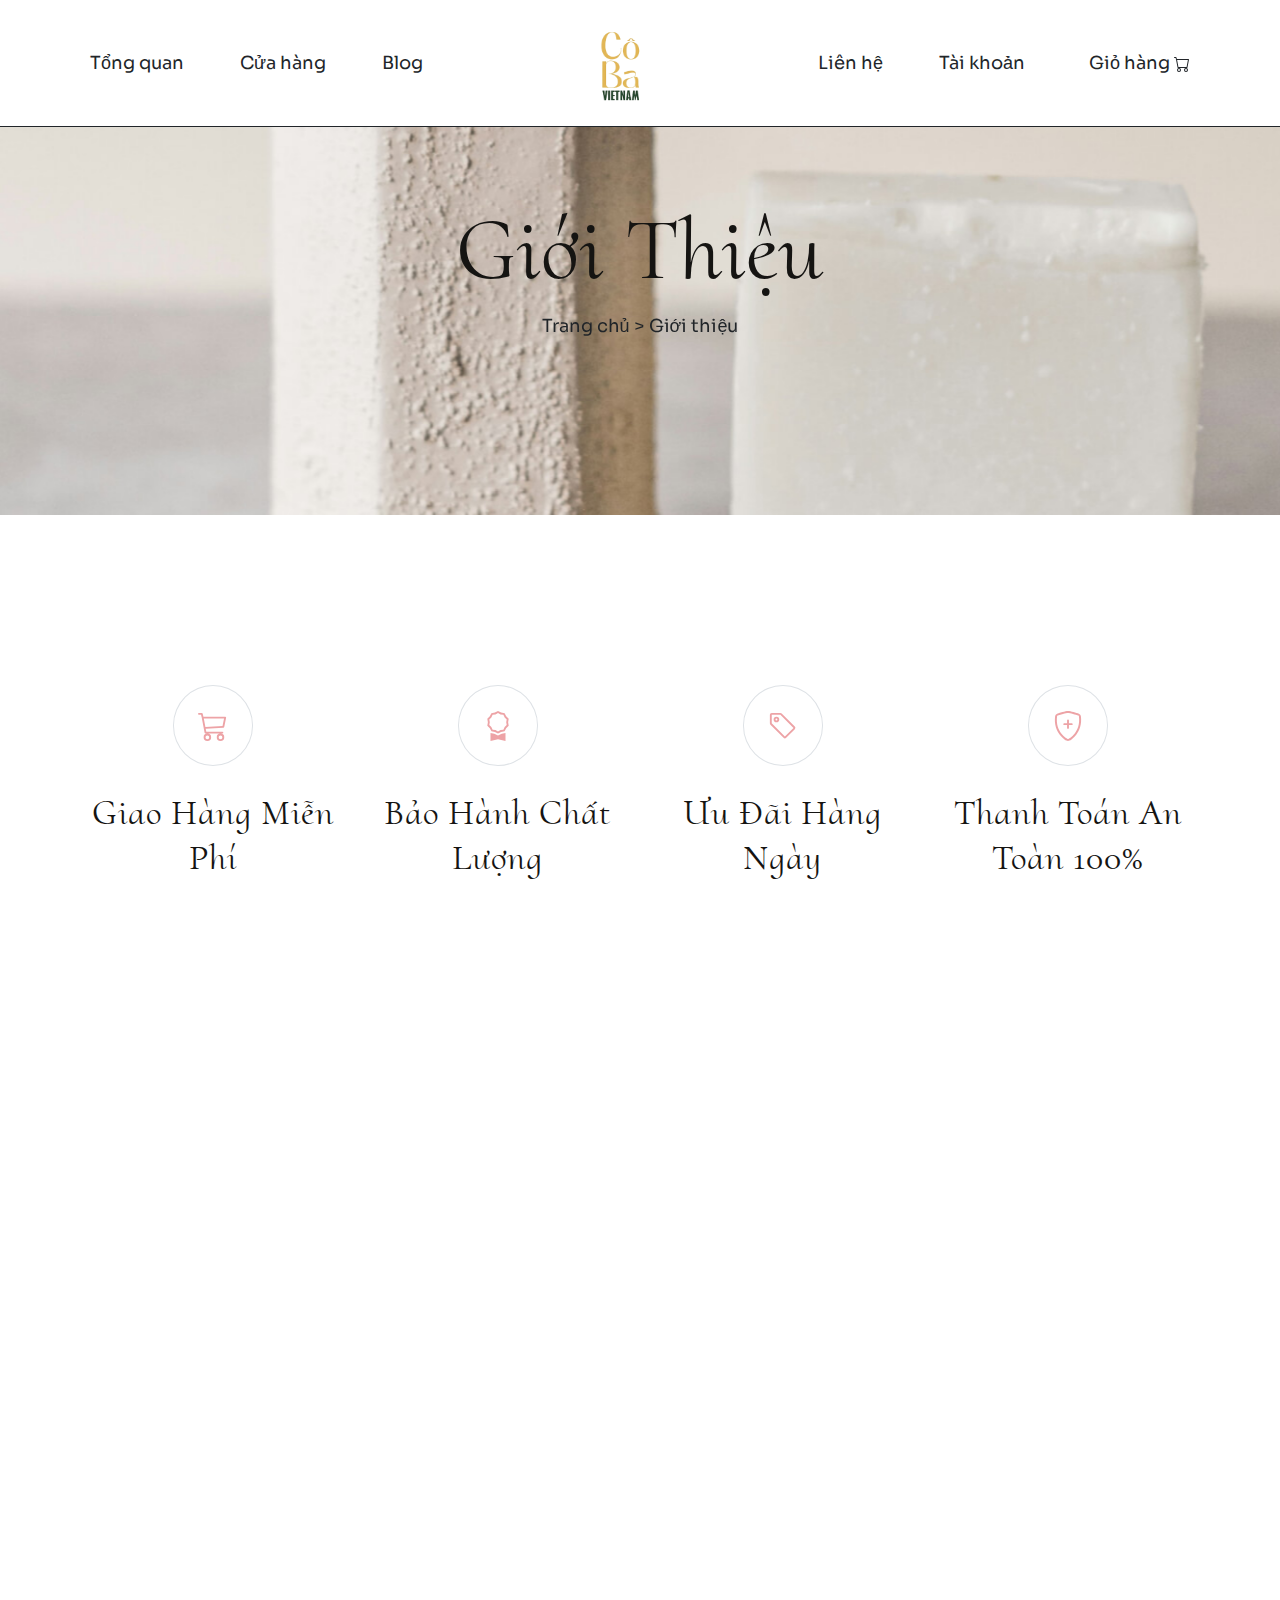
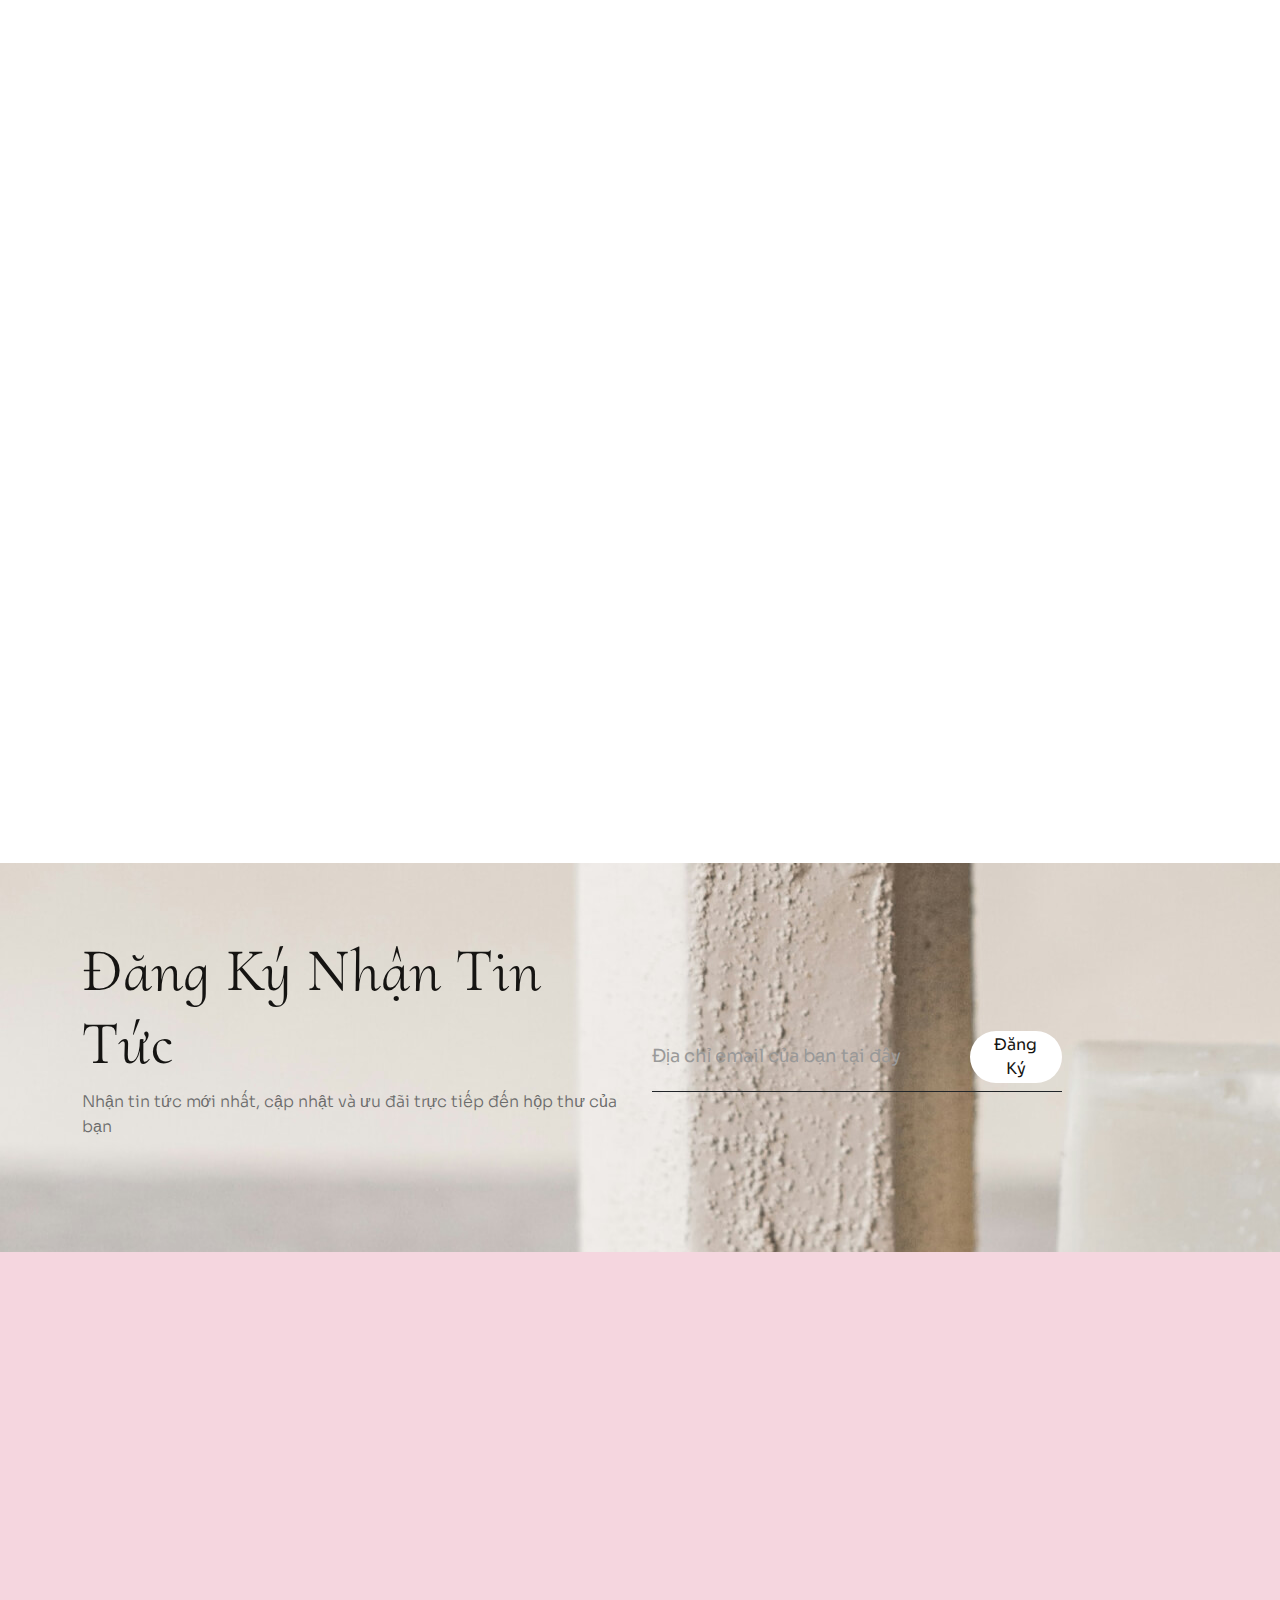
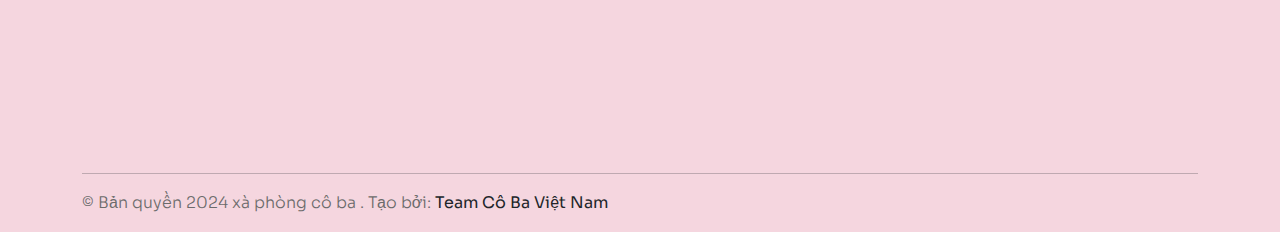
<file: about.html>
<!DOCTYPE html>
<html>
  <head>
    <title>Soapy</title>
    <meta charset="utf-8">
    <meta http-equiv="X-UA-Compatible" content="IE=edge">
    <meta name="viewport" content="width=device-width, initial-scale=1.0">
    <meta name="format-detection" content="telephone=no">
    <meta name="apple-mobile-web-app-capable" content="yes">
    <meta name="author" content="">
    <meta name="keywords" content="">
    <meta name="description" content="">
    <link rel="stylesheet" type="text/css" href="css/vendor.css">
    <link rel="stylesheet" type="text/css" href="css/bootstrap.min.css">
    <link rel="stylesheet" type="text/css" href="style.css">
    <link rel="stylesheet" type="text/css" href="css/reponsive.css">  
    <link rel="stylesheet" href="https://cdnjs.cloudflare.com/ajax/libs/font-awesome/6.0.0-beta3/css/all.min.css">
    <link rel="preconnect" href="https://fonts.googleapis.com">
    <link rel="preconnect" href="https://fonts.gstatic.com" crossorigin>
    <link href="https://fonts.googleapis.com/css2?family=Cormorant+Upright:wght@300;400;500;600;700&family=Sora:wght@100..800&display=swap" rel="stylesheet">
    <!-- script
    ================================================== -->
    <script src="js/modernizr.js"></script>
  </head>
  <body>
    <svg xmlns="http://www.w3.org/2000/svg" style="display: none;">
      <symbol xmlns="http://www.w3.org/2000/svg" id="angle-right" viewBox="0 0 32 32">
        <path fill="currentColor" d="M12.969 4.281L11.53 5.72L21.812 16l-10.28 10.281l1.437 1.438l11-11l.687-.719l-.687-.719z"/>
      </symbol>
      <symbol xmlns="http://www.w3.org/2000/svg" id="angle-left" viewBox="0 0 32 32">
        <path fill="currentColor" d="m19.031 4.281l-11 11l-.687.719l.687.719l11 11l1.438-1.438L10.187 16L20.47 5.719z"/>
      </symbol>
      <symbol xmlns="http://www.w3.org/2000/svg" id="chevron-down" viewBox="0 0 24 24">
        <path fill="currentColor" d="M7.41 8.58L12 13.17l4.59-4.59L18 10l-6 6l-6-6l1.41-1.42Z"/>
      </symbol>
      <symbol xmlns="http://www.w3.org/2000/svg" id="arrow-right" viewBox="0 0 32 32">
        <path fill="currentColor" d="M18.719 6.781L17.28 8.22L24.063 15H4v2h20.063l-6.782 6.781l1.438 1.438l8.5-8.5l.687-.719l-.687-.719z"/>
      </symbol>
      <symbol xmlns="http://www.w3.org/2000/svg" id="arrow-left" viewBox="0 0 32 32">
        <path fill="currentColor" d="m13.281 6.781l-8.5 8.5l-.687.719l.687.719l8.5 8.5l1.438-1.438L7.938 17H28v-2H7.937l6.782-6.781z"/>
      </symbol>
      <symbol xmlns="http://www.w3.org/2000/svg" id="play" viewBox="0 0 24 24">
        <path fill="currentColor" d="M8 5.14v14l11-7l-11-7Z"/>
      </symbol>
      <symbol xmlns="http://www.w3.org/2000/svg" id="facebook" viewBox="0 0 24 24">
        <path fill="currentColor" d="M9.198 21.5h4v-8.01h3.604l.396-3.98h-4V7.5a1 1 0 0 1 1-1h3v-4h-3a5 5 0 0 0-5 5v2.01h-2l-.396 3.98h2.396v8.01Z" />
      </symbol>
      <symbol xmlns="http://www.w3.org/2000/svg" id="youtube" viewBox="0 0 32 32">
        <path fill="currentColor" d="M29.41 9.26a3.5 3.5 0 0 0-2.47-2.47C24.76 6.2 16 6.2 16 6.2s-8.76 0-10.94.59a3.5 3.5 0 0 0-2.47 2.47A36.13 36.13 0 0 0 2 16a36.13 36.13 0 0 0 .59 6.74a3.5 3.5 0 0 0 2.47 2.47c2.18.59 10.94.59 10.94.59s8.76 0 10.94-.59a3.5 3.5 0 0 0 2.47-2.47A36.13 36.13 0 0 0 30 16a36.13 36.13 0 0 0-.59-6.74ZM13.2 20.2v-8.4l7.27 4.2Z" />
      </symbol>
      <symbol xmlns="http://www.w3.org/2000/svg" id="twitter" viewBox="0 0 256 256">
        <path fill="currentColor" d="m245.66 77.66l-29.9 29.9C209.72 177.58 150.67 232 80 232c-14.52 0-26.49-2.3-35.58-6.84c-7.33-3.67-10.33-7.6-11.08-8.72a8 8 0 0 1 3.85-11.93c.26-.1 24.24-9.31 39.47-26.84a110.93 110.93 0 0 1-21.88-24.2c-12.4-18.41-26.28-50.39-22-98.18a8 8 0 0 1 13.65-4.92c.35.35 33.28 33.1 73.54 43.72V88a47.87 47.87 0 0 1 14.36-34.3A46.87 46.87 0 0 1 168.1 40a48.66 48.66 0 0 1 41.47 24H240a8 8 0 0 1 5.66 13.66Z" />
      </symbol>
      <symbol xmlns="http://www.w3.org/2000/svg" id="instagram" viewBox="0 0 256 256">
        <path fill="currentColor" d="M128 80a48 48 0 1 0 48 48a48.05 48.05 0 0 0-48-48Zm0 80a32 32 0 1 1 32-32a32 32 0 0 1-32 32Zm48-136H80a56.06 56.06 0 0 0-56 56v96a56.06 56.06 0 0 0 56 56h96a56.06 56.06 0 0 0 56-56V80a56.06 56.06 0 0 0-56-56Zm40 152a40 40 0 0 1-40 40H80a40 40 0 0 1-40-40V80a40 40 0 0 1 40-40h96a40 40 0 0 1 40 40ZM192 76a12 12 0 1 1-12-12a12 12 0 0 1 12 12Z" />
      </symbol>
      <symbol xmlns="http://www.w3.org/2000/svg" id="linkedin" viewBox="0 0 24 24">
        <path fill="currentColor" d="M6.94 5a2 2 0 1 1-4-.002a2 2 0 0 1 4 .002zM7 8.48H3V21h4V8.48zm6.32 0H9.34V21h3.94v-6.57c0-3.66 4.77-4 4.77 0V21H22v-7.93c0-6.17-7.06-5.94-8.72-2.91l.04-1.68z" />
      </symbol>
      <symbol xmlns="http://www.w3.org/2000/svg" id="cart-outline" viewBox="0 0 16 16">
        <path fill="currentColor" d="M0 1.5A.5.5 0 0 1 .5 1H2a.5.5 0 0 1 .485.379L2.89 3H14.5a.5.5 0 0 1 .49.598l-1 5a.5.5 0 0 1-.465.401l-9.397.472L4.415 11H13a.5.5 0 0 1 0 1H4a.5.5 0 0 1-.491-.408L2.01 3.607 1.61 2H.5a.5.5 0 0 1-.5-.5zM3.102 4l.84 4.479 9.144-.459L13.89 4H3.102zM5 12a2 2 0 1 0 0 4 2 2 0 0 0 0-4zm7 0a2 2 0 1 0 0 4 2 2 0 0 0 0-4zm-7 1a1 1 0 1 1 0 2 1 1 0 0 1 0-2zm7 0a1 1 0 1 1 0 2 1 1 0 0 1 0-2z" />
      </symbol>
      <symbol xmlns="http://www.w3.org/2000/svg" id="quality" viewBox="0 0 16 16">
        <path fill="currentColor" d="M9.669.864 8 0 6.331.864l-1.858.282-.842 1.68-1.337 1.32L2.6 6l-.306 1.854 1.337 1.32.842 1.68 1.858.282L8 12l1.669-.864 1.858-.282.842-1.68 1.337-1.32L13.4 6l.306-1.854-1.337-1.32-.842-1.68L9.669.864zm1.196 1.193.684 1.365 1.086 1.072L12.387 6l.248 1.506-1.086 1.072-.684 1.365-1.51.229L8 10.874l-1.355-.702-1.51-.229-.684-1.365-1.086-1.072L3.614 6l-.25-1.506 1.087-1.072.684-1.365 1.51-.229L8 1.126l1.356.702 1.509.229z" />
        <path fill="currentColor" d="M4 11.794V16l4-1 4 1v-4.206l-2.018.306L8 13.126 6.018 12.1 4 11.794z" />
      </symbol>
      <symbol xmlns="http://www.w3.org/2000/svg" id="price-tag" viewBox="0 0 16 16">
        <path fill="currentColor" d="M6 4.5a1.5 1.5 0 1 1-3 0 1.5 1.5 0 0 1 3 0zm-1 0a.5.5 0 1 0-1 0 .5.5 0 0 0 1 0z" />
        <path fill="currentColor" d="M2 1h4.586a1 1 0 0 1 .707.293l7 7a1 1 0 0 1 0 1.414l-4.586 4.586a1 1 0 0 1-1.414 0l-7-7A1 1 0 0 1 1 6.586V2a1 1 0 0 1 1-1zm0 5.586 7 7L13.586 9l-7-7H2v4.586z" />
      </symbol>
      <symbol xmlns="http://www.w3.org/2000/svg" id="shield-plus" viewBox="0 0 16 16">
        <path fill="currentColor" d="M5.338 1.59a61.44 61.44 0 0 0-2.837.856.481.481 0 0 0-.328.39c-.554 4.157.726 7.19 2.253 9.188a10.725 10.725 0 0 0 2.287 2.233c.346.244.652.42.893.533.12.057.218.095.293.118a.55.55 0 0 0 .101.025.615.615 0 0 0 .1-.025c.076-.023.174-.061.294-.118.24-.113.547-.29.893-.533a10.726 10.726 0 0 0 2.287-2.233c1.527-1.997 2.807-5.031 2.253-9.188a.48.48 0 0 0-.328-.39c-.651-.213-1.75-.56-2.837-.855C9.552 1.29 8.531 1.067 8 1.067c-.53 0-1.552.223-2.662.524zM5.072.56C6.157.265 7.31 0 8 0s1.843.265 2.928.56c1.11.3 2.229.655 2.887.87a1.54 1.54 0 0 1 1.044 1.262c.596 4.477-.787 7.795-2.465 9.99a11.775 11.775 0 0 1-2.517 2.453 7.159 7.159 0 0 1-1.048.625c-.28.132-.581.24-.829.24s-.548-.108-.829-.24a7.158 7.158 0 0 1-1.048-.625 11.777 11.777 0 0 1-2.517-2.453C1.928 10.487.545 7.169 1.141 2.692A1.54 1.54 0 0 1 2.185 1.43 62.456 62.456 0 0 1 5.072.56z" />
        <path fill="currentColor" d="M8 4.5a.5.5 0 0 1 .5.5v1.5H10a.5.5 0 0 1 0 1H8.5V9a.5.5 0 0 1-1 0V7.5H6a.5.5 0 0 1 0-1h1.5V5a.5.5 0 0 1 .5-.5z" />
      </symbol>
    </svg>
    
    <div id="preloader">
      <div id="loader"></div>
    </div>
    <header id="header" class="site-header border-bottom border-dark" >
      <nav id="header-nav" class="navbar navbar-expand-lg px-3">
        <div class="container">
          <a class="navbar-brand d-lg-none" href="index.html">
            <img src="images/main-logo.png" class="logo">
          </a>
          <button class="navbar-toggler d-flex d-lg-none order-3 p-2" type="button" data-bs-toggle="offcanvas" data-bs-target="#bdNavbar" aria-controls="bdNavbar" aria-expanded="false" aria-label="Toggle navigation">Menu</button>
          <div class="offcanvas offcanvas-end" tabindex="-1" id="bdNavbar" aria-labelledby="bdNavbarOffcanvasLabel">
            <div class="offcanvas-header px-4 pb-0">
              <a class="navbar-brand d-none d-lg-block me-0" href="index.html">
                <img src="images/main-logo.png" class="logo" width="70px" height="100px">
              </a>
              <button type="button" class="btn-close btn-close-black" data-bs-dismiss="offcanvas" aria-label="Close" data-bs-target="#bdNavbar"></button>
            </div>
            <div class="offcanvas-body">
              <ul id="navbar" class="navbar-nav w-100 d-flex justify-content-between align-items-center">
                
                <ul class="list-unstyled d-lg-flex justify-content-md-between align-items-center">
                  <li class="nav-item">
                    <a class="nav-link ms-0" href="about.html">Tổng quan</a>
                  </li>

                  <li class="nav-item">
                    <a class="nav-link ms-0" href="shop.html">Cửa hàng</a>
                  </li>

                  <li class="nav-item">
                    <a class="nav-link ms-0" href="blog.html">Blog</a>
                  </li>
                 
                  <!-- <li class="nav-item dropdown">
                    <a class="nav-link dropdown-toggle ms-0" data-bs-toggle="dropdown" href="#" role="button" aria-expanded="false">Pages<svg class="bi" width="18" height="18"><use xlink:href="#chevron-down"></use></svg></a>
                    <ul class="dropdown-menu">
                      <li>
                        <a href="about.html" class="dropdown-item fs-5 fw-medium">About <span class="text-primary">(PRO)</span></a>
                      </li>
                      <li>
                        <a href="shop.html" class="dropdown-item fs-5 fw-medium">Shop <span class="text-primary">(PRO)</span></a>
                      </li>
                      <li>
                        <a href="single-product.html" class="dropdown-item fs-5 fw-medium">Single Product <span class="text-primary">(PRO)</span></a>
                      </li>
                      <li>
                        <a href="login.html" class="dropdown-item fs-5 fw-medium">Account <span class="text-primary">(PRO)</span></a>
                      </li>
                      <li>
                        <a href="cart.html" class="dropdown-item fs-5 fw-medium">Cart <span class="text-primary">(PRO)</span></a>
                      </li>
                      <li>
                        <a href="checkout.html" class="dropdown-item fs-5 fw-medium">Checkout <span class="text-primary">(PRO)</span></a>
                      </li>
                      <li>
                        <a href="blog.html" class="dropdown-item fs-5 fw-medium">Blog <span class="text-primary">(PRO)</span></a>
                      </li>
                      <li>
                        <a href="single-post.html" class="dropdown-item fs-5 fw-medium">Single Post <span class="text-primary">(PRO)</span></a>
                      </li>
                      <li>
                        <a href="contact.html" class="dropdown-item fs-5 fw-medium">Contact <span class="text-primary">(PRO)</span></a>
                      </li>
                      <li>
                        <a target="_blank" href="https://templatesjungle.gumroad.com/l/soapy-handmade-soap-ecommerce-website-template" class="dropdown-item fw-medium text-decoration-underline text-uppercase fs-5 fw-medium">Get Pro</a>
                      </li>
                    </ul>
                  </li>                   -->
                </ul>
                
                <a class="navbar-brand d-none d-lg-block me-0" href="index.html">
                  <img src="images/main-logo.png" class="logo" width="70px" height="100px">
                </a>

                <ul class="list-unstyled d-lg-flex justify-content-between align-items-center">
               
                

                  <li class="nav-item">
                    <a class="nav-link me-0" href="contact.html">Liên hệ</a>
                  </li>
                  <li class="nav-item">
                    <a class="nav-link me-0" href="LOGIN.html" style=" width: 110PX;">Tài khoản</a>
                  </li>
                  <li class="cart-dropdown nav-item dropdown">
                    <a class="nav-link dropdown-toggle me-0" data-bs-toggle="dropdown" href="#" role="button" aria-expanded="false">Giỏ hàng <svg xmlns="http://www.w3.org/2000/svg" width="16" height="16" fill="currentColor" class="bi bi-cart" viewBox="0 0 16 16">
                      <path d="M0 1.5A.5.5 0 0 1 .5 1H2a.5.5 0 0 1 .485.379L2.89 3H14.5a.5.5 0 0 1 .491.592l-1.5 8A.5.5 0 0 1 13 12H4a.5.5 0 0 1-.491-.408L2.01 3.607 1.61 2H.5a.5.5 0 0 1-.5-.5zM3.102 4l1.313 7h8.17l1.313-7H3.102zM5 12a2 2 0 1 0 0 4 2 2 0 0 0 0-4zm7 0a2 2 0 1 0 0 4 2 2 0 0 0 0-4zm-7 1a1 1 0 1 1 0 2 1 1 0 0 1 0-2zm7 0a1 1 0 1 1 0 2 1 1 0 0 1 0-2z"/>
                    </svg></a>
                    <div class="dropdown-menu dropdown-menu-end p-3">
                      <h4 class="d-flex justify-content-between align-items-center mb-3">
                        <span class="text-primary">GIỎ HÀNG CỦA BẠN</span>
                        <span class="badge bg-primary rounded-pill">2</span>
                      </h4>
                      <ul class="list-group mb-3">
                        <li class="list-group-item bg-transparent border-dark d-flex justify-content-between lh-sm">
                          <div>
                            <h5 class="card-title fs-5 text-uppercase">
                              <a href="single-product.html">Gentle Lavender Bliss</a>
                            </h5>
                            <small class="text-body-secondary">Một sự kết hợp bình tĩnh của tinh dầu oải hương.</small>
                          </div>
                          <span class="text-primary">$120</span>
                        </li>
                        <li class="list-group-item bg-transparent border-dark d-flex justify-content-between lh-sm">
                          <div>
                            <h5 class="card-title fs-5 text-uppercase">
                              <a href="single-product.html">Citrus Splash Delight</a>
                            </h5>
                            <small class="text-body-secondary">Sự kích thích từ sự kết hợp của tinh dầu cam.</small>
                          </div>
                          <span class="text-primary">$870</span>
                        </li>
                        <li class="list-group-item bg-transparent border-dark d-flex justify-content-between">
                          <span class="text-uppercase"><b>Tổng cộng (USD)</b></span>
                          <strong>$990</strong>
                        </li>
                      </ul>
                      <div class="d-flex flex-wrap justify-content-center">
                        <a href="cart.html" class="w-100 btn btn-dark mb-1" type="submit">Xem giỏ hàng</a>
                        <a href="checkout.html" class="w-100 btn btn-primary" type="submit">Tiến hành thanh toán</a>
                      </div>
                    </div>
                  </li>
                </ul>
              </ul>
            </div>
          </div>
        </div>
      </nav>
    </header>
    <section class="hero-section jarallax d-flex align-items-center justify-content-center padding-medium pb-5" style="background: url(images/hero-img.jpg) no-repeat;">
      <div class="hero-content">
        <div class="container">
          <div class="row">
            <div class="text-center padding-large no-padding-bottom">
              <h1>Giới thiệu</h1>
              <div class="breadcrumbs">
                <span class="item">
                  <a href="index.html">Trang chủ ></a>
                </span>
                <span class="item">Giới thiệu</span>
              </div>
            </div>
          </div>
        </div>
      </div>
    </section>
    <section id="company-services" class="padding-xlarge">
      <div class="container">
        <div class="row">
          <div class="col-lg-3 col-md-6 pb-3">
            <div class="icon-box text-center">
              <span class="icon-box-icon d-inline-block p-4 border border-accent rounded-circle mb-4">
                <svg width="30" height="30" class="cart-outline text-primary">
                  <use xlink:href="#cart-outline">
                </svg>
              </span>
              <div class="icon-box-content">
                <h4 class="card-title">Giao hàng miễn phí</h3>
              </div>
            </div>
          </div>
          <div class="col-lg-3 col-md-6 pb-3">
            <div class="icon-box text-center">
              <div class="icon-box-icon d-inline-block p-4 border border-accent rounded-circle mb-4">
                <svg width="30" height="30" class="quality text-primary">
                  <use xlink:href="#quality">
                </svg>
              </div>
              <div class="icon-box-content">
                <h4 class="card-title">Bảo hành chất lượng</h3>
              </div>
            </div>
          </div>
          <div class="col-lg-3 col-md-6 pb-3">
            <div class="icon-box text-center">
              <div class="icon-box-icon d-inline-block p-4 border border-accent rounded-circle mb-4">
                <svg width="30" height="30" class="price-tag text-primary">
                  <use xlink:href="#price-tag">
                </svg>
              </div>
              <div class="icon-box-content">
                <h4 class="card-title">Ưu đãi hàng ngày</h3>
              </div>
            </div>
          </div>
          <div class="col-lg-3 col-md-6 pb-3">
            <div class="icon-box text-center">
              <div class="icon-box-icon d-inline-block p-4 border border-accent rounded-circle mb-4">
                <svg width="30" height="30" class="shield-plus text-primary">
                  <use xlink:href="#shield-plus">
                </svg>
              </div>
              <div class="icon-box-content">
                <h4 class="card-title">Thanh toán an toàn 100%</h3>
              </div>
            </div>
          </div>
        </div>
      </div>
    </section>
    <section id="about" data-aos="fade" data-aos-once="true">
      <div class="container">
        <div class="row position-relative">
          <div class="col-lg-8">
            <div class="image-holder zoom-out">
              <img src="images/single-image3.jpg" alt="single" class="single-image img-fluid">
            </div>
          </div>
          <div class="about-content col-lg-4 m-auto top-0 end-0 bottom-0">
            <span class="title-accent fs-6 text-uppercase">Về chúng tôi</span>
            <h3 class="py-3">Chào mừng đến với Xà phòng Cô Ba Việt Nam, điểm đến một cửa hàng cho các xà phòng handmade chất lượng.</h3>
            <p>Chúng tôi tin vào sức mạnh của các thành phần tự nhiên để nuôi dưỡng và tái sinh làn da của bạn. Xà phòng của chúng tôi được chế tác với sự chăm sóc, sử dụng chỉ các thành phần thực vật và dầu thơm tốt nhất. Mỗi thanh là một chứng nhận cho cam kết của chúng tôi về chất lượng và bền vững. Tham gia chúng tôi trên một hành trình để tái khám phá và trải nghiệm sự khác biệt của xà phòng Cô Ba Việt Nam.</p>
          </div>
        </div>
      </div>
    </section>
    <section id="testimonials" class="position-relative margin-xlarge">
      <div class="container">
        <div class="row">
          <div class="offset-md-2 col-md-8">
            <h3 class="display-7 text-center mb-5" data-aos="fade" data-aos-easing="ease-in" data-aos-duration="1000" data-aos-once="true">Những gì khách hàng của chúng tôi nói</h3>
            <div class="review-content position-relative" data-aos="fade" data-aos-easing="ease-in" data-aos-duration="1500" data-aos-once="true">
              <div class="swiper testimonial-swiper">
                <div class="swiper-wrapper">
                  <div class="swiper-slide text-center d-flex justify-content-center">
                    <div class="review-item">
                      <blockquote class="fs-3 fw-light">“Tôi đã sử dụng xà phòng của Cô Ba Việt Nam và thấy rằng chúng thực sự hiệu quả trong việc dưỡng da. Da của tôi trở nên mềm mại và tươi sáng hơn.”</blockquote>
                  
                    </div>
                  </div>
                  <div class="swiper-slide text-center d-flex justify-content-center">
                    <div class="review-item">
                      <blockquote class="fs-3 fw-light">“Sau khi sử dụng xà phòng của Cô Ba Việt Nam, tôi đã trải nghiệm sự thay đổi rõ rệt trên da của mình. Da trở nên mềm mại, tươi sáng và khỏe mạnh hơn, đồng thời các vấn đề về da như mụn, thô ráp cũng được cải thiện đáng kể. Tôi thực sự ấn tượng với hiệu quả của sản phẩm này.”</blockquote>
                     
                    </div>
                  </div>
                  <div class="swiper-slide text-center d-flex justify-content-center">
                    <div class="review-item">
                      <blockquote class="fs-3 fw-light">“Tôi khuyên bạn nên thử xà phòng của Cô Ba Việt Nam. Chúng có thể giúp da bạn trở nên mềm mại, tươi sáng hơn và thậm chí cải thiện các vấn đề về da như mụn, thô ráp. Tôi đã trải nghiệm sự thay đổi rõ rệt trên da của mình sau khi sử dụng sản phẩm này.”</blockquote>
                    
                    </div>
                  </div>
                </div>
              </div>
            </div>
            <div class="swiper-buttons text-center mt-5" data-aos="fade" data-aos-easing="ease-in" data-aos-duration="1800" data-aos-once="true">
              <button class="swiper-prev testimonial-arrow-prev me-2">
                <svg width="41" height="41"><use xlink:href="#arrow-left"></use></svg>
              </button>
              <span>|</span>
              <button class="swiper-next testimonial-arrow-next ms-2">
                <svg width="41" height="41"><use xlink:href="#arrow-right"></use></svg>
              </button>
            </div>
          </div>
        </div>
      </div>
    </section>
    <section id="newsletter" class="bg-light padding-medium "style="background-image: url(images/hero-img.jpg);">
      <div class="container">
        <div class="newsletter">
          <div class="row">
            <div class="col-lg-6 col-md-12 title mb-4">
              <h2>Đăng ký nhận tin tức</h2>
              <p>Nhận tin tức mới nhất, cập nhật và ưu đãi trực tiếp đến hộp thư của bạn</p> 				
            </div>
            <form class="col-lg-6 col-md-12 d-flex align-items-center">
              <div class="d-flex w-75 border-bottom border-dark py-2">
                <input id="newsletter1" type="text" class="form-control border-0 p-0" placeholder="Địa chỉ email của bạn tại đây">
                <button class="btn border-0" type="button">Đăng ký</button>
              </div>
            </form>
          </div> 			
        </div>
      </div>
    </section>
    <footer id="footer" class="overflow-hidden padding-xlarge pb-0" style="background-color: #f5d6df;">
      <div class="container">
        <div class="row">
          <div class="footer-top-area pb-5">
            <div class="row d-flex flex-wrap justify-content-between">
              <div class="col-lg-3 col-sm-6 pb-3" data-aos="fade" data-aos-easing="ease-in" data-aos-duration="1000" data-aos-once="true">
                <div class="footer-menu">
                  <a class="navbar-brand d-none d-lg-block me-0" href="index.html">
                    <img src="images/main-logo.png" class="logo" width="70px" height="100px">
                  </a>
                  <p>Chúng tôi tự hào mang đến những sản phẩm xà phòng thủ công chất lượng cao, được làm từ những nguyên liệu tự nhiên tốt nhất.</p>
                </div>
              </div>
              <div class="col-lg-2 col-sm-6 pb-3" data-aos="fade" data-aos-easing="ease-in" data-aos-duration="1200" data-aos-once="true">
                <div class="footer-menu">
                  <h4 class="widget-title pb-2">Liên Kết Nhanh</h4>
                  <ul class="menu-list list-unstyled">
                    <li class="menu-item pb-2">
                      <a href="about.html">Giới Thiệu</a>
                    </li>
                    <li class="menu-item pb-2">
                      <a href="shop.html">Cửa Hàng</a>
                    </li>
                    <li class="menu-item pb-2">
                      <a href="contact.html">Liên Hệ</a>
                    </li>
                    <li class="menu-item pb-2">
                      <a href="login.html">Tài Khoản</a>
                    </li>
                  </ul>
                </div>
              </div>
              <div class="col-lg-3 col-sm-6 pb-3" data-aos="fade" data-aos-easing="ease-in" data-aos-duration="1400" data-aos-once="true">
                <div class="footer-menu contact-item">
                  <h4 class="widget-title pb-2">Thông Tin Liên Hệ</h4>
                  <ul class="menu-list list-unstyled">
                    <li class="menu-item pb-2">
                      <a href="#">123 Đường Lê Lợi, Quận 1, TP.HCM</a>
                    </li>
                    <li class="menu-item pb-2">
                      <a href="#">+84 123 456 789</a>
                    </li>
                    <li class="menu-item pb-2">
                      <a href="mailto:">info@xabongcoba.com</a>
                    </li>
                  </ul>
                </div>
              </div>
              <div class="col-lg-3 col-sm-6 pb-3" data-aos="fade" data-aos-easing="ease-in" data-aos-duration="1600" data-aos-once="true">
                <div class="footer-menu">
                  <h4 class="widget-title pb-2">Mạng Xã Hội</h4>
                  <p>Theo dõi chúng tôi trên các nền tảng mạng xã hội để cập nhật thông tin mới nhất.</p>
                  <div class="social-links">
                    <ul class="d-flex list-unstyled">
                      <li>
                        <a href="https://www.facebook.com/profile.php?id=61567610646372" >
                          <svg class="facebook">
                            <use xlink:href="#facebook">
                          </svg>
                        </a>
                      </li>
                      
                      <li>
                        <a href="https://www.tiktok.com/@cobavnsoap" style="color: #aeaeae ">
                         <i class="fab fa-tiktok" style="font-size: 0.85em;"></i>
                        </a>
                      </li>
                      <li>
                        <a href="https://www.instagram.com/cobavnsoap/">
                          <svg class="instagram">
                            <use xlink:href="#instagram">
                          </svg>
                        </a>
                      </li>
                    
                      <li>
                        <a href="https://www.youtube.com/channel/UC8fQR-avkHNKMTBbVNuuQAA">
                          <svg class="youtube">
                            <use xlink:href="#youtube">
                          </svg>
                        </a>
                      </li>
                    </ul>
                  </div>
                </div>
              </div>
            </div>
          </div>
        </div>
        <hr>
      </div>
      <div id="footer-bottom">
        <div class="container">
          <div class="row d-flex flex-wrap justify-content-between">
            <div class="col-12">
              <div class="copyright">
                <p>© Bản quyền 2024 xà phòng cô ba . Tạo bởi: <a href="https://templatesjungle.com/" target="_blank"><b>Team Cô Ba Việt Nam</b></a> </p>
              </div>
            </div>
          </div>
        </div>
      </div>
    </footer>
 
    
    <script src="js/jquery-1.11.0.min.js"></script>
    <script type="text/javascript" src="js/bootstrap.bundle.min.js"></script>
    <script type="text/javascript" src="js/plugins.js"></script>
    <script type="text/javascript" src="js/script.js"></script>
  </body>
</html>
</file>
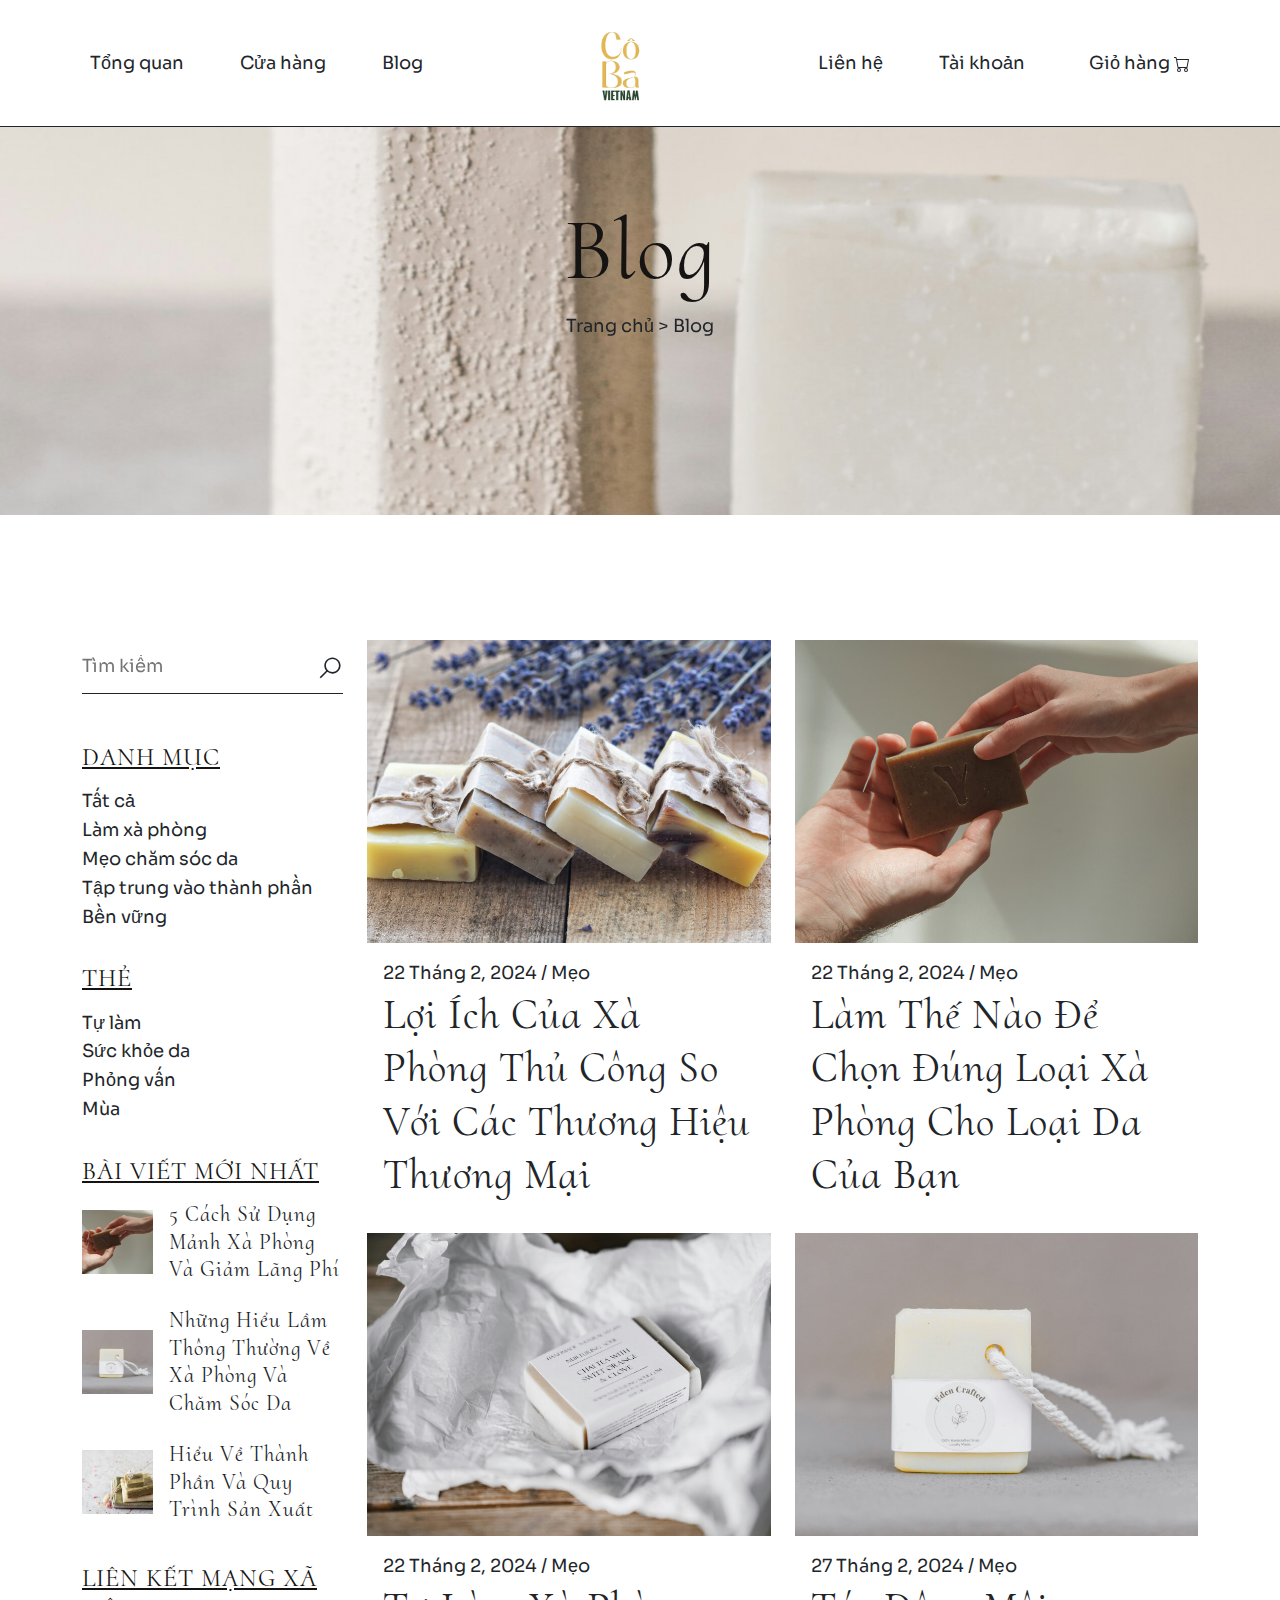
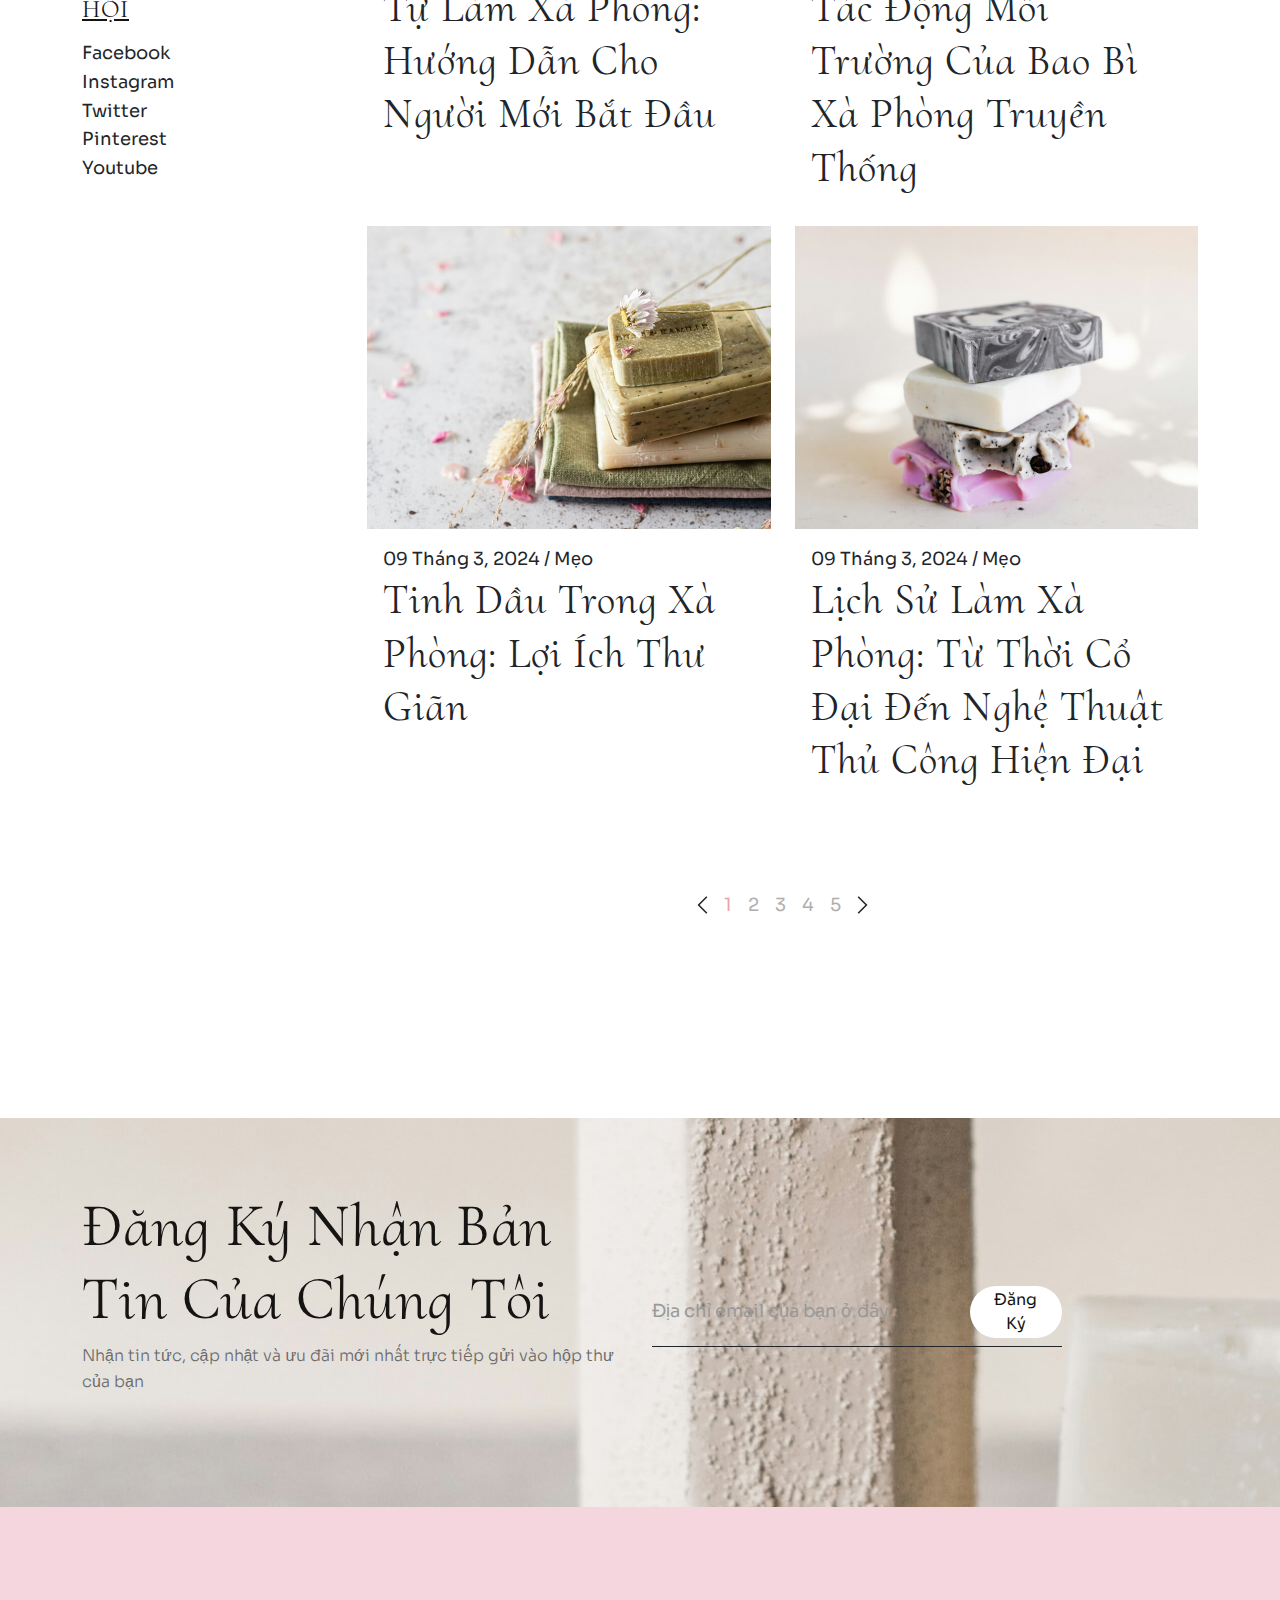
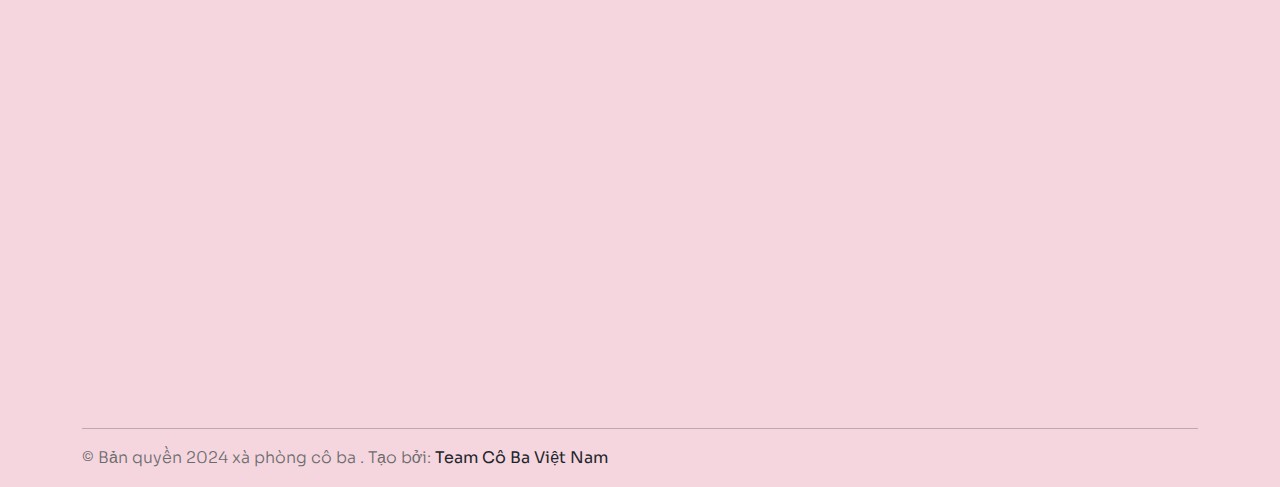
<file: blog.html>
<!DOCTYPE html>
<html>
  <head>
    <title>Soapy - Handmade Soap eCommerce Website Template</title>
    <meta charset="utf-8">
    <meta http-equiv="X-UA-Compatible" content="IE=edge">
    <meta name="viewport" content="width=device-width, initial-scale=1.0">
    <meta name="format-detection" content="telephone=no">
    <meta name="apple-mobile-web-app-capable" content="yes">
    <meta name="author" content="">
    <meta name="keywords" content="">
    <meta name="description" content="">
    <link rel="stylesheet" type="text/css" href="css/vendor.css">
    <link rel="stylesheet" type="text/css" href="css/bootstrap.min.css">
    <link rel="stylesheet" type="text/css" href="style.css">
    <link rel="stylesheet" type="text/css" href="css/reponsive.css">  
    <link rel="stylesheet" href="https://cdnjs.cloudflare.com/ajax/libs/font-awesome/6.0.0-beta3/css/all.min.css">
    <link rel="preconnect" href="https://fonts.googleapis.com">
    <link rel="preconnect" href="https://fonts.gstatic.com" crossorigin>
    <link href="https://fonts.googleapis.com/css2?family=Cormorant+Upright:wght@300;400;500;600;700&family=Sora:wght@100..800&display=swap" rel="stylesheet">
    <!-- script
    ================================================== -->
    <script src="js/modernizr.js"></script>
  </head>
  <body>
    <svg xmlns="http://www.w3.org/2000/svg" style="display: none;">
      <symbol id="search" xmlns="http://www.w3.org/2000/svg" viewBox="0 0 32 32">
        <path fill="currentColor" d="M19 3C13.488 3 9 7.488 9 13c0 2.395.84 4.59 2.25 6.313L3.281 27.28l1.439 1.44l7.968-7.969A9.922 9.922 0 0 0 19 23c5.512 0 10-4.488 10-10S24.512 3 19 3zm0 2c4.43 0 8 3.57 8 8s-3.57 8-8 8s-8-3.57-8-8s3.57-8 8-8z" />
      </symbol>
      <symbol xmlns="http://www.w3.org/2000/svg" id="angle-right" viewBox="0 0 32 32">
        <path fill="currentColor" d="M12.969 4.281L11.53 5.72L21.812 16l-10.28 10.281l1.437 1.438l11-11l.687-.719l-.687-.719z"/>
      </symbol>
      <symbol xmlns="http://www.w3.org/2000/svg" id="angle-left" viewBox="0 0 32 32">
        <path fill="currentColor" d="m19.031 4.281l-11 11l-.687.719l.687.719l11 11l1.438-1.438L10.187 16L20.47 5.719z"/>
      </symbol>
      <symbol xmlns="http://www.w3.org/2000/svg" id="chevron-down" viewBox="0 0 24 24">
        <path fill="currentColor" d="M7.41 8.58L12 13.17l4.59-4.59L18 10l-6 6l-6-6l1.41-1.42Z"/>
      </symbol>
      <symbol xmlns="http://www.w3.org/2000/svg" id="arrow-right" viewBox="0 0 32 32">
        <path fill="currentColor" d="M18.719 6.781L17.28 8.22L24.063 15H4v2h20.063l-6.782 6.781l1.438 1.438l8.5-8.5l.687-.719l-.687-.719z"/>
      </symbol>
      <symbol xmlns="http://www.w3.org/2000/svg" id="arrow-left" viewBox="0 0 32 32">
        <path fill="currentColor" d="m13.281 6.781l-8.5 8.5l-.687.719l.687.719l8.5 8.5l1.438-1.438L7.938 17H28v-2H7.937l6.782-6.781z"/>
      </symbol>
      <symbol xmlns="http://www.w3.org/2000/svg" id="play" viewBox="0 0 24 24">
        <path fill="currentColor" d="M8 5.14v14l11-7l-11-7Z"/>
      </symbol>
      <symbol xmlns="http://www.w3.org/2000/svg" id="facebook" viewBox="0 0 24 24">
        <path fill="currentColor" d="M9.198 21.5h4v-8.01h3.604l.396-3.98h-4V7.5a1 1 0 0 1 1-1h3v-4h-3a5 5 0 0 0-5 5v2.01h-2l-.396 3.98h2.396v8.01Z" />
      </symbol>
      <symbol xmlns="http://www.w3.org/2000/svg" id="youtube" viewBox="0 0 32 32">
        <path fill="currentColor" d="M29.41 9.26a3.5 3.5 0 0 0-2.47-2.47C24.76 6.2 16 6.2 16 6.2s-8.76 0-10.94.59a3.5 3.5 0 0 0-2.47 2.47A36.13 36.13 0 0 0 2 16a36.13 36.13 0 0 0 .59 6.74a3.5 3.5 0 0 0 2.47 2.47c2.18.59 10.94.59 10.94.59s8.76 0 10.94-.59a3.5 3.5 0 0 0 2.47-2.47A36.13 36.13 0 0 0 30 16a36.13 36.13 0 0 0-.59-6.74ZM13.2 20.2v-8.4l7.27 4.2Z" />
      </symbol>
      <symbol xmlns="http://www.w3.org/2000/svg" id="twitter" viewBox="0 0 256 256">
        <path fill="currentColor" d="m245.66 77.66l-29.9 29.9C209.72 177.58 150.67 232 80 232c-14.52 0-26.49-2.3-35.58-6.84c-7.33-3.67-10.33-7.6-11.08-8.72a8 8 0 0 1 3.85-11.93c.26-.1 24.24-9.31 39.47-26.84a110.93 110.93 0 0 1-21.88-24.2c-12.4-18.41-26.28-50.39-22-98.18a8 8 0 0 1 13.65-4.92c.35.35 33.28 33.1 73.54 43.72V88a47.87 47.87 0 0 1 14.36-34.3A46.87 46.87 0 0 1 168.1 40a48.66 48.66 0 0 1 41.47 24H240a8 8 0 0 1 5.66 13.66Z" />
      </symbol>
      <symbol xmlns="http://www.w3.org/2000/svg" id="instagram" viewBox="0 0 256 256">
        <path fill="currentColor" d="M128 80a48 48 0 1 0 48 48a48.05 48.05 0 0 0-48-48Zm0 80a32 32 0 1 1 32-32a32 32 0 0 1-32 32Zm48-136H80a56.06 56.06 0 0 0-56 56v96a56.06 56.06 0 0 0 56 56h96a56.06 56.06 0 0 0 56-56V80a56.06 56.06 0 0 0-56-56Zm40 152a40 40 0 0 1-40 40H80a40 40 0 0 1-40-40V80a40 40 0 0 1 40-40h96a40 40 0 0 1 40 40ZM192 76a12 12 0 1 1-12-12a12 12 0 0 1 12 12Z" />
      </symbol>
      <symbol xmlns="http://www.w3.org/2000/svg" id="linkedin" viewBox="0 0 24 24">
        <path fill="currentColor" d="M6.94 5a2 2 0 1 1-4-.002a2 2 0 0 1 4 .002zM7 8.48H3V21h4V8.48zm6.32 0H9.34V21h3.94v-6.57c0-3.66 4.77-4 4.77 0V21H22v-7.93c0-6.17-7.06-5.94-8.72-2.91l.04-1.68z" />
      </symbol>
      <symbol xmlns="http://www.w3.org/2000/svg" id="cart-outline" viewBox="0 0 16 16">
        <path fill="currentColor" d="M0 1.5A.5.5 0 0 1 .5 1H2a.5.5 0 0 1 .485.379L2.89 3H14.5a.5.5 0 0 1 .49.598l-1 5a.5.5 0 0 1-.465.401l-9.397.472L4.415 11H13a.5.5 0 0 1 0 1H4a.5.5 0 0 1-.491-.408L2.01 3.607 1.61 2H.5a.5.5 0 0 1-.5-.5zM3.102 4l.84 4.479 9.144-.459L13.89 4H3.102zM5 12a2 2 0 1 0 0 4 2 2 0 0 0 0-4zm7 0a2 2 0 1 0 0 4 2 2 0 0 0 0-4zm-7 1a1 1 0 1 1 0 2 1 1 0 0 1 0-2zm7 0a1 1 0 1 1 0 2 1 1 0 0 1 0-2z" />
      </symbol>
      <symbol xmlns="http://www.w3.org/2000/svg" id="quality" viewBox="0 0 16 16">
        <path fill="currentColor" d="M9.669.864 8 0 6.331.864l-1.858.282-.842 1.68-1.337 1.32L2.6 6l-.306 1.854 1.337 1.32.842 1.68 1.858.282L8 12l1.669-.864 1.858-.282.842-1.68 1.337-1.32L13.4 6l.306-1.854-1.337-1.32-.842-1.68L9.669.864zm1.196 1.193.684 1.365 1.086 1.072L12.387 6l.248 1.506-1.086 1.072-.684 1.365-1.51.229L8 10.874l-1.355-.702-1.51-.229-.684-1.365-1.086-1.072L3.614 6l-.25-1.506 1.087-1.072.684-1.365 1.51-.229L8 1.126l1.356.702 1.509.229z" />
        <path fill="currentColor" d="M4 11.794V16l4-1 4 1v-4.206l-2.018.306L8 13.126 6.018 12.1 4 11.794z" />
      </symbol>
      <symbol xmlns="http://www.w3.org/2000/svg" id="price-tag" viewBox="0 0 16 16">
        <path fill="currentColor" d="M6 4.5a1.5 1.5 0 1 1-3 0 1.5 1.5 0 0 1 3 0zm-1 0a.5.5 0 1 0-1 0 .5.5 0 0 0 1 0z" />
        <path fill="currentColor" d="M2 1h4.586a1 1 0 0 1 .707.293l7 7a1 1 0 0 1 0 1.414l-4.586 4.586a1 1 0 0 1-1.414 0l-7-7A1 1 0 0 1 1 6.586V2a1 1 0 0 1 1-1zm0 5.586 7 7L13.586 9l-7-7H2v4.586z" />
      </symbol>
      <symbol xmlns="http://www.w3.org/2000/svg" id="shield-plus" viewBox="0 0 16 16">
        <path fill="currentColor" d="M5.338 1.59a61.44 61.44 0 0 0-2.837.856.481.481 0 0 0-.328.39c-.554 4.157.726 7.19 2.253 9.188a10.725 10.725 0 0 0 2.287 2.233c.346.244.652.42.893.533.12.057.218.095.293.118a.55.55 0 0 0 .101.025.615.615 0 0 0 .1-.025c.076-.023.174-.061.294-.118.24-.113.547-.29.893-.533a10.726 10.726 0 0 0 2.287-2.233c1.527-1.997 2.807-5.031 2.253-9.188a.48.48 0 0 0-.328-.39c-.651-.213-1.75-.56-2.837-.855C9.552 1.29 8.531 1.067 8 1.067c-.53 0-1.552.223-2.662.524zM5.072.56C6.157.265 7.31 0 8 0s1.843.265 2.928.56c1.11.3 2.229.655 2.887.87a1.54 1.54 0 0 1 1.044 1.262c.596 4.477-.787 7.795-2.465 9.99a11.775 11.775 0 0 1-2.517 2.453 7.159 7.159 0 0 1-1.048.625c-.28.132-.581.24-.829.24s-.548-.108-.829-.24a7.158 7.158 0 0 1-1.048-.625 11.777 11.777 0 0 1-2.517-2.453C1.928 10.487.545 7.169 1.141 2.692A1.54 1.54 0 0 1 2.185 1.43 62.456 62.456 0 0 1 5.072.56z" />
        <path fill="currentColor" d="M8 4.5a.5.5 0 0 1 .5.5v1.5H10a.5.5 0 0 1 0 1H8.5V9a.5.5 0 0 1-1 0V7.5H6a.5.5 0 0 1 0-1h1.5V5a.5.5 0 0 1 .5-.5z" />
      </symbol>
      <symbol id="star-fill" xmlns="http://www.w3.org/2000/svg" viewBox="0 0 16 16">
        <path fill="currentColor" d="M3.612 15.443c-.386.198-.824-.149-.746-.592l.83-4.73L.173 6.765c-.329-.314-.158-.888.283-.95l4.898-.696L7.538.792c.197-.39.73-.39.927 0l2.184 4.327 4.898.696c.441.062.612.636.282.95l-3.522 3.356.83 4.73c.078.443-.36.79-.746.592L8 13.187l-4.389 2.256z" />
      </symbol>
      <symbol id="star-empty" xmlns="http://www.w3.org/2000/svg" viewBox="0 0 16 16">
        <path fill="currentColor" d="M2.866 14.85c-.078.444.36.791.746.593l4.39-2.256 4.389 2.256c.386.198.824-.149.746-.592l-.83-4.73 3.522-3.356c.33-.314.16-.888-.282-.95l-4.898-.696L8.465.792a.513.513 0 0 0-.927 0L5.354 5.12l-4.898.696c-.441.062-.612.636-.283.95l3.523 3.356-.83 4.73zm4.905-2.767-3.686 1.894.694-3.957a.565.565 0 0 0-.163-.505L1.71 6.745l4.052-.576a.525.525 0 0 0 .393-.288L8 2.223l1.847 3.658a.525.525 0 0 0 .393.288l4.052.575-2.906 2.77a.565.565 0 0 0-.163.506l.694 3.957-3.686-1.894a.503.503 0 0 0-.461 0z" />
      </symbol>
      <symbol id="star-half" xmlns="http://www.w3.org/2000/svg" viewBox="0 0 16 16">
        <path fill="currentColor" d="M5.354 5.119 7.538.792A.516.516 0 0 1 8 .5c.183 0 .366.097.465.292l2.184 4.327 4.898.696A.537.537 0 0 1 16 6.32a.548.548 0 0 1-.17.445l-3.523 3.356.83 4.73c.078.443-.36.79-.746.592L8 13.187l-4.389 2.256a.52.52 0 0 1-.146.05c-.342.06-.668-.254-.6-.642l.83-4.73L.173 6.765a.55.55 0 0 1-.172-.403.58.58 0 0 1 .085-.302.513.513 0 0 1 .37-.245l4.898-.696zM8 12.027a.5.5 0 0 1 .232.056l3.686 1.894-.694-3.957a.565.565 0 0 1 .162-.505l2.907-2.77-4.052-.576a.525.525 0 0 1-.393-.288L8.001 2.223 8 2.226v9.8z" />
      </symbol>
      <symbol xmlns="http://www.w3.org/2000/svg" id="plus" viewBox="0 0 24 24">
        <path fill="currentColor" d="M19 11h-6V5a1 1 0 0 0-2 0v6H5a1 1 0 0 0 0 2h6v6a1 1 0 0 0 2 0v-6h6a1 1 0 0 0 0-2Z"/>
      </symbol>
      <symbol xmlns="http://www.w3.org/2000/svg" id="minus" viewBox="0 0 24 24">
        <path fill="currentColor" d="M19 11H5a1 1 0 0 0 0 2h14a1 1 0 0 0 0-2Z"/>
      </symbol>
    </svg>
    
    <div id="preloader">
      <div id="loader"></div>
    </div>
    <header id="header" class="site-header border-bottom border-dark" >
      <nav id="header-nav" class="navbar navbar-expand-lg px-3">
        <div class="container">
          <a class="navbar-brand d-lg-none" href="index.html">
            <img src="images/main-logo.png" class="logo">
          </a>
          <button class="navbar-toggler d-flex d-lg-none order-3 p-2" type="button" data-bs-toggle="offcanvas" data-bs-target="#bdNavbar" aria-controls="bdNavbar" aria-expanded="false" aria-label="Toggle navigation">Menu</button>
          <div class="offcanvas offcanvas-end" tabindex="-1" id="bdNavbar" aria-labelledby="bdNavbarOffcanvasLabel">
            <div class="offcanvas-header px-4 pb-0">
              <a class="navbar-brand d-none d-lg-block me-0" href="index.html">
                <img src="images/main-logo.png" class="logo" width="70px" height="100px">
              </a>
              <button type="button" class="btn-close btn-close-black" data-bs-dismiss="offcanvas" aria-label="Close" data-bs-target="#bdNavbar"></button>
            </div>
            <div class="offcanvas-body">
              <ul id="navbar" class="navbar-nav w-100 d-flex justify-content-between align-items-center">
                
                <ul class="list-unstyled d-lg-flex justify-content-md-between align-items-center">
                  <li class="nav-item">
                    <a class="nav-link ms-0" href="about.html">Tổng quan</a>
                  </li>

                  <li class="nav-item">
                    <a class="nav-link ms-0" href="shop.html">Cửa hàng</a>
                  </li>

                  <li class="nav-item">
                    <a class="nav-link ms-0" href="blog.html">Blog</a>
                  </li>
                 
                  <!-- <li class="nav-item dropdown">
                    <a class="nav-link dropdown-toggle ms-0" data-bs-toggle="dropdown" href="#" role="button" aria-expanded="false">Pages<svg class="bi" width="18" height="18"><use xlink:href="#chevron-down"></use></svg></a>
                    <ul class="dropdown-menu">
                      <li>
                        <a href="about.html" class="dropdown-item fs-5 fw-medium">About <span class="text-primary">(PRO)</span></a>
                      </li>
                      <li>
                        <a href="shop.html" class="dropdown-item fs-5 fw-medium">Shop <span class="text-primary">(PRO)</span></a>
                      </li>
                      <li>
                        <a href="single-product.html" class="dropdown-item fs-5 fw-medium">Single Product <span class="text-primary">(PRO)</span></a>
                      </li>
                      <li>
                        <a href="login.html" class="dropdown-item fs-5 fw-medium">Account <span class="text-primary">(PRO)</span></a>
                      </li>
                      <li>
                        <a href="cart.html" class="dropdown-item fs-5 fw-medium">Cart <span class="text-primary">(PRO)</span></a>
                      </li>
                      <li>
                        <a href="checkout.html" class="dropdown-item fs-5 fw-medium">Checkout <span class="text-primary">(PRO)</span></a>
                      </li>
                      <li>
                        <a href="blog.html" class="dropdown-item fs-5 fw-medium">Blog <span class="text-primary">(PRO)</span></a>
                      </li>
                      <li>
                        <a href="single-post.html" class="dropdown-item fs-5 fw-medium">Single Post <span class="text-primary">(PRO)</span></a>
                      </li>
                      <li>
                        <a href="contact.html" class="dropdown-item fs-5 fw-medium">Contact <span class="text-primary">(PRO)</span></a>
                      </li>
                      <li>
                        <a target="_blank" href="https://templatesjungle.gumroad.com/l/soapy-handmade-soap-ecommerce-website-template" class="dropdown-item fw-medium text-decoration-underline text-uppercase fs-5 fw-medium">Get Pro</a>
                      </li>
                    </ul>
                  </li>                   -->
                </ul>
                
                <a class="navbar-brand d-none d-lg-block me-0" href="index.html">
                  <img src="images/main-logo.png" class="logo" width="70px" height="100px">
                </a>

                <ul class="list-unstyled d-lg-flex justify-content-between align-items-center">
               
                

                  <li class="nav-item">
                    <a class="nav-link me-0" href="contact.html">Liên hệ</a>
                  </li>
                  <li class="nav-item">
                    <a class="nav-link me-0" href="LOGIN.html" style=" width: 110PX;">Tài khoản</a>
                  </li>
                  <li class="cart-dropdown nav-item dropdown">
                    <a class="nav-link dropdown-toggle me-0" data-bs-toggle="dropdown" href="#" role="button" aria-expanded="false">Giỏ hàng <svg xmlns="http://www.w3.org/2000/svg" width="16" height="16" fill="currentColor" class="bi bi-cart" viewBox="0 0 16 16">
                      <path d="M0 1.5A.5.5 0 0 1 .5 1H2a.5.5 0 0 1 .485.379L2.89 3H14.5a.5.5 0 0 1 .491.592l-1.5 8A.5.5 0 0 1 13 12H4a.5.5 0 0 1-.491-.408L2.01 3.607 1.61 2H.5a.5.5 0 0 1-.5-.5zM3.102 4l1.313 7h8.17l1.313-7H3.102zM5 12a2 2 0 1 0 0 4 2 2 0 0 0 0-4zm7 0a2 2 0 1 0 0 4 2 2 0 0 0 0-4zm-7 1a1 1 0 1 1 0 2 1 1 0 0 1 0-2zm7 0a1 1 0 1 1 0 2 1 1 0 0 1 0-2z"/>
                    </svg></a>
                    <div class="dropdown-menu dropdown-menu-end p-3">
                      <h4 class="d-flex justify-content-between align-items-center mb-3">
                        <span class="text-primary">GIỎ HÀNG CỦA BẠN</span>
                        <span class="badge bg-primary rounded-pill">2</span>
                      </h4>
                      <ul class="list-group mb-3">
                        <li class="list-group-item bg-transparent border-dark d-flex justify-content-between lh-sm">
                          <div>
                            <h5 class="card-title fs-5 text-uppercase">
                              <a href="single-product.html">Gentle Lavender Bliss</a>
                            </h5>
                            <small class="text-body-secondary">Một sự kết hợp bình tĩnh của tinh dầu oải hương.</small>
                          </div>
                          <span class="text-primary">$120</span>
                        </li>
                        <li class="list-group-item bg-transparent border-dark d-flex justify-content-between lh-sm">
                          <div>
                            <h5 class="card-title fs-5 text-uppercase">
                              <a href="single-product.html">Citrus Splash Delight</a>
                            </h5>
                            <small class="text-body-secondary">Sự kích thích từ sự kết hợp của tinh dầu cam.</small>
                          </div>
                          <span class="text-primary">$870</span>
                        </li>
                        <li class="list-group-item bg-transparent border-dark d-flex justify-content-between">
                          <span class="text-uppercase"><b>Tổng cộng (USD)</b></span>
                          <strong>$990</strong>
                        </li>
                      </ul>
                      <div class="d-flex flex-wrap justify-content-center">
                        <a href="cart.html" class="w-100 btn btn-dark mb-1" type="submit">Xem giỏ hàng</a>
                        <a href="checkout.html" class="w-100 btn btn-primary" type="submit">Tiến hành thanh toán</a>
                      </div>
                    </div>
                  </li>
                </ul>
              </ul>
            </div>
          </div>
        </div>
      </nav>
    </header>
    <section class="hero-section jarallax d-flex align-items-center justify-content-center padding-medium pb-5" style="background: url(images/hero-img.jpg) no-repeat;">
      <div class="hero-content">
        <div class="container">
          <div class="row">
            <div class="text-center padding-large no-padding-bottom">
              <h1>Blog</h1>
              <div class="breadcrumbs">
                <span class="item">
                  <a href="index.html">Trang chủ ></a>
                </span>
                <span class="item">Blog</span>
              </div>
            </div>
          </div>
        </div>
      </div>
    </section>
    <section class="post-grid padding-large">
      <div class="container">
        <div class="row d-flex flex-wrap">
          <aside class="col-md-3">
            <div class="sidebar mb-5">
              <div class="widget-menu">
                <div class="widget-search-bar">
                  <form role="search" method="get" class="position-relative d-flex justify-content-between align-items-center border-bottom border-dark py-1">
                    <input class="search-field" placeholder="Tìm kiếm" type="search">
                    <div class="search-icon position-absolute end-0">
                      <a href="#">
                        <svg width="26" height="26" class="search">
                          <use xlink:href="#search"></use>
                        </svg>
                      </a>
                    </div>
                  </form>
                </div> 
              </div>
              <div class="widget-product-categories pt-5">
                <h5 class="widget-title text-decoration-underline text-uppercase">Danh mục</h5>
                <ul class="product-categories sidebar-list list-unstyled">
                  <li class="cat-item">
                    <a href="/collections/categories">Tất cả</a>
                  </li>
                  <li class="cat-item">
                    <a href="">Làm xà phòng</a>
                  </li>
                  <li class="cat-item">
                    <a href="">Mẹo chăm sóc da</a>
                  </li>
                  <li class="cat-item">
                    <a href="">Tập trung vào thành phần</a>
                  </li>
                  <li class="cat-item">
                    <a href="">Bền vững</a>
                  </li>
                </ul>
              </div>
              <div class="widget-product-tags pt-3">
                <h5 class="widget-title text-decoration-underline text-uppercase">Thẻ</h5>
                <ul class="product-tags sidebar-list list-unstyled">
                  <li class="tags-item">
                    <a href="">Tự làm</a>
                  </li>
                  <li class="tags-item">
                    <a href="">Sức khỏe da</a>
                  </li>
                  <li class="tags-item">
                    <a href="">Phỏng vấn</a>
                  </li>
                  <li class="tags-item">
                    <a href="">Mùa</a>
                  </li>
                </ul>
              </div>
              <div class="widget sidebar-recent-post pt-3">
                <h5 class="widget-title text-decoration-underline text-uppercase">Bài viết mới nhất</h5>
                <div class="sidebar-post-item">
                  <div class="d-flex flex-wrap align-items-center mb-3">
                    <div class="col-lg-4">
                      <div class="card-image pe-3 pb-2">
                        <a href="single-post.html">
                          <img src="images/post-small-image1.jpg" alt="blog" class="img-fluid">
                        </a>
                      </div>
                    </div>
                    <div class="col-lg-8">
                      <div class="card-content">
                        <h4 class="card-title">
                          <a href="single-post.html">5 Cách Sử Dụng Mảnh Xà Phòng và Giảm Lãng Phí</a>
                        </h4>
                      </div>
                    </div>
                  </div>
                </div>
                <div class="sidebar-post-item">
                  <div class="d-flex flex-wrap align-items-center mb-3">
                    <div class="col-lg-4">
                      <div class="card-image pe-3 pb-2">
                        <a href="single-post.html">
                          <img src="images/post-small-image2.jpg" alt="blog" class="img-fluid">
                        </a>
                      </div>
                    </div>
                    <div class="col-lg-8">
                      <div class="card-content">
                        <h4 class="card-title">
                          <a href="single-post.html">Những Hiểu Lầm Thông Thường Về Xà Phòng và Chăm Sóc Da</a>
                        </h4>
                      </div>
                    </div>
                  </div>
                </div>
                <div class="sidebar-post-item">
                  <div class="d-flex flex-wrap align-items-center mb-3">
                    <div class="col-lg-4">
                      <div class="card-image pe-3 pb-2">
                        <a href="single-post.html">
                          <img src="images/post-small-image3.jpg" alt="blog" class="img-fluid">
                        </a>
                      </div>
                    </div>
                    <div class="col-lg-8">
                      <div class="card-content">
                        <h4 class="card-title">
                          <a href="single-post.html">Hiểu Về Thành Phần và Quy Trình Sản Xuất</a>
                        </h4>
                      </div>
                    </div>
                  </div>
                </div>
              </div>
              <div class="widget sidebar-social-links pt-3">
                <h5 class="widget-title text-decoration-underline text-uppercase">Liên Kết Mạng Xã Hội</h5>
                <ul class="sidebar-list list-unstyled">
                  <li class="tags-item">
                    <a href="">Facebook</a>
                  </li>
                  <li class="tags-item">
                    <a href="">Instagram</a>
                  </li>
                  <li class="tags-item">
                    <a href="">Twitter</a>
                  </li>
                  <li class="tags-item">
                    <a href="">Pinterest</a>
                  </li>
                  <li class="tags-item">
                    <a href="">Youtube</a>
                  </li>
                </ul>
              </div>
            </div>
          </aside>
          <main class="col-md-9">
            <div class="row">
              <div class="col-lg-6 mb-2">
                <div class="card border-0 rounded-0">
                  <div class="card-image zoom-effect">
                    <img src="images/post-item1.jpg" alt="blog-img" class="zoom-in img-fluid">
                  </div>
                </div>
                <div class="card-body text-capitalize">
                  <div class="card-meta fs-5">
                    <span class="meta-date">22 Tháng 2, 2024</span>
                    <span class="meta-category">/ <a href="blog.html">Mẹo</a></span>
                  </div>
                  <h3 class="card-title">
                    <a href="single-post.html">Lợi Ích của Xà Phòng Thủ Công So Với Các Thương Hiệu Thương Mại</a>
                  </h3>
                </div>
              </div>
              <div class="col-lg-6 mb-2">
                <div class="card border-0 rounded-0">
                  <div class="card-image zoom-effect">
                    <img src="images/post-item3.jpg" alt="blog-img" class="zoom-in img-fluid">
                  </div>
                </div>
                <div class="card-body text-capitalize">
                  <div class="card-meta fs-5">
                    <span class="meta-date">22 Tháng 2, 2024</span>
                    <span class="meta-category">/ <a href="blog.html">Mẹo</a></span>
                  </div>
                  <h3 class="card-title">
                    <a href="single-post.html">Làm Thế Nào Để Chọn Đúng Loại Xà Phòng Cho Loại Da Của Bạn</a>
                  </h3>
                </div>
              </div>
              <div class="col-lg-6 mb-2">
                <div class="card border-0 rounded-0">
                  <div class="card-image zoom-effect">
                    <img src="images/post-item2.jpg" alt="blog-img" class="zoom-in img-fluid">
                  </div>
                </div>
                <div class="card-body text-capitalize">
                  <div class="card-meta fs-5">
                    <span class="meta-date">22 Tháng 2, 2024</span>
                    <span class="meta-category">/ <a href="blog.html">Mẹo</a></span>
                  </div>
                  <h3 class="card-title">
                    <a href="single-post.html">Tự Làm Xà Phòng: Hướng Dẫn Cho Người Mới Bắt Đầu</a>
                  </h3>
                </div>
              </div>
              <div class="col-lg-6 mb-2">
                <div class="card border-0 rounded-0">
                  <div class="card-image zoom-effect">
                    <img src="images/post-item4.jpg" alt="blog-img" class="zoom-in img-fluid">
                  </div>
                </div>
                <div class="card-body text-capitalize">
                  <div class="card-meta fs-5">
                    <span class="meta-date">27 Tháng 2, 2024</span>
                    <span class="meta-category">/ <a href="blog.html">Mẹo</a></span>
                  </div>
                  <h3 class="card-title">
                    <a href="single-post.html">Tác Động Môi Trường Của Bao Bì Xà Phòng Truyền Thống</a>
                  </h3>
                </div>
              </div>
              <div class="col-lg-6 mb-2">
                <div class="card border-0 rounded-0">
                  <div class="card-image zoom-effect">
                    <img src="images/post-item5.jpg" alt="blog-img" class="zoom-in img-fluid">
                  </div>
                </div>
                <div class="card-body text-capitalize">
                  <div class="card-meta fs-5">
                    <span class="meta-date">09 Tháng 3, 2024</span>
                    <span class="meta-category">/ <a href="blog.html">Mẹo</a></span>
                  </div>
                  <h3 class="card-title">
                    <a href="single-post.html">Tinh Dầu Trong Xà Phòng: Lợi Ích Thư Giãn</a>
                  </h3>
                </div>
              </div>
              <div class="col-lg-6 mb-2">
                <div class="card border-0 rounded-0">
                  <div class="card-image zoom-effect">
                    <img src="images/post-item6.jpg" alt="blog-img" class="zoom-in img-fluid">
                  </div>
                </div>
                <div class="card-body text-capitalize">
                  <div class="card-meta fs-5">
                    <span class="meta-date">09 Tháng 3, 2024</span>
                    <span class="meta-category">/ <a href="blog.html">Mẹo</a></span>
                  </div>
                  <h3 class="card-title">
                    <a href="single-post.html">Lịch Sử Làm Xà Phòng: Từ Thời Cổ Đại Đến Nghệ Thuật Thủ Công Hiện Đại</a>
                  </h3>
                </div>
              </div>              
            </div>
            <nav class="navigation paging-navigation text-center padding-medium" role="navigation">
              <div class="pagination loop-pagination d-flex justify-content-center align-items-center">
                <a href="#" class="d-flex pe-2">
                  <svg width="24" height="24"><use xlink:href="#angle-left"></use></svg>
                </a>
                <span aria-current="page" class="page-numbers current pe-3">1</span>
                <a class="page-numbers pe-3" href="#">2</a>
                <a class="page-numbers pe-3" href="#">3</a>
                <a class="page-numbers pe-3" href="#">4</a>
                <a class="page-numbers" href="#">5</a>
                <a href="#" class="d-flex ps-2">
                  <svg width="24" height="24"><use xlink:href="#angle-right"></use></svg>
                </a>
              </div>
            </nav>
          </main>
        </div>
      </div>
    </section>
    <section id="newsletter" class="bg-light padding-medium" style="background-image: url(images/hero-img.jpg);">
      <div class="container">
        <div class="newsletter">
          <div class="row">
            <div class="col-lg-6 col-md-12 title mb-4">
              <h2>Đăng ký nhận bản tin của chúng tôi</h2>
              <p>Nhận tin tức, cập nhật và ưu đãi mới nhất trực tiếp gửi vào hộp thư của bạn</p> 				
            </div>
            <form class="col-lg-6 col-md-12 d-flex align-items-center">
              <div class="d-flex w-75 border-bottom border-dark py-2">
                <input id="newsletter1" type="text" class="form-control border-0 p-0" placeholder="Địa chỉ email của bạn ở đây">
                <button class="btn border-0" type="button">Đăng ký</button>
              </div>
            </form>
          </div> 			
        </div>
      </div>
    </section>
    <footer id="footer" class="overflow-hidden padding-xlarge pb-0" style="background-color: #f5d6df;">
      <div class="container">
        <div class="row">
          <div class="footer-top-area pb-5">
            <div class="row d-flex flex-wrap justify-content-between">
              <div class="col-lg-3 col-sm-6 pb-3" data-aos="fade" data-aos-easing="ease-in" data-aos-duration="1000" data-aos-once="true">
                <div class="footer-menu">
                  <a class="navbar-brand d-none d-lg-block me-0" href="index.html">
                    <img src="images/main-logo.png" class="logo" width="70px" height="100px">
                  </a>
                  <p>Chúng tôi tự hào mang đến những sản phẩm xà phòng thủ công chất lượng cao, được làm từ những nguyên liệu tự nhiên tốt nhất.</p>
                </div>
              </div>
              <div class="col-lg-2 col-sm-6 pb-3" data-aos="fade" data-aos-easing="ease-in" data-aos-duration="1200" data-aos-once="true">
                <div class="footer-menu">
                  <h4 class="widget-title pb-2">Liên Kết Nhanh</h4>
                  <ul class="menu-list list-unstyled">
                    <li class="menu-item pb-2">
                      <a href="about.html">Giới Thiệu</a>
                    </li>
                    <li class="menu-item pb-2">
                      <a href="shop.html">Cửa Hàng</a>
                    </li>
                    <li class="menu-item pb-2">
                      <a href="contact.html">Liên Hệ</a>
                    </li>
                    <li class="menu-item pb-2">
                      <a href="login.html">Tài Khoản</a>
                    </li>
                  </ul>
                </div>
              </div>
              <div class="col-lg-3 col-sm-6 pb-3" data-aos="fade" data-aos-easing="ease-in" data-aos-duration="1400" data-aos-once="true">
                <div class="footer-menu contact-item">
                  <h4 class="widget-title pb-2">Thông Tin Liên Hệ</h4>
                  <ul class="menu-list list-unstyled">
                    <li class="menu-item pb-2">
                      <a href="#">123 Đường Lê Lợi, Quận 1, TP.HCM</a>
                    </li>
                    <li class="menu-item pb-2">
                      <a href="#">+84 123 456 789</a>
                    </li>
                    <li class="menu-item pb-2">
                      <a href="mailto:">info@xabongcoba.com</a>
                    </li>
                  </ul>
                </div>
              </div>
              <div class="col-lg-3 col-sm-6 pb-3" data-aos="fade" data-aos-easing="ease-in" data-aos-duration="1600" data-aos-once="true">
                <div class="footer-menu">
                  <h4 class="widget-title pb-2">Mạng Xã Hội</h4>
                  <p>Theo dõi chúng tôi trên các nền tảng mạng xã hội để cập nhật thông tin mới nhất.</p>
                  <div class="social-links">
                    <ul class="d-flex list-unstyled">
                      <li>
                        <a href="https://www.facebook.com/profile.php?id=61567610646372" >
                          <svg class="facebook">
                            <use xlink:href="#facebook">
                          </svg>
                        </a>
                      </li>
                      
                      <li>
                        <a href="https://www.tiktok.com/@cobavnsoap" style="color: #aeaeae ">
                         <i class="fab fa-tiktok" style="font-size: 0.85em;"></i>
                        </a>
                      </li>
                      <li>
                        <a href="https://www.instagram.com/cobavnsoap/">
                          <svg class="instagram">
                            <use xlink:href="#instagram">
                          </svg>
                        </a>
                      </li>
                    
                      <li>
                        <a href="https://www.youtube.com/channel/UC8fQR-avkHNKMTBbVNuuQAA">
                          <svg class="youtube">
                            <use xlink:href="#youtube">
                          </svg>
                        </a>
                      </li>
                    </ul>
                  </div>
                </div>
              </div>
            </div>
          </div>
        </div>
        <hr>
      </div>
      <div id="footer-bottom">
        <div class="container">
          <div class="row d-flex flex-wrap justify-content-between">
            <div class="col-12">
              <div class="copyright">
                <p>© Bản quyền 2024 xà phòng cô ba . Tạo bởi: <a href="https://templatesjungle.com/" target="_blank"><b>Team Cô Ba Việt Nam</b></a> </p>
              </div>
            </div>
          </div>
        </div>
      </div>
    </footer>
   
    
    <script src="js/jquery-1.11.0.min.js"></script>
    <script type="text/javascript" src="js/bootstrap.bundle.min.js"></script>
    <script type="text/javascript" src="js/plugins.js"></script>
    <script type="text/javascript" src="js/script.js"></script>
  </body>
</html>
</file>
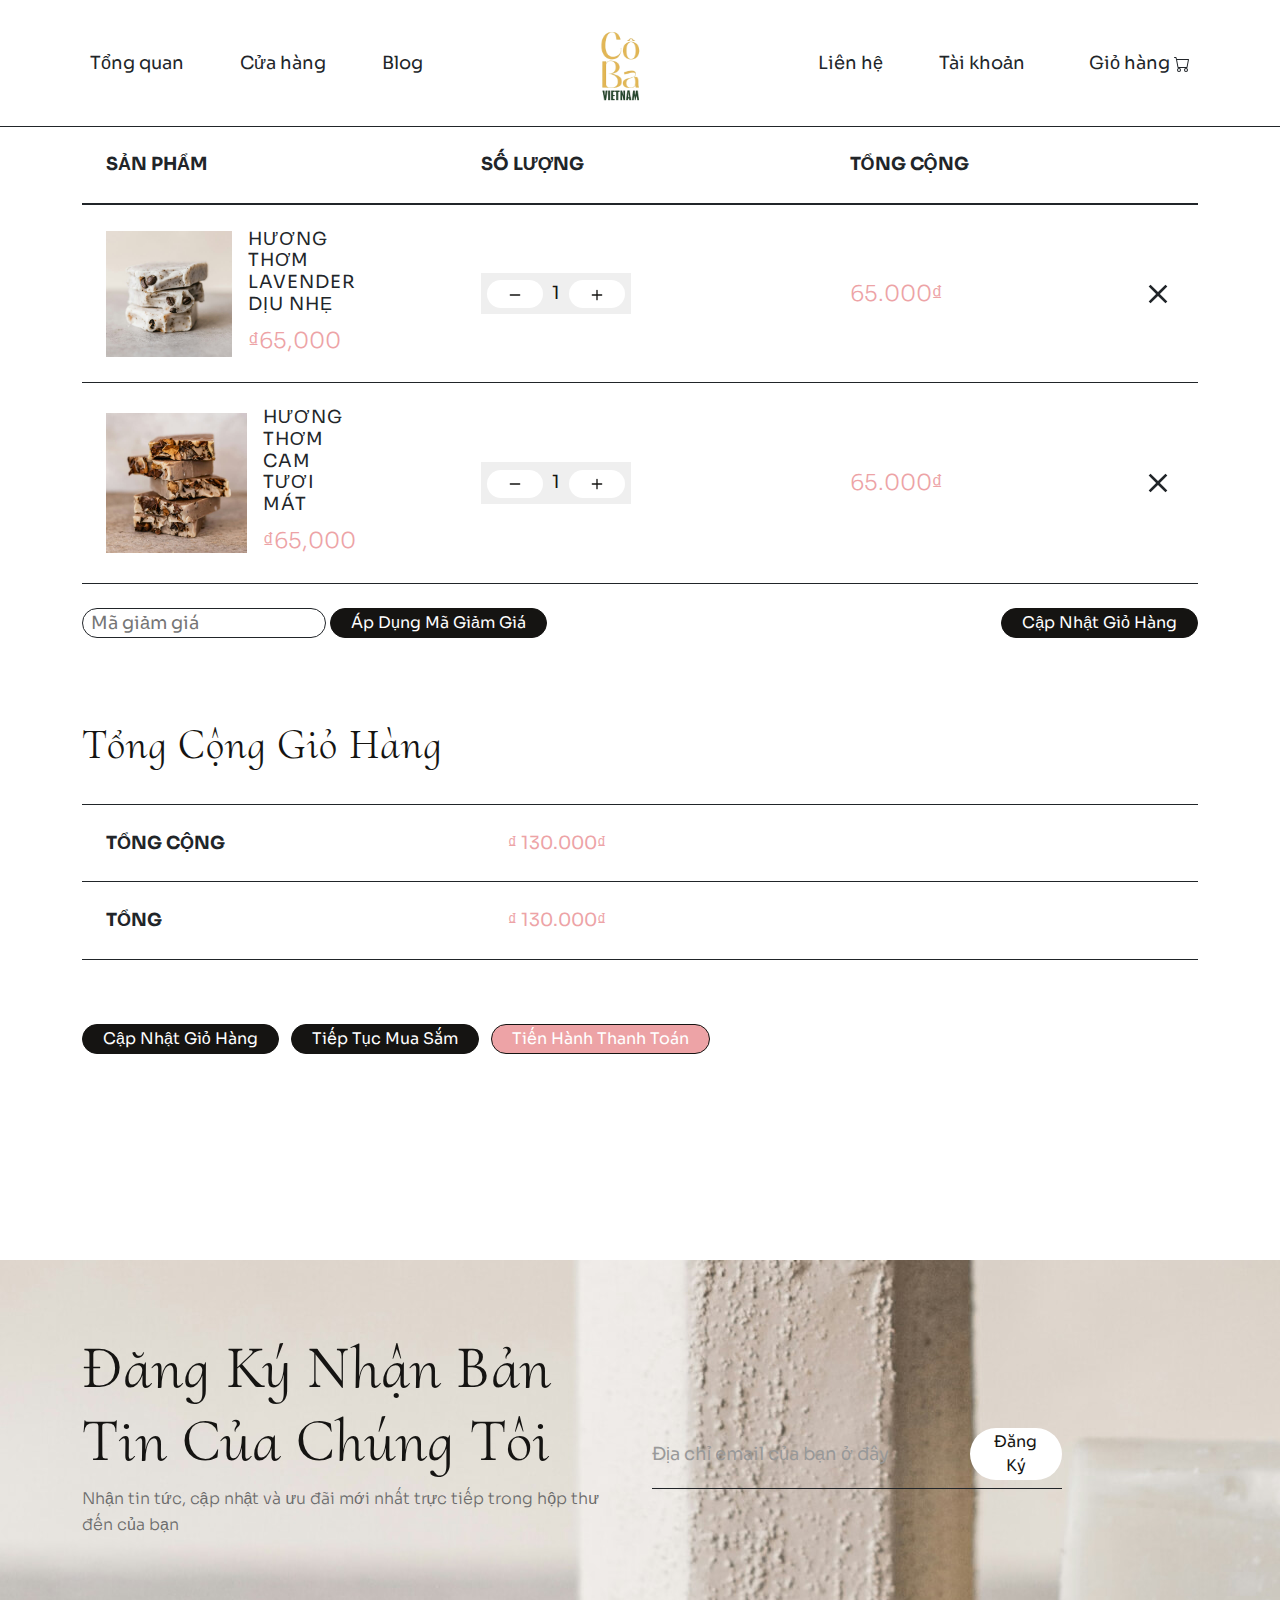
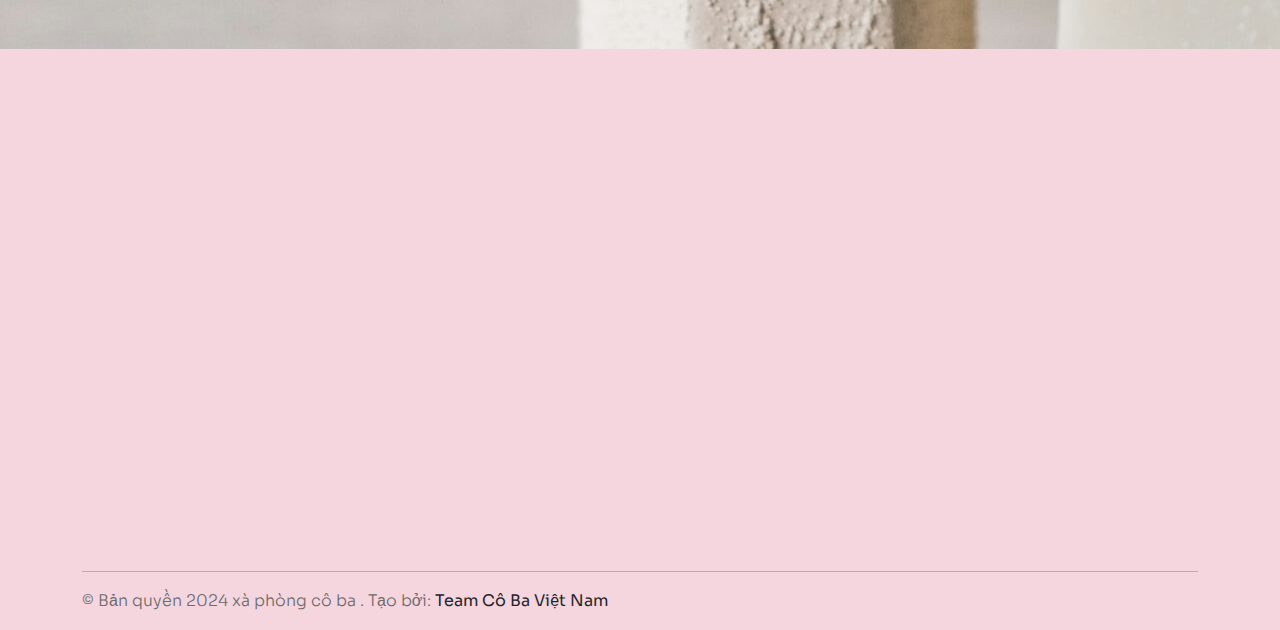
<file: cart.html>
<!DOCTYPE html>
<html>
  <head>
    <title>Soapy - Handmade Soap eCommerce Website Template</title>
    <meta charset="utf-8">
    <meta http-equiv="X-UA-Compatible" content="IE=edge">
    <meta name="viewport" content="width=device-width, initial-scale=1.0">
    <meta name="format-detection" content="telephone=no">
    <meta name="apple-mobile-web-app-capable" content="yes">
    <meta name="author" content="">
    <meta name="keywords" content="">
    <meta name="description" content="">
    <link rel="stylesheet" type="text/css" href="css/vendor.css">
    <link rel="stylesheet" type="text/css" href="css/bootstrap.min.css">
    <link rel="stylesheet" type="text/css" href="style.css">
    <link rel="stylesheet" type="text/css" href="css/reponsive.css">  

    <link rel="preconnect" href="https://fonts.googleapis.com">
    <link rel="preconnect" href="https://fonts.gstatic.com" crossorigin>
    <link href="https://fonts.googleapis.com/css2?family=Cormorant+Upright:wght@300;400;500;600;700&family=Sora:wght@100..800&display=swap" rel="stylesheet">
    <!-- script
    ================================================== -->
    <script src="js/modernizr.js"></script>
  </head>
  <body>
    <svg xmlns="http://www.w3.org/2000/svg" style="display: none;">
      <symbol id="search" xmlns="http://www.w3.org/2000/svg" viewBox="0 0 32 32">
        <path fill="currentColor" d="M19 3C13.488 3 9 7.488 9 13c0 2.395.84 4.59 2.25 6.313L3.281 27.28l1.439 1.44l7.968-7.969A9.922 9.922 0 0 0 19 23c5.512 0 10-4.488 10-10S24.512 3 19 3zm0 2c4.43 0 8 3.57 8 8s-3.57 8-8 8s-8-3.57-8-8s3.57-8 8-8z" />
      </symbol>
      <symbol xmlns="http://www.w3.org/2000/svg" id="angle-right" viewBox="0 0 32 32">
        <path fill="currentColor" d="M12.969 4.281L11.53 5.72L21.812 16l-10.28 10.281l1.437 1.438l11-11l.687-.719l-.687-.719z"/>
      </symbol>
      <symbol xmlns="http://www.w3.org/2000/svg" id="angle-left" viewBox="0 0 32 32">
        <path fill="currentColor" d="m19.031 4.281l-11 11l-.687.719l.687.719l11 11l1.438-1.438L10.187 16L20.47 5.719z"/>
      </symbol>
      <symbol xmlns="http://www.w3.org/2000/svg" id="chevron-down" viewBox="0 0 24 24">
        <path fill="currentColor" d="M7.41 8.58L12 13.17l4.59-4.59L18 10l-6 6l-6-6l1.41-1.42Z"/>
      </symbol>
      <symbol xmlns="http://www.w3.org/2000/svg" id="arrow-right" viewBox="0 0 32 32">
        <path fill="currentColor" d="M18.719 6.781L17.28 8.22L24.063 15H4v2h20.063l-6.782 6.781l1.438 1.438l8.5-8.5l.687-.719l-.687-.719z"/>
      </symbol>
      <symbol xmlns="http://www.w3.org/2000/svg" id="arrow-left" viewBox="0 0 32 32">
        <path fill="currentColor" d="m13.281 6.781l-8.5 8.5l-.687.719l.687.719l8.5 8.5l1.438-1.438L7.938 17H28v-2H7.937l6.782-6.781z"/>
      </symbol>
      <symbol xmlns="http://www.w3.org/2000/svg" id="play" viewBox="0 0 24 24">
        <path fill="currentColor" d="M8 5.14v14l11-7l-11-7Z"/>
      </symbol>
      <symbol xmlns="http://www.w3.org/2000/svg" id="facebook" viewBox="0 0 24 24">
        <path fill="currentColor" d="M9.198 21.5h4v-8.01h3.604l.396-3.98h-4V7.5a1 1 0 0 1 1-1h3v-4h-3a5 5 0 0 0-5 5v2.01h-2l-.396 3.98h2.396v8.01Z" />
      </symbol>
      <symbol xmlns="http://www.w3.org/2000/svg" id="youtube" viewBox="0 0 32 32">
        <path fill="currentColor" d="M29.41 9.26a3.5 3.5 0 0 0-2.47-2.47C24.76 6.2 16 6.2 16 6.2s-8.76 0-10.94.59a3.5 3.5 0 0 0-2.47 2.47A36.13 36.13 0 0 0 2 16a36.13 36.13 0 0 0 .59 6.74a3.5 3.5 0 0 0 2.47 2.47c2.18.59 10.94.59 10.94.59s8.76 0 10.94-.59a3.5 3.5 0 0 0 2.47-2.47A36.13 36.13 0 0 0 30 16a36.13 36.13 0 0 0-.59-6.74ZM13.2 20.2v-8.4l7.27 4.2Z" />
      </symbol>
      <symbol xmlns="http://www.w3.org/2000/svg" id="twitter" viewBox="0 0 256 256">
        <path fill="currentColor" d="m245.66 77.66l-29.9 29.9C209.72 177.58 150.67 232 80 232c-14.52 0-26.49-2.3-35.58-6.84c-7.33-3.67-10.33-7.6-11.08-8.72a8 8 0 0 1 3.85-11.93c.26-.1 24.24-9.31 39.47-26.84a110.93 110.93 0 0 1-21.88-24.2c-12.4-18.41-26.28-50.39-22-98.18a8 8 0 0 1 13.65-4.92c.35.35 33.28 33.1 73.54 43.72V88a47.87 47.87 0 0 1 14.36-34.3A46.87 46.87 0 0 1 168.1 40a48.66 48.66 0 0 1 41.47 24H240a8 8 0 0 1 5.66 13.66Z" />
      </symbol>
      <symbol xmlns="http://www.w3.org/2000/svg" id="instagram" viewBox="0 0 256 256">
        <path fill="currentColor" d="M128 80a48 48 0 1 0 48 48a48.05 48.05 0 0 0-48-48Zm0 80a32 32 0 1 1 32-32a32 32 0 0 1-32 32Zm48-136H80a56.06 56.06 0 0 0-56 56v96a56.06 56.06 0 0 0 56 56h96a56.06 56.06 0 0 0 56-56V80a56.06 56.06 0 0 0-56-56Zm40 152a40 40 0 0 1-40 40H80a40 40 0 0 1-40-40V80a40 40 0 0 1 40-40h96a40 40 0 0 1 40 40ZM192 76a12 12 0 1 1-12-12a12 12 0 0 1 12 12Z" />
      </symbol>
      <symbol xmlns="http://www.w3.org/2000/svg" id="linkedin" viewBox="0 0 24 24">
        <path fill="currentColor" d="M6.94 5a2 2 0 1 1-4-.002a2 2 0 0 1 4 .002zM7 8.48H3V21h4V8.48zm6.32 0H9.34V21h3.94v-6.57c0-3.66 4.77-4 4.77 0V21H22v-7.93c0-6.17-7.06-5.94-8.72-2.91l.04-1.68z" />
      </symbol>
      <symbol xmlns="http://www.w3.org/2000/svg" id="cart-outline" viewBox="0 0 16 16">
        <path fill="currentColor" d="M0 1.5A.5.5 0 0 1 .5 1H2a.5.5 0 0 1 .485.379L2.89 3H14.5a.5.5 0 0 1 .49.598l-1 5a.5.5 0 0 1-.465.401l-9.397.472L4.415 11H13a.5.5 0 0 1 0 1H4a.5.5 0 0 1-.491-.408L2.01 3.607 1.61 2H.5a.5.5 0 0 1-.5-.5zM3.102 4l.84 4.479 9.144-.459L13.89 4H3.102zM5 12a2 2 0 1 0 0 4 2 2 0 0 0 0-4zm7 0a2 2 0 1 0 0 4 2 2 0 0 0 0-4zm-7 1a1 1 0 1 1 0 2 1 1 0 0 1 0-2zm7 0a1 1 0 1 1 0 2 1 1 0 0 1 0-2z" />
      </symbol>
      <symbol xmlns="http://www.w3.org/2000/svg" id="quality" viewBox="0 0 16 16">
        <path fill="currentColor" d="M9.669.864 8 0 6.331.864l-1.858.282-.842 1.68-1.337 1.32L2.6 6l-.306 1.854 1.337 1.32.842 1.68 1.858.282L8 12l1.669-.864 1.858-.282.842-1.68 1.337-1.32L13.4 6l.306-1.854-1.337-1.32-.842-1.68L9.669.864zm1.196 1.193.684 1.365 1.086 1.072L12.387 6l.248 1.506-1.086 1.072-.684 1.365-1.51.229L8 10.874l-1.355-.702-1.51-.229-.684-1.365-1.086-1.072L3.614 6l-.25-1.506 1.087-1.072.684-1.365 1.51-.229L8 1.126l1.356.702 1.509.229z" />
        <path fill="currentColor" d="M4 11.794V16l4-1 4 1v-4.206l-2.018.306L8 13.126 6.018 12.1 4 11.794z" />
      </symbol>
      <symbol xmlns="http://www.w3.org/2000/svg" id="price-tag" viewBox="0 0 16 16">
        <path fill="currentColor" d="M6 4.5a1.5 1.5 0 1 1-3 0 1.5 1.5 0 0 1 3 0zm-1 0a.5.5 0 1 0-1 0 .5.5 0 0 0 1 0z" />
        <path fill="currentColor" d="M2 1h4.586a1 1 0 0 1 .707.293l7 7a1 1 0 0 1 0 1.414l-4.586 4.586a1 1 0 0 1-1.414 0l-7-7A1 1 0 0 1 1 6.586V2a1 1 0 0 1 1-1zm0 5.586 7 7L13.586 9l-7-7H2v4.586z" />
      </symbol>
      <symbol xmlns="http://www.w3.org/2000/svg" id="shield-plus" viewBox="0 0 16 16">
        <path fill="currentColor" d="M5.338 1.59a61.44 61.44 0 0 0-2.837.856.481.481 0 0 0-.328.39c-.554 4.157.726 7.19 2.253 9.188a10.725 10.725 0 0 0 2.287 2.233c.346.244.652.42.893.533.12.057.218.095.293.118a.55.55 0 0 0 .101.025.615.615 0 0 0 .1-.025c.076-.023.174-.061.294-.118.24-.113.547-.29.893-.533a10.726 10.726 0 0 0 2.287-2.233c1.527-1.997 2.807-5.031 2.253-9.188a.48.48 0 0 0-.328-.39c-.651-.213-1.75-.56-2.837-.855C9.552 1.29 8.531 1.067 8 1.067c-.53 0-1.552.223-2.662.524zM5.072.56C6.157.265 7.31 0 8 0s1.843.265 2.928.56c1.11.3 2.229.655 2.887.87a1.54 1.54 0 0 1 1.044 1.262c.596 4.477-.787 7.795-2.465 9.99a11.775 11.775 0 0 1-2.517 2.453 7.159 7.159 0 0 1-1.048.625c-.28.132-.581.24-.829.24s-.548-.108-.829-.24a7.158 7.158 0 0 1-1.048-.625 11.777 11.777 0 0 1-2.517-2.453C1.928 10.487.545 7.169 1.141 2.692A1.54 1.54 0 0 1 2.185 1.43 62.456 62.456 0 0 1 5.072.56z" />
        <path fill="currentColor" d="M8 4.5a.5.5 0 0 1 .5.5v1.5H10a.5.5 0 0 1 0 1H8.5V9a.5.5 0 0 1-1 0V7.5H6a.5.5 0 0 1 0-1h1.5V5a.5.5 0 0 1 .5-.5z" />
      </symbol>
      <symbol id="star-fill" xmlns="http://www.w3.org/2000/svg" viewBox="0 0 16 16">
        <path fill="currentColor" d="M3.612 15.443c-.386.198-.824-.149-.746-.592l.83-4.73L.173 6.765c-.329-.314-.158-.888.283-.95l4.898-.696L7.538.792c.197-.39.73-.39.927 0l2.184 4.327 4.898.696c.441.062.612.636.282.95l-3.522 3.356.83 4.73c.078.443-.36.79-.746.592L8 13.187l-4.389 2.256z" />
      </symbol>
      <symbol id="star-empty" xmlns="http://www.w3.org/2000/svg" viewBox="0 0 16 16">
        <path fill="currentColor" d="M2.866 14.85c-.078.444.36.791.746.593l4.39-2.256 4.389 2.256c.386.198.824-.149.746-.592l-.83-4.73 3.522-3.356c.33-.314.16-.888-.282-.95l-4.898-.696L8.465.792a.513.513 0 0 0-.927 0L5.354 5.12l-4.898.696c-.441.062-.612.636-.283.95l3.523 3.356-.83 4.73zm4.905-2.767-3.686 1.894.694-3.957a.565.565 0 0 0-.163-.505L1.71 6.745l4.052-.576a.525.525 0 0 0 .393-.288L8 2.223l1.847 3.658a.525.525 0 0 0 .393.288l4.052.575-2.906 2.77a.565.565 0 0 0-.163.506l.694 3.957-3.686-1.894a.503.503 0 0 0-.461 0z" />
      </symbol>
      <symbol id="star-half" xmlns="http://www.w3.org/2000/svg" viewBox="0 0 16 16">
        <path fill="currentColor" d="M5.354 5.119 7.538.792A.516.516 0 0 1 8 .5c.183 0 .366.097.465.292l2.184 4.327 4.898.696A.537.537 0 0 1 16 6.32a.548.548 0 0 1-.17.445l-3.523 3.356.83 4.73c.078.443-.36.79-.746.592L8 13.187l-4.389 2.256a.52.52 0 0 1-.146.05c-.342.06-.668-.254-.6-.642l.83-4.73L.173 6.765a.55.55 0 0 1-.172-.403.58.58 0 0 1 .085-.302.513.513 0 0 1 .37-.245l4.898-.696zM8 12.027a.5.5 0 0 1 .232.056l3.686 1.894-.694-3.957a.565.565 0 0 1 .162-.505l2.907-2.77-4.052-.576a.525.525 0 0 1-.393-.288L8.001 2.223 8 2.226v9.8z" />
      </symbol>
      <symbol xmlns="http://www.w3.org/2000/svg" id="plus" viewBox="0 0 24 24">
        <path fill="currentColor" d="M19 11h-6V5a1 1 0 0 0-2 0v6H5a1 1 0 0 0 0 2h6v6a1 1 0 0 0 2 0v-6h6a1 1 0 0 0 0-2Z"/>
      </symbol>
      <symbol xmlns="http://www.w3.org/2000/svg" id="minus" viewBox="0 0 24 24">
        <path fill="currentColor" d="M19 11H5a1 1 0 0 0 0 2h14a1 1 0 0 0 0-2Z"/>
      </symbol>
      <symbol xmlns="http://www.w3.org/2000/svg" id="baseline-clear" viewBox="0 0 24 24">
        <path fill="currentColor" d="M19 6.41L17.59 5L12 10.59L6.41 5L5 6.41L10.59 12L5 17.59L6.41 19L12 13.41L17.59 19L19 17.59L13.41 12z"/>
      </symbol>
    </svg>
    
    <div id="preloader">
      <div id="loader"></div>
    </div>
    <header id="header" class="site-header border-bottom border-dark" >
      <nav id="header-nav" class="navbar navbar-expand-lg px-3">
        <div class="container">
          <a class="navbar-brand d-lg-none" href="index.html">
            <img src="images/main-logo.png" class="logo">
          </a>
          <button class="navbar-toggler d-flex d-lg-none order-3 p-2" type="button" data-bs-toggle="offcanvas" data-bs-target="#bdNavbar" aria-controls="bdNavbar" aria-expanded="false" aria-label="Toggle navigation">Menu</button>
          <div class="offcanvas offcanvas-end" tabindex="-1" id="bdNavbar" aria-labelledby="bdNavbarOffcanvasLabel">
            <div class="offcanvas-header px-4 pb-0">
              <a class="navbar-brand d-none d-lg-block me-0" href="index.html">
                <img src="images/main-logo.png" class="logo" width="70px" height="100px">
              </a>
              <button type="button" class="btn-close btn-close-black" data-bs-dismiss="offcanvas" aria-label="Close" data-bs-target="#bdNavbar"></button>
            </div>
            <div class="offcanvas-body">
              <ul id="navbar" class="navbar-nav w-100 d-flex justify-content-between align-items-center">
                
                <ul class="list-unstyled d-lg-flex justify-content-md-between align-items-center">
                  <li class="nav-item">
                    <a class="nav-link ms-0" href="about.html">Tổng quan</a>
                  </li>

                  <li class="nav-item">
                    <a class="nav-link ms-0" href="shop.html">Cửa hàng</a>
                  </li>

                  <li class="nav-item">
                    <a class="nav-link ms-0" href="blog.html">Blog</a>
                  </li>
                 
                  <!-- <li class="nav-item dropdown">
                    <a class="nav-link dropdown-toggle ms-0" data-bs-toggle="dropdown" href="#" role="button" aria-expanded="false">Pages<svg class="bi" width="18" height="18"><use xlink:href="#chevron-down"></use></svg></a>
                    <ul class="dropdown-menu">
                      <li>
                        <a href="about.html" class="dropdown-item fs-5 fw-medium">About <span class="text-primary">(PRO)</span></a>
                      </li>
                      <li>
                        <a href="shop.html" class="dropdown-item fs-5 fw-medium">Shop <span class="text-primary">(PRO)</span></a>
                      </li>
                      <li>
                        <a href="single-product.html" class="dropdown-item fs-5 fw-medium">Single Product <span class="text-primary">(PRO)</span></a>
                      </li>
                      <li>
                        <a href="login.html" class="dropdown-item fs-5 fw-medium">Account <span class="text-primary">(PRO)</span></a>
                      </li>
                      <li>
                        <a href="cart.html" class="dropdown-item fs-5 fw-medium">Cart <span class="text-primary">(PRO)</span></a>
                      </li>
                      <li>
                        <a href="checkout.html" class="dropdown-item fs-5 fw-medium">Checkout <span class="text-primary">(PRO)</span></a>
                      </li>
                      <li>
                        <a href="blog.html" class="dropdown-item fs-5 fw-medium">Blog <span class="text-primary">(PRO)</span></a>
                      </li>
                      <li>
                        <a href="single-post.html" class="dropdown-item fs-5 fw-medium">Single Post <span class="text-primary">(PRO)</span></a>
                      </li>
                      <li>
                        <a href="contact.html" class="dropdown-item fs-5 fw-medium">Contact <span class="text-primary">(PRO)</span></a>
                      </li>
                      <li>
                        <a target="_blank" href="https://templatesjungle.gumroad.com/l/soapy-handmade-soap-ecommerce-website-template" class="dropdown-item fw-medium text-decoration-underline text-uppercase fs-5 fw-medium">Get Pro</a>
                      </li>
                    </ul>
                  </li>                   -->
                </ul>
                
                <a class="navbar-brand d-none d-lg-block me-0" href="index.html">
                  <img src="images/main-logo.png" class="logo" width="70px" height="100px">
                </a>

                <ul class="list-unstyled d-lg-flex justify-content-between align-items-center">
               
                

                  <li class="nav-item">
                    <a class="nav-link me-0" href="contact.html">Liên hệ</a>
                  </li>
                  <li class="nav-item">
                    <a class="nav-link me-0" href="LOGIN.html" style=" width: 110PX;">Tài khoản</a>
                  </li>
                  <li class="cart-dropdown nav-item dropdown">
                    <a class="nav-link dropdown-toggle me-0" data-bs-toggle="dropdown" href="#" role="button" aria-expanded="false">Giỏ hàng <svg xmlns="http://www.w3.org/2000/svg" width="16" height="16" fill="currentColor" class="bi bi-cart" viewBox="0 0 16 16">
                      <path d="M0 1.5A.5.5 0 0 1 .5 1H2a.5.5 0 0 1 .485.379L2.89 3H14.5a.5.5 0 0 1 .491.592l-1.5 8A.5.5 0 0 1 13 12H4a.5.5 0 0 1-.491-.408L2.01 3.607 1.61 2H.5a.5.5 0 0 1-.5-.5zM3.102 4l1.313 7h8.17l1.313-7H3.102zM5 12a2 2 0 1 0 0 4 2 2 0 0 0 0-4zm7 0a2 2 0 1 0 0 4 2 2 0 0 0 0-4zm-7 1a1 1 0 1 1 0 2 1 1 0 0 1 0-2zm7 0a1 1 0 1 1 0 2 1 1 0 0 1 0-2z"/>
                    </svg></a>
                    <div class="dropdown-menu dropdown-menu-end p-3">
                      <h4 class="d-flex justify-content-between align-items-center mb-3">
                        <span class="text-primary">GIỎ HÀNG CỦA BẠN</span>
                        <span class="badge bg-primary rounded-pill">0</span>
                      </h4>
                      <ul class="list-group mb-3">
                        
                      </ul>
                      <div class="d-flex flex-wrap justify-content-center">
                        <a href="cart.html" class="w-100 btn btn-dark mb-1" type="submit">Xem giỏ hàng</a>
                        <a href="checkout.html" class="w-100 btn btn-primary" type="submit">Tiến hành thanh toán</a>
                      </div>
                    </div>
                  </li>
                </ul>
              </ul>
            </div>
          </div>
        </div>
      </nav>
    </header>
    <section class="shopify-cart padding-large">
      <div class="container">
        <div class="row">
          <div class="table-responsive">
            <table class="table">
              <thead class="text-uppercase">
                <tr>
                  <th scope="col">Sản phẩm</th>
                  <th scope="col">Số lượng</th>
                  <th scope="col">Tổng cộng</th>
                  <th scope="col"></th>
                </tr>
              </thead>
              <tbody>
                <tr class="border-bottom border-dark cart-item">
                  <td class="align-middle border-0" scope="row">
                    <div class="cart-product-detail d-flex align-items-center">
                      <div class="card-image">
                        <img src="images/cart-img1.jpg" alt="cloth" class="img-fluid">
                      </div>
                      <div class="card-detail ps-3">
                        <h5 class="card-title fs-5 text-uppercase">
                          <a href="#">Hương thơm Lavender dịu nhẹ</a>
                        </h5>
                        <span class="item-price text-primary fs-3 fw-light">₫65,000</span>
                      </div>
                    </div>
                  </td>
                  <td class="align-middle border-0">
                    <div class="input-group product-qty" style="max-width: 150px;">
                      <span class="input-group-btn">
                        <button type="button" class="quantity-left-minus btn btn-secondary" data-type="minus" data-field="">
                          <svg width="16" height="16"><use xlink:href="#minus"></use></svg>
                        </button>
                      </span>
                      <input type="text" id="quantity1" name="quantity" class="form-control input-number text-center" value="1" min="1" max="100" required>
                      <span class="input-group-btn">
                        <button type="button" class="quantity-right-plus btn btn-secondary" data-type="plus" data-field="">
                          <svg width="16" height="16"><use xlink:href="#plus"></use></svg>
                        </button>
                      </span>
                    </div>
                  </td>
                  <td class="align-middle border-0">
                    <span class="item-total-price text-primary fs-3 fw-light">₫65,000</span>
                  </td>
                  <td class="align-middle border-0 cart-remove">
                    <a href="#">
                      <svg width="32px" height="32px">
                        <use xlink:href="#baseline-clear"></use>
                      </svg>
                    </a>
                  </td>
                </tr>
    
                <tr class="border-bottom border-dark cart-item">
                  <td class="align-middle border-0" scope="row">
                    <div class="cart-product-detail d-flex align-items-center">
                      <div class="card-image">
                        <img src="images/cart-img2.jpg" alt="cloth" class="img-fluid">
                      </div>
                      <div class="card-detail ps-3">
                        <h5 class="card-title fs-5 text-uppercase">
                          <a href="#">Hương thơm Cam tươi mát</a>
                        </h5>
                        <span class="item-price text-primary fs-3 fw-light">₫65,000</span>
                      </div>
                    </div>
                  </td>
                  <td class="align-middle border-0">
                    <div class="input-group product-qty" style="max-width: 150px;">
                      <span class="input-group-btn">
                        <button type="button" class="quantity-left-minus btn btn-secondary" data-type="minus" data-field="">
                          <svg width="16" height="16"><use xlink:href="#minus"></use></svg>
                        </button>
                      </span>
                      <input type="text" id="quantity2" name="quantity" class="form-control input-number text-center" value="1" min="1" max="100" required>
                      <span class="input-group-btn">
                        <button type="button" class="quantity-right-plus btn btn-secondary" data-type="plus" data-field="">
                          <svg width="16" height="16"><use xlink:href="#plus"></use></svg>
                        </button>
                      </span>
                    </div>
                  </td>
                  <td class="align-middle border-0">
                    <span class="item-total-price text-primary fs-3 fw-light">₫65,000</span>
                  </td>
                  <td class="align-middle border-0 cart-remove">
                    <a href="#">
                      <svg width="32px" height="32px">
                        <use xlink:href="#baseline-clear"></use>
                      </svg>
                    </a>
                  </td>
                </tr>
              </tbody>
            </table>
            <div class="cart-bottom d-flex flex-wrap justify-content-between align-items-center pt-2">
              <form action="#" class="d-flex flex-wrap justify-content-between">
                <input type="text" class="border border-dark rounded-pill p-0 ps-2 me-1 mb-2" required="" placeholder="Mã giảm giá">
                <a href="#" class="btn btn-dark mb-2" type="submit">Áp dụng mã giảm giá</a>
              </form>
              <a href="#" class="btn btn-dark mb-2">Cập nhật giỏ hàng</a>
            </div>
          </div>
          <div class="cart-totals padding-medium">
            <h3 class="pb-4">Tổng cộng giỏ hàng</h3>
            <div class="total-price pb-5">
              <table cellspacing="0" class="table text-uppercase">
                <tbody>
                  <tr class="subtotal pt-2 pb-2 border-top border-bottom border-dark">
                    <th>Tổng cộng</th>
                    <td class="align-middle border-0" data-title="Tổng cộng">
                      <span class="price-amount amount text-primary">
                        <bdi>
                          <span class="price-currency-symbol">₫</span>
                          <span class="total-price-amount">130,000</span>
                        </bdi>
                      </span>
                    </td>
                  </tr>
                  <tr class="order-total pt-2 pb-2 border-bottom border-dark">
                    <th>Tổng</th>
                    <td class="align-middle border-0" data-title="Tổng">
                      <span class="price-amount amount text-primary">
                        <bdi>
                          <span class="price-currency-symbol">₫</span>
                          <span class="total-price-amount">130,000</span>
                        </bdi>
                      </span>
                    </td>
                  </tr>
                </tbody>
              </table>
            </div>
            <div class="button-wrap">
              <button class="btn btn-dark me-2 mb-2">Cập nhật giỏ hàng</button>
              <button class="btn btn-dark me-2 mb-2">Tiếp tục mua sắm</button>
              <button class="btn btn-primary me-2 mb-2">Tiến hành thanh toán</button>
            </div>
          </div>
        </div>
      </div>
    </section>
    <section id="newsletter" class="bg-light padding-medium" style="background-image: url(images/hero-img.jpg);">
      <div class="container">
        <div class="newsletter">
          <div class="row">
            <div class="col-lg-6 col-md-12 title mb-4">
              <h2>Đăng ký nhận bản tin của chúng tôi</h2>
              <p>Nhận tin tức, cập nhật và ưu đãi mới nhất trực tiếp trong hộp thư đến của bạn</p> 				
            </div>
            <form class="col-lg-6 col-md-12 d-flex align-items-center">
              <div class="d-flex w-75 border-bottom border-dark py-2">
                <input id="newsletter1" type="text" class="form-control border-0 p-0" placeholder="Địa chỉ email của bạn ở đây">
                <button class="btn border-0" type="button">Đăng ký</button>
              </div>
            </form>
          </div> 			
        </div>
      </div>
    </section>
  <footer id="footer" class="overflow-hidden padding-xlarge pb-0" style="background-color: #f5d6df;">
    <div class="container">
      <div class="row">
        <div class="footer-top-area pb-5">
          <div class="row d-flex flex-wrap justify-content-between">
            <div class="col-lg-3 col-sm-6 pb-3" data-aos="fade" data-aos-easing="ease-in" data-aos-duration="1000" data-aos-once="true">
              <div class="footer-menu">
                <a class="navbar-brand d-none d-lg-block me-0" href="index.html">
                  <img src="images/main-logo.png" class="logo" width="70px" height="100px">
                </a>
                <p>Chúng tôi tự hào mang đến những sản phẩm xà phòng thủ công chất lượng cao, được làm từ những nguyên liệu tự nhiên tốt nhất.</p>
              </div>
            </div>
            <div class="col-lg-2 col-sm-6 pb-3" data-aos="fade" data-aos-easing="ease-in" data-aos-duration="1200" data-aos-once="true">
              <div class="footer-menu">
                <h4 class="widget-title pb-2">Liên Kết Nhanh</h4>
                <ul class="menu-list list-unstyled">
                  <li class="menu-item pb-2">
                    <a href="about.html">Giới Thiệu</a>
                  </li>
                  <li class="menu-item pb-2">
                    <a href="shop.html">Cửa Hàng</a>
                  </li>
                  <li class="menu-item pb-2">
                    <a href="contact.html">Liên Hệ</a>
                  </li>
                  <li class="menu-item pb-2">
                    <a href="login.html">Tài Khoản</a>
                  </li>
                </ul>
              </div>
            </div>
            <div class="col-lg-3 col-sm-6 pb-3" data-aos="fade" data-aos-easing="ease-in" data-aos-duration="1400" data-aos-once="true">
              <div class="footer-menu contact-item">
                <h4 class="widget-title pb-2">Thông Tin Liên Hệ</h4>
                <ul class="menu-list list-unstyled">
                  <li class="menu-item pb-2">
                    <a href="#">123 Đường Lê Lợi, Quận 1, TP.HCM</a>
                  </li>
                  <li class="menu-item pb-2">
                    <a href="#">+84 123 456 789</a>
                  </li>
                  <li class="menu-item pb-2">
                    <a href="mailto:">info@xabongcoba.com</a>
                  </li>
                </ul>
              </div>
            </div>
            <div class="col-lg-3 col-sm-6 pb-3" data-aos="fade" data-aos-easing="ease-in" data-aos-duration="1600" data-aos-once="true">
              <div class="footer-menu">
                <h4 class="widget-title pb-2">Mạng Xã Hội</h4>
                <p>Theo dõi chúng tôi trên các nền tảng mạng xã hội để cập nhật thông tin mới nhất.</p>
                <div class="social-links">
                  <ul class="d-flex list-unstyled">
                    <li>
                      <a href="https://www.facebook.com/profile.php?id=61567610646372" >
                        <svg class="facebook">
                          <use xlink:href="#facebook">
                        </svg>
                      </a>
                    </li>
                    
                    <li>
                      <a href="https://www.tiktok.com/@cobavnsoap" style="color: #aeaeae ">
                       <i class="fab fa-tiktok" style="font-size: 0.85em;"></i>
                      </a>
                    </li>
                    <li>
                      <a href="https://www.instagram.com/cobavnsoap/">
                        <svg class="instagram">
                          <use xlink:href="#instagram">
                        </svg>
                      </a>
                    </li>
                  
                    <li>
                      <a href="https://www.youtube.com/channel/UC8fQR-avkHNKMTBbVNuuQAA">
                        <svg class="youtube">
                          <use xlink:href="#youtube">
                        </svg>
                      </a>
                    </li>
                  </ul>
                </div>
              </div>
            </div>
          </div>
        </div>
      </div>
      <hr>
    </div>
    <div id="footer-bottom">
      <div class="container">
        <div class="row d-flex flex-wrap justify-content-between">
          <div class="col-12">
            <div class="copyright">
              <p>© Bản quyền 2024 xà phòng cô ba . Tạo bởi: <a href="https://templatesjungle.com/" target="_blank"><b>Team Cô Ba Việt Nam</b></a> </p>
            </div>
          </div>
        </div>
      </div>
    </div>
  </footer>
    
    <script src="js/jquery-1.11.0.min.js"></script>
    <script type="text/javascript" src="js/bootstrap.bundle.min.js"></script>
    <script type="text/javascript" src="js/plugins.js"></script>
    <script type="text/javascript" src="js/script.js"></script>
    <script>

      // Function to format currency
function formatCurrency(amount) {
    return amount.toLocaleString('vi-VN', { style: 'currency', currency: 'VND' }).replace(/\s/g, '');
}

// Function to update the total price of each item and the total price
function updateTotalPrice() {
    let totalPrice = 0;
    
    // Loop through each cart item
    document.querySelectorAll('.cart-item').forEach(cartItem => {
        // Get the quantity and price of each item
        const quantity = cartItem.querySelector('input[name="quantity"]').value;
        const priceText = cartItem.querySelector('.item-price').innerText;
        const price = parseFloat(priceText.replace(/[^\d]/g, '')); // Removing non-numeric characters
        
        // Calculate the total for this item
        const itemTotalPrice = quantity * price;
        cartItem.querySelector('.item-total-price').innerText = formatCurrency(itemTotalPrice);
        
        // Add to the total price
        totalPrice += itemTotalPrice;
    });
    
    // Update the total price in the DOM
    document.querySelectorAll('.total-price-amount').forEach(totalPriceElement => {
        totalPriceElement.textContent = formatCurrency(totalPrice);
    });
}

// Event listeners for the quantity buttons
document.querySelectorAll('.quantity-left-minus, .quantity-right-plus').forEach(button => {
    button.addEventListener('click', function(event) {
        const inputField = event.target.closest('.product-qty').querySelector('input[name="quantity"]');
        let currentValue = parseInt(inputField.value);
        
        if (event.target.closest('.quantity-left-minus')) {
            // Decrement quantity
            if (currentValue > 1) {
                inputField.value = currentValue - 1;
            }
        } else if (event.target.closest('.quantity-right-plus')) {
            // Increment quantity
            inputField.value = currentValue + 1;
        }
        
        // Update total price after changing the quantity
        updateTotalPrice();
    });
});

// Initial calculation of the total price
updateTotalPrice();

      
    </script>
    
   
  </body>
</html>
</file>
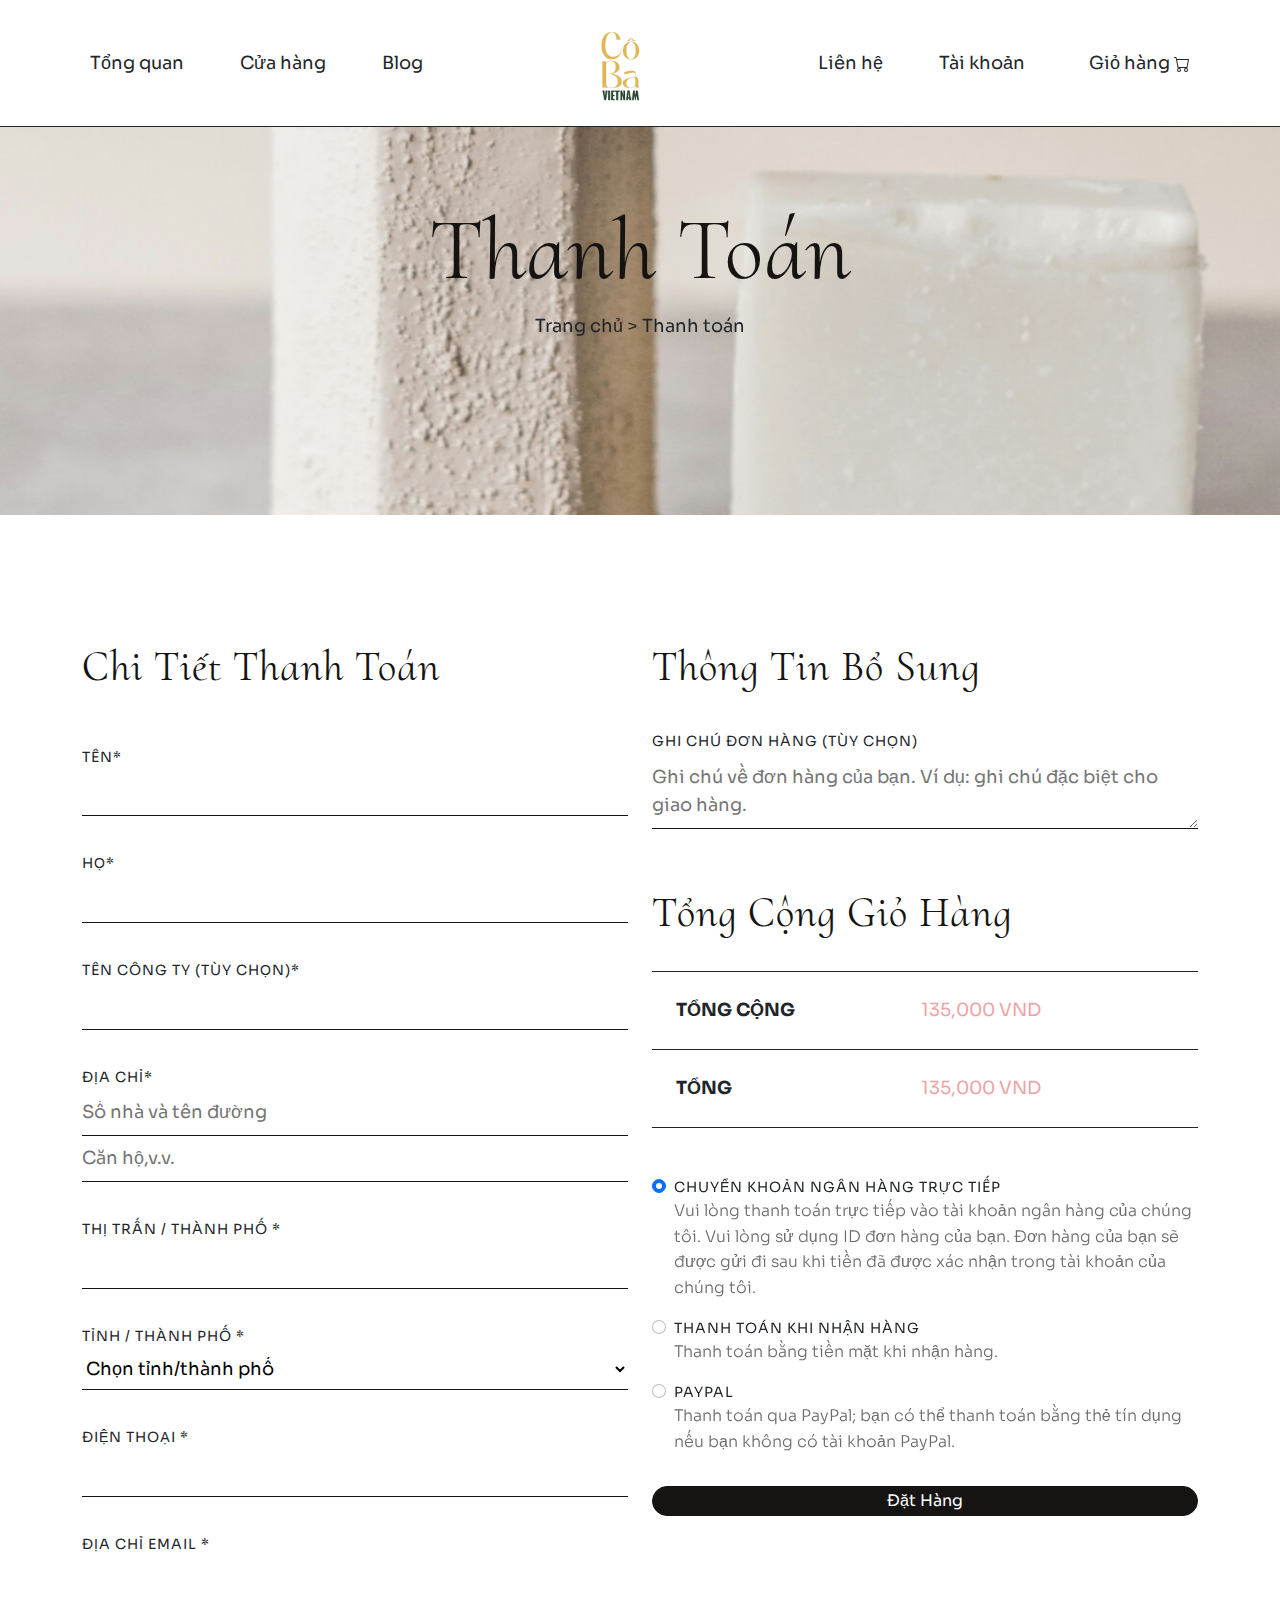
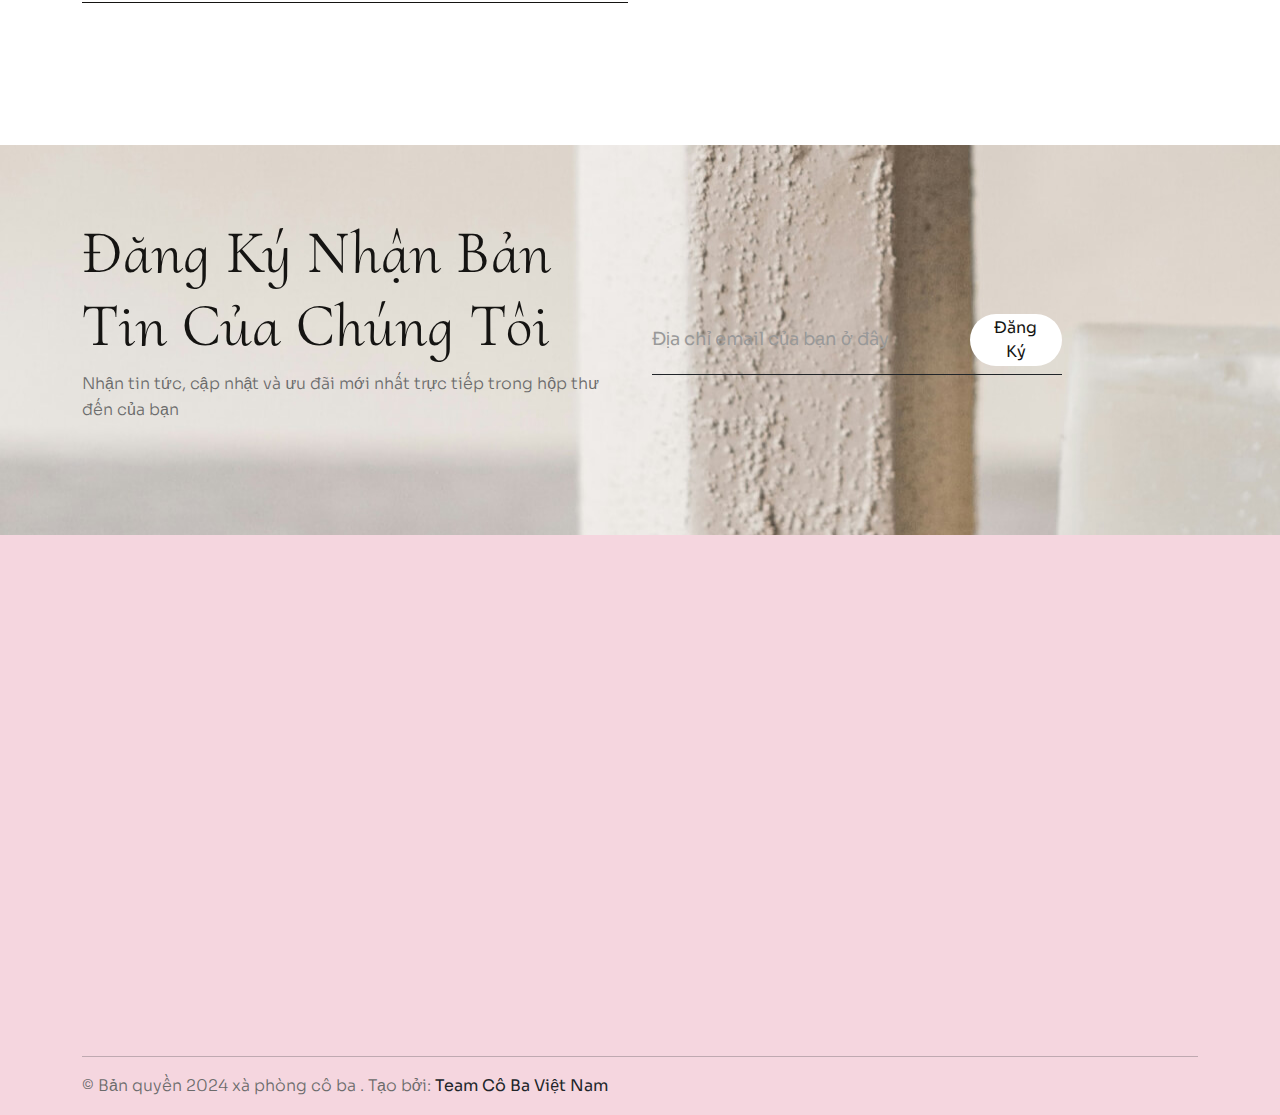
<file: checkout.html>
<!DOCTYPE html>
<html>
  <head>
    <title>Soapy - Handmade Soap eCommerce Website Template</title>
    <meta charset="utf-8">
    <meta http-equiv="X-UA-Compatible" content="IE=edge">
    <meta name="viewport" content="width=device-width, initial-scale=1.0">
    <meta name="format-detection" content="telephone=no">
    <meta name="apple-mobile-web-app-capable" content="yes">
    <meta name="author" content="">
    <meta name="keywords" content="">
    <meta name="description" content="">
    <link rel="stylesheet" type="text/css" href="css/vendor.css">
    <link rel="stylesheet" type="text/css" href="css/bootstrap.min.css">
    <link rel="stylesheet" type="text/css" href="style.css">
    <link rel="stylesheet" type="text/css" href="css/reponsive.css">  
    <link rel="stylesheet" href="https://cdnjs.cloudflare.com/ajax/libs/font-awesome/6.0.0-beta3/css/all.min.css">

    <link rel="preconnect" href="https://fonts.googleapis.com">
    <link rel="preconnect" href="https://fonts.gstatic.com" crossorigin>
    <link href="https://fonts.googleapis.com/css2?family=Cormorant+Upright:wght@300;400;500;600;700&family=Sora:wght@100..800&display=swap" rel="stylesheet">
    <!-- script
    ================================================== -->
    <script src="js/modernizr.js"></script>
  </head>
  <body>
    <svg xmlns="http://www.w3.org/2000/svg" style="display: none;">
      <symbol id="search" xmlns="http://www.w3.org/2000/svg" viewBox="0 0 32 32">
        <path fill="currentColor" d="M19 3C13.488 3 9 7.488 9 13c0 2.395.84 4.59 2.25 6.313L3.281 27.28l1.439 1.44l7.968-7.969A9.922 9.922 0 0 0 19 23c5.512 0 10-4.488 10-10S24.512 3 19 3zm0 2c4.43 0 8 3.57 8 8s-3.57 8-8 8s-8-3.57-8-8s3.57-8 8-8z" />
      </symbol>
      <symbol xmlns="http://www.w3.org/2000/svg" id="angle-right" viewBox="0 0 32 32">
        <path fill="currentColor" d="M12.969 4.281L11.53 5.72L21.812 16l-10.28 10.281l1.437 1.438l11-11l.687-.719l-.687-.719z"/>
      </symbol>
      <symbol xmlns="http://www.w3.org/2000/svg" id="angle-left" viewBox="0 0 32 32">
        <path fill="currentColor" d="m19.031 4.281l-11 11l-.687.719l.687.719l11 11l1.438-1.438L10.187 16L20.47 5.719z"/>
      </symbol>
      <symbol xmlns="http://www.w3.org/2000/svg" id="chevron-down" viewBox="0 0 24 24">
        <path fill="currentColor" d="M7.41 8.58L12 13.17l4.59-4.59L18 10l-6 6l-6-6l1.41-1.42Z"/>
      </symbol>
      <symbol xmlns="http://www.w3.org/2000/svg" id="arrow-right" viewBox="0 0 32 32">
        <path fill="currentColor" d="M18.719 6.781L17.28 8.22L24.063 15H4v2h20.063l-6.782 6.781l1.438 1.438l8.5-8.5l.687-.719l-.687-.719z"/>
      </symbol>
      <symbol xmlns="http://www.w3.org/2000/svg" id="arrow-left" viewBox="0 0 32 32">
        <path fill="currentColor" d="m13.281 6.781l-8.5 8.5l-.687.719l.687.719l8.5 8.5l1.438-1.438L7.938 17H28v-2H7.937l6.782-6.781z"/>
      </symbol>
      <symbol xmlns="http://www.w3.org/2000/svg" id="play" viewBox="0 0 24 24">
        <path fill="currentColor" d="M8 5.14v14l11-7l-11-7Z"/>
      </symbol>
      <symbol xmlns="http://www.w3.org/2000/svg" id="facebook" viewBox="0 0 24 24">
        <path fill="currentColor" d="M9.198 21.5h4v-8.01h3.604l.396-3.98h-4V7.5a1 1 0 0 1 1-1h3v-4h-3a5 5 0 0 0-5 5v2.01h-2l-.396 3.98h2.396v8.01Z" />
      </symbol>
      <symbol xmlns="http://www.w3.org/2000/svg" id="youtube" viewBox="0 0 32 32">
        <path fill="currentColor" d="M29.41 9.26a3.5 3.5 0 0 0-2.47-2.47C24.76 6.2 16 6.2 16 6.2s-8.76 0-10.94.59a3.5 3.5 0 0 0-2.47 2.47A36.13 36.13 0 0 0 2 16a36.13 36.13 0 0 0 .59 6.74a3.5 3.5 0 0 0 2.47 2.47c2.18.59 10.94.59 10.94.59s8.76 0 10.94-.59a3.5 3.5 0 0 0 2.47-2.47A36.13 36.13 0 0 0 30 16a36.13 36.13 0 0 0-.59-6.74ZM13.2 20.2v-8.4l7.27 4.2Z" />
      </symbol>
      <symbol xmlns="http://www.w3.org/2000/svg" id="twitter" viewBox="0 0 256 256">
        <path fill="currentColor" d="m245.66 77.66l-29.9 29.9C209.72 177.58 150.67 232 80 232c-14.52 0-26.49-2.3-35.58-6.84c-7.33-3.67-10.33-7.6-11.08-8.72a8 8 0 0 1 3.85-11.93c.26-.1 24.24-9.31 39.47-26.84a110.93 110.93 0 0 1-21.88-24.2c-12.4-18.41-26.28-50.39-22-98.18a8 8 0 0 1 13.65-4.92c.35.35 33.28 33.1 73.54 43.72V88a47.87 47.87 0 0 1 14.36-34.3A46.87 46.87 0 0 1 168.1 40a48.66 48.66 0 0 1 41.47 24H240a8 8 0 0 1 5.66 13.66Z" />
      </symbol>
      <symbol xmlns="http://www.w3.org/2000/svg" id="instagram" viewBox="0 0 256 256">
        <path fill="currentColor" d="M128 80a48 48 0 1 0 48 48a48.05 48.05 0 0 0-48-48Zm0 80a32 32 0 1 1 32-32a32 32 0 0 1-32 32Zm48-136H80a56.06 56.06 0 0 0-56 56v96a56.06 56.06 0 0 0 56 56h96a56.06 56.06 0 0 0 56-56V80a56.06 56.06 0 0 0-56-56Zm40 152a40 40 0 0 1-40 40H80a40 40 0 0 1-40-40V80a40 40 0 0 1 40-40h96a40 40 0 0 1 40 40ZM192 76a12 12 0 1 1-12-12a12 12 0 0 1 12 12Z" />
      </symbol>
      <symbol xmlns="http://www.w3.org/2000/svg" id="linkedin" viewBox="0 0 24 24">
        <path fill="currentColor" d="M6.94 5a2 2 0 1 1-4-.002a2 2 0 0 1 4 .002zM7 8.48H3V21h4V8.48zm6.32 0H9.34V21h3.94v-6.57c0-3.66 4.77-4 4.77 0V21H22v-7.93c0-6.17-7.06-5.94-8.72-2.91l.04-1.68z" />
      </symbol>
      <symbol xmlns="http://www.w3.org/2000/svg" id="cart-outline" viewBox="0 0 16 16">
        <path fill="currentColor" d="M0 1.5A.5.5 0 0 1 .5 1H2a.5.5 0 0 1 .485.379L2.89 3H14.5a.5.5 0 0 1 .49.598l-1 5a.5.5 0 0 1-.465.401l-9.397.472L4.415 11H13a.5.5 0 0 1 0 1H4a.5.5 0 0 1-.491-.408L2.01 3.607 1.61 2H.5a.5.5 0 0 1-.5-.5zM3.102 4l.84 4.479 9.144-.459L13.89 4H3.102zM5 12a2 2 0 1 0 0 4 2 2 0 0 0 0-4zm7 0a2 2 0 1 0 0 4 2 2 0 0 0 0-4zm-7 1a1 1 0 1 1 0 2 1 1 0 0 1 0-2zm7 0a1 1 0 1 1 0 2 1 1 0 0 1 0-2z" />
      </symbol>
      <symbol xmlns="http://www.w3.org/2000/svg" id="quality" viewBox="0 0 16 16">
        <path fill="currentColor" d="M9.669.864 8 0 6.331.864l-1.858.282-.842 1.68-1.337 1.32L2.6 6l-.306 1.854 1.337 1.32.842 1.68 1.858.282L8 12l1.669-.864 1.858-.282.842-1.68 1.337-1.32L13.4 6l.306-1.854-1.337-1.32-.842-1.68L9.669.864zm1.196 1.193.684 1.365 1.086 1.072L12.387 6l.248 1.506-1.086 1.072-.684 1.365-1.51.229L8 10.874l-1.355-.702-1.51-.229-.684-1.365-1.086-1.072L3.614 6l-.25-1.506 1.087-1.072.684-1.365 1.51-.229L8 1.126l1.356.702 1.509.229z" />
        <path fill="currentColor" d="M4 11.794V16l4-1 4 1v-4.206l-2.018.306L8 13.126 6.018 12.1 4 11.794z" />
      </symbol>
      <symbol xmlns="http://www.w3.org/2000/svg" id="price-tag" viewBox="0 0 16 16">
        <path fill="currentColor" d="M6 4.5a1.5 1.5 0 1 1-3 0 1.5 1.5 0 0 1 3 0zm-1 0a.5.5 0 1 0-1 0 .5.5 0 0 0 1 0z" />
        <path fill="currentColor" d="M2 1h4.586a1 1 0 0 1 .707.293l7 7a1 1 0 0 1 0 1.414l-4.586 4.586a1 1 0 0 1-1.414 0l-7-7A1 1 0 0 1 1 6.586V2a1 1 0 0 1 1-1zm0 5.586 7 7L13.586 9l-7-7H2v4.586z" />
      </symbol>
      <symbol xmlns="http://www.w3.org/2000/svg" id="shield-plus" viewBox="0 0 16 16">
        <path fill="currentColor" d="M5.338 1.59a61.44 61.44 0 0 0-2.837.856.481.481 0 0 0-.328.39c-.554 4.157.726 7.19 2.253 9.188a10.725 10.725 0 0 0 2.287 2.233c.346.244.652.42.893.533.12.057.218.095.293.118a.55.55 0 0 0 .101.025.615.615 0 0 0 .1-.025c.076-.023.174-.061.294-.118.24-.113.547-.29.893-.533a10.726 10.726 0 0 0 2.287-2.233c1.527-1.997 2.807-5.031 2.253-9.188a.48.48 0 0 0-.328-.39c-.651-.213-1.75-.56-2.837-.855C9.552 1.29 8.531 1.067 8 1.067c-.53 0-1.552.223-2.662.524zM5.072.56C6.157.265 7.31 0 8 0s1.843.265 2.928.56c1.11.3 2.229.655 2.887.87a1.54 1.54 0 0 1 1.044 1.262c.596 4.477-.787 7.795-2.465 9.99a11.775 11.775 0 0 1-2.517 2.453 7.159 7.159 0 0 1-1.048.625c-.28.132-.581.24-.829.24s-.548-.108-.829-.24a7.158 7.158 0 0 1-1.048-.625 11.777 11.777 0 0 1-2.517-2.453C1.928 10.487.545 7.169 1.141 2.692A1.54 1.54 0 0 1 2.185 1.43 62.456 62.456 0 0 1 5.072.56z" />
        <path fill="currentColor" d="M8 4.5a.5.5 0 0 1 .5.5v1.5H10a.5.5 0 0 1 0 1H8.5V9a.5.5 0 0 1-1 0V7.5H6a.5.5 0 0 1 0-1h1.5V5a.5.5 0 0 1 .5-.5z" />
      </symbol>
      <symbol id="star-fill" xmlns="http://www.w3.org/2000/svg" viewBox="0 0 16 16">
        <path fill="currentColor" d="M3.612 15.443c-.386.198-.824-.149-.746-.592l.83-4.73L.173 6.765c-.329-.314-.158-.888.283-.95l4.898-.696L7.538.792c.197-.39.73-.39.927 0l2.184 4.327 4.898.696c.441.062.612.636.282.95l-3.522 3.356.83 4.73c.078.443-.36.79-.746.592L8 13.187l-4.389 2.256z" />
      </symbol>
      <symbol id="star-empty" xmlns="http://www.w3.org/2000/svg" viewBox="0 0 16 16">
        <path fill="currentColor" d="M2.866 14.85c-.078.444.36.791.746.593l4.39-2.256 4.389 2.256c.386.198.824-.149.746-.592l-.83-4.73 3.522-3.356c.33-.314.16-.888-.282-.95l-4.898-.696L8.465.792a.513.513 0 0 0-.927 0L5.354 5.12l-4.898.696c-.441.062-.612.636-.283.95l3.523 3.356-.83 4.73zm4.905-2.767-3.686 1.894.694-3.957a.565.565 0 0 0-.163-.505L1.71 6.745l4.052-.576a.525.525 0 0 0 .393-.288L8 2.223l1.847 3.658a.525.525 0 0 0 .393.288l4.052.575-2.906 2.77a.565.565 0 0 0-.163.506l.694 3.957-3.686-1.894a.503.503 0 0 0-.461 0z" />
      </symbol>
      <symbol id="star-half" xmlns="http://www.w3.org/2000/svg" viewBox="0 0 16 16">
        <path fill="currentColor" d="M5.354 5.119 7.538.792A.516.516 0 0 1 8 .5c.183 0 .366.097.465.292l2.184 4.327 4.898.696A.537.537 0 0 1 16 6.32a.548.548 0 0 1-.17.445l-3.523 3.356.83 4.73c.078.443-.36.79-.746.592L8 13.187l-4.389 2.256a.52.52 0 0 1-.146.05c-.342.06-.668-.254-.6-.642l.83-4.73L.173 6.765a.55.55 0 0 1-.172-.403.58.58 0 0 1 .085-.302.513.513 0 0 1 .37-.245l4.898-.696zM8 12.027a.5.5 0 0 1 .232.056l3.686 1.894-.694-3.957a.565.565 0 0 1 .162-.505l2.907-2.77-4.052-.576a.525.525 0 0 1-.393-.288L8.001 2.223 8 2.226v9.8z" />
      </symbol>
      <symbol xmlns="http://www.w3.org/2000/svg" id="plus" viewBox="0 0 24 24">
        <path fill="currentColor" d="M19 11h-6V5a1 1 0 0 0-2 0v6H5a1 1 0 0 0 0 2h6v6a1 1 0 0 0 2 0v-6h6a1 1 0 0 0 0-2Z"/>
      </symbol>
      <symbol xmlns="http://www.w3.org/2000/svg" id="minus" viewBox="0 0 24 24">
        <path fill="currentColor" d="M19 11H5a1 1 0 0 0 0 2h14a1 1 0 0 0 0-2Z"/>
      </symbol>
    </svg>
    
    <div id="preloader">
      <div id="loader"></div>
    </div>
    <header id="header" class="site-header border-bottom border-dark" >
      <nav id="header-nav" class="navbar navbar-expand-lg px-3">
        <div class="container">
          <a class="navbar-brand d-lg-none" href="index.html">
            <img src="images/main-logo.png" class="logo">
          </a>
          <button class="navbar-toggler d-flex d-lg-none order-3 p-2" type="button" data-bs-toggle="offcanvas" data-bs-target="#bdNavbar" aria-controls="bdNavbar" aria-expanded="false" aria-label="Toggle navigation">Menu</button>
          <div class="offcanvas offcanvas-end" tabindex="-1" id="bdNavbar" aria-labelledby="bdNavbarOffcanvasLabel">
            <div class="offcanvas-header px-4 pb-0">
              <a class="navbar-brand d-none d-lg-block me-0" href="index.html">
                <img src="images/main-logo.png" class="logo" width="70px" height="100px">
              </a>
              <button type="button" class="btn-close btn-close-black" data-bs-dismiss="offcanvas" aria-label="Close" data-bs-target="#bdNavbar"></button>
            </div>
            <div class="offcanvas-body">
              <ul id="navbar" class="navbar-nav w-100 d-flex justify-content-between align-items-center">
                
                <ul class="list-unstyled d-lg-flex justify-content-md-between align-items-center">
                  <li class="nav-item">
                    <a class="nav-link ms-0" href="about.html">Tổng quan</a>
                  </li>

                  <li class="nav-item">
                    <a class="nav-link ms-0" href="shop.html">Cửa hàng</a>
                  </li>

                  <li class="nav-item">
                    <a class="nav-link ms-0" href="blog.html">Blog</a>
                  </li>
                 
                  <!-- <li class="nav-item dropdown">
                    <a class="nav-link dropdown-toggle ms-0" data-bs-toggle="dropdown" href="#" role="button" aria-expanded="false">Pages<svg class="bi" width="18" height="18"><use xlink:href="#chevron-down"></use></svg></a>
                    <ul class="dropdown-menu">
                      <li>
                        <a href="about.html" class="dropdown-item fs-5 fw-medium">About <span class="text-primary">(PRO)</span></a>
                      </li>
                      <li>
                        <a href="shop.html" class="dropdown-item fs-5 fw-medium">Shop <span class="text-primary">(PRO)</span></a>
                      </li>
                      <li>
                        <a href="single-product.html" class="dropdown-item fs-5 fw-medium">Single Product <span class="text-primary">(PRO)</span></a>
                      </li>
                      <li>
                        <a href="login.html" class="dropdown-item fs-5 fw-medium">Account <span class="text-primary">(PRO)</span></a>
                      </li>
                      <li>
                        <a href="cart.html" class="dropdown-item fs-5 fw-medium">Cart <span class="text-primary">(PRO)</span></a>
                      </li>
                      <li>
                        <a href="checkout.html" class="dropdown-item fs-5 fw-medium">Checkout <span class="text-primary">(PRO)</span></a>
                      </li>
                      <li>
                        <a href="blog.html" class="dropdown-item fs-5 fw-medium">Blog <span class="text-primary">(PRO)</span></a>
                      </li>
                      <li>
                        <a href="single-post.html" class="dropdown-item fs-5 fw-medium">Single Post <span class="text-primary">(PRO)</span></a>
                      </li>
                      <li>
                        <a href="contact.html" class="dropdown-item fs-5 fw-medium">Contact <span class="text-primary">(PRO)</span></a>
                      </li>
                      <li>
                        <a target="_blank" href="https://templatesjungle.gumroad.com/l/soapy-handmade-soap-ecommerce-website-template" class="dropdown-item fw-medium text-decoration-underline text-uppercase fs-5 fw-medium">Get Pro</a>
                      </li>
                    </ul>
                  </li>                   -->
                </ul>
                
                <a class="navbar-brand d-none d-lg-block me-0" href="index.html">
                  <img src="images/main-logo.png" class="logo" width="70px" height="100px">
                </a>

                <ul class="list-unstyled d-lg-flex justify-content-between align-items-center">
               
                

                  <li class="nav-item">
                    <a class="nav-link me-0" href="contact.html">Liên hệ</a>
                  </li>
                  <li class="nav-item">
                    <a class="nav-link me-0" href="LOGIN.html" style=" width: 110PX;">Tài khoản</a>
                  </li>
                  <li class="cart-dropdown nav-item dropdown">
                    <a class="nav-link dropdown-toggle me-0" data-bs-toggle="dropdown" href="#" role="button" aria-expanded="false">Giỏ hàng <svg xmlns="http://www.w3.org/2000/svg" width="16" height="16" fill="currentColor" class="bi bi-cart" viewBox="0 0 16 16">
                      <path d="M0 1.5A.5.5 0 0 1 .5 1H2a.5.5 0 0 1 .485.379L2.89 3H14.5a.5.5 0 0 1 .491.592l-1.5 8A.5.5 0 0 1 13 12H4a.5.5 0 0 1-.491-.408L2.01 3.607 1.61 2H.5a.5.5 0 0 1-.5-.5zM3.102 4l1.313 7h8.17l1.313-7H3.102zM5 12a2 2 0 1 0 0 4 2 2 0 0 0 0-4zm7 0a2 2 0 1 0 0 4 2 2 0 0 0 0-4zm-7 1a1 1 0 1 1 0 2 1 1 0 0 1 0-2zm7 0a1 1 0 1 1 0 2 1 1 0 0 1 0-2z"/>
                    </svg></a>
                    <div class="dropdown-menu dropdown-menu-end p-3">
                      <h4 class="d-flex justify-content-between align-items-center mb-3">
                        <span class="text-primary">GIỎ HÀNG CỦA BẠN</span>
                        <span class="badge bg-primary rounded-pill">2</span>
                      </h4>
                      <ul class="list-group mb-3">
                        <li class="list-group-item bg-transparent border-dark d-flex justify-content-between lh-sm">
                          <div>
                            <h5 class="card-title fs-5 text-uppercase">
                              <a href="single-product.html">Gentle Lavender Bliss</a>
                            </h5>
                            <small class="text-body-secondary">Một sự kết hợp bình tĩnh của tinh dầu oải hương.</small>
                          </div>
                          <span class="text-primary">$120</span>
                        </li>
                        <li class="list-group-item bg-transparent border-dark d-flex justify-content-between lh-sm">
                          <div>
                            <h5 class="card-title fs-5 text-uppercase">
                              <a href="single-product.html">Citrus Splash Delight</a>
                            </h5>
                            <small class="text-body-secondary">Sự kích thích từ sự kết hợp của tinh dầu cam.</small>
                          </div>
                          <span class="text-primary">$870</span>
                        </li>
                        <li class="list-group-item bg-transparent border-dark d-flex justify-content-between">
                          <span class="text-uppercase"><b>Tổng cộng (USD)</b></span>
                          <strong>$990</strong>
                        </li>
                      </ul>
                      <div class="d-flex flex-wrap justify-content-center">
                        <a href="cart.html" class="w-100 btn btn-dark mb-1" type="submit">Xem giỏ hàng</a>
                        <a href="checkout.html" class="w-100 btn btn-primary" type="submit">Tiến hành thanh toán</a>
                      </div>
                    </div>
                  </li>
                </ul>
              </ul>
            </div>
          </div>
        </div>
      </nav>
    </header>
    <section class="hero-section jarallax d-flex align-items-center justify-content-center padding-medium pb-5" style="background: url(images/hero-img.jpg) no-repeat;">
      <div class="hero-content">
        <div class="container">
          <div class="row">
            <div class="text-center padding-large no-padding-bottom">
              <h1>Thanh toán</h1>
              <div class="breadcrumbs">
                <span class="item">
                  <a href="index.html">Trang chủ ></a>
                </span>
                <span class="item">Thanh toán</span>
              </div>
            </div>
          </div>
        </div>
      </div>
    </section>
    <section class="shopify-cart checkout-wrap padding-large">
      <div class="container">
        <form class="form-group">
          <div class="row d-flex flex-wrap">
            <div class="col-lg-6">
              <h3 class="pb-4">Chi tiết thanh toán</h3>
              <div class="billing-details">
                <div class="py-3">
                  <label for="fname">Tên*</label>
                  <input type="text" id="fname" name="firstname" class="w-100">
                </div>

                <div class="py-3">
                  <label for="lname">Họ*</label>
                  <input type="text" id="lname" name="lastname" class="w-100">
                </div>

                <div class="py-3">
                  <label for="cname">Tên công ty (tùy chọn)*</label>
                  <input type="text" id="cname" name="companyname" class="w-100">
                </div>

                

                <div class="py-3">
                  <label for="address">Địa chỉ*</label>
                  <input type="text" id="adr" name="address" placeholder="Số nhà và tên đường" class="w-100">
                  <input type="text" id="adr" name="address" placeholder="Căn hộ,v.v." class="w-100">
                </div>

                <div class="py-3">
                  <label for="city">Thị trấn / Thành phố *</label>
                  <input type="text" id="city" name="city" class="w-100">
                </div>

                <div class="py-3">
                  <label for="state">Tỉnh / Thành phố *</label>
                  <select class="w-100" aria-label="Chọn một mục">
                    <option selected="" hidden="">Chọn tỉnh/thành phố</option>
                    <option value="1">An Giang</option>
                    <option value="2">Bà Rịa - Vũng Tàu</option>
                    <option value="3">Bạc Liêu</option>
                    <option value="4">Bắc Giang</option>
                    <option value="5">Bắc Kạn</option>
                    <option value="6">Bạc Ninh</option>
                    <option value="7">Bà Rịa - Vũng Tàu</option>
                    <option value="8">Bến Tre</option>
                    <option value="9">Bình Định</option>
                    <option value="10">Bình Dương</option>
                    <option value="11">Bình Phước</option>
                    <option value="12">Bình Thuận</option>
                    <option value="13">Cà Mau</option>
                    <option value="14">Cần Thơ</option>
                    <option value="15">Cao Bằng</option>
                    <option value="16">Đà Nẵng</option>
                    <option value="17">Đắk Lắk</option>
                    <option value="18">Đắk Nông</option>
                    <option value="19">Điện Biên</option>
                    <option value="20">Đồng Nai</option>
                    <option value="21">Đồng Tháp</option>
                    <option value="22">Gia Lai</option>
                    <option value="23">Hà Giang</option>
                    <option value="24">Hà Nam</option>
                    <option value="25">Hà Nội</option>
                    <option value="26">Hà Tĩnh</option>
                    <option value="27">Hải Dương</option>
                    <option value="28">Hải Phòng</option>
                    <option value="29">Hậu Giang</option>
                    <option value="30">Hòa Bình</option>
                    <option value="31">Hồ Chí Minh</option>
                    <option value="32">Hưng Yên</option>
                    <option value="33">Khánh Hòa</option>
                    <option value="34">Kiên Giang</option>
                    <option value="35">Kon Tum</option>
                    <option value="36">Lai Châu</option>
                    <option value="37">Lâm Đồng</option>
                    <option value="38">Lạng Sơn</option>
                    <option value="39">Lào Cai</option>
                    <option value="40">Long An</option>
                    <option value="41">Nam Định</option>
                    <option value="42">Nghệ An</option>
                    <option value="43">Ninh Bình</option>
                    <option value="44">Ninh Thuận</option>
                    <option value="45">Phú Thọ</option>
                    <option value="46">Quảng Bình</option>
                    <option value="47">Quảng Nam</option>
                    <option value="48">Quảng Ngãi</option>
                    <option value="49">Quảng Ninh</option>
                    <option value="50">Quảng Trị</option>
                    <option value="51">Sóc Trăng</option>
                    <option value="52">Sơn La</option>
                    <option value="53">Tây Ninh</option>
                    <option value="54">Thái Bình</option>
                    <option value="55">Thái Nguyên</option>
                    <option value="56">Thanh Hóa</option>
                    <option value="57">Thừa Thiên Huế</option>
                    <option value="58">Tiền Giang</option>
                    <option value="59">Trà Vinh</option>
                    <option value="60">Tuyên Quang</option>
                    <option value="61">Vĩnh Long</option>
                    <option value="62">Vĩnh Phúc</option>
                    <option value="63">Yên Bái</option>
                  </select>
                </div>

              

                <div class="py-3">
                  <label for="email">Điện thoại *</label>
                  <input type="text" id="phone" name="phone" class="w-100">
                </div>
                
                <div class="py-3">
                  <label for="email">Địa chỉ email *</label>
                  <input type="text" id="email" name="email" class="w-100">
                </div>
              </div>
            </div>
            <div class="col-lg-6">
              <h3 class="pb-4">Thông tin bổ sung</h3>
              <div class="billing-details">
                <label for="fname">Ghi chú đơn hàng (tùy chọn)</label>
                <textarea class="w-100" placeholder="Ghi chú về đơn hàng của bạn. Ví dụ: ghi chú đặc biệt cho giao hàng."></textarea>
              </div>
              <div class="your-order mt-5">
                <h3 class="pb-4">Tổng cộng giỏ hàng</h3>
                <div class="total-price">
                  <table cellspacing="0" class="table">
                    <tbody>
                      <tr class="subtotal border-top border-bottom border-dark pt-2 pb-2 text-uppercase">
                        <th>Tổng cộng</th>
                        <td data-title="Tổng cộng">
                          <span class="price-amount amount text-primary ps-5">
                            <bdi>
                              135,000 <span class="price-currency-symbol">VND</span> </bdi>
                          </span>
                        </td>
                      </tr>
                      <tr class="order-total border-bottom border-dark pt-2 pb-2 text-uppercase">
                        <th>Tổng</th>
                        <td data-title="Tổng">
                          <span class="price-amount amount text-primary ps-5">
                            <bdi>
                              135,000 <span class="price-currency-symbol">VND</span> </bdi>
                          </span>
                        </td>
                      </tr>
                    </tbody>
                  </table>
                  <div class="list-group mt-5 mb-3">
                    <label class="list-group-item p-0 bg-transparent d-flex gap-2 border-0">
                      <input class="form-check-input p-0 flex-shrink-0" type="radio" name="listGroupRadios" id="listGroupRadios1" value="" checked>
                      <span>
                        <div class="fw-300 text-uppercase">Chuyển khoản ngân hàng trực tiếp</div>
                        <p class="d-block">Vui lòng thanh toán trực tiếp vào tài khoản ngân hàng của chúng tôi. Vui lòng sử dụng ID đơn hàng của bạn. Đơn hàng của bạn sẽ được gửi đi sau khi tiền đã được xác nhận trong tài khoản của chúng tôi.</p>
                      </span>
                    </label>
                   
                    <label class="list-group-item p-0 bg-transparent d-flex gap-2 border-0">
                      <input class="form-check-input p-0 flex-shrink-0" type="radio" name="listGroupRadios" id="listGroupRadios3" value="">
                      <span>
                        <div class="fw-300 text-uppercase">Thanh toán khi nhận hàng</div>
                        <p class="d-block">Thanh toán bằng tiền mặt khi nhận hàng.</p>
                      </span>
                    </label>
                    <label class="list-group-item p-0 bg-transparent d-flex gap-2 border-0">
                      <input class="form-check-input p-0 flex-shrink-0" type="radio" name="listGroupRadios" id="listGroupRadios3" value="">
                      <span>
                        <div class="fw-300 text-uppercase">Paypal</div>
                        <p class="d-block">Thanh toán qua PayPal; bạn có thể thanh toán bằng thẻ tín dụng nếu bạn không có tài khoản PayPal.</p>
                      </span>
                    </label>
                  </div>
                  <button type="submit" name="submit" class="btn btn-dark w-100">Đặt hàng</button>
                </div>
              </div>
            </div>
          </div>
        </form>
      </div>
    </section>
    <section id="newsletter" class="bg-light padding-medium" style="background-image: url(images/hero-img.jpg);">
      <div class="container">
        <div class="newsletter">
          <div class="row">
            <div class="col-lg-6 col-md-12 title mb-4">
              <h2>Đăng ký nhận bản tin của chúng tôi</h2>
              <p>Nhận tin tức, cập nhật và ưu đãi mới nhất trực tiếp trong hộp thư đến của bạn</p> 				
            </div>
            <form class="col-lg-6 col-md-12 d-flex align-items-center">
              <div class="d-flex w-75 border-bottom border-dark py-2">
                <input id="newsletter1" type="text" class="form-control border-0 p-0" placeholder="Địa chỉ email của bạn ở đây">
                <button class="btn border-0" type="button">Đăng ký</button>
              </div>
            </form>
          </div> 			
        </div>
      </div>
    </section>
    <footer id="footer" class="overflow-hidden padding-xlarge pb-0" style="background-color: #f5d6df;">
      <div class="container">
        <div class="row">
          <div class="footer-top-area pb-5">
            <div class="row d-flex flex-wrap justify-content-between">
              <div class="col-lg-3 col-sm-6 pb-3" data-aos="fade" data-aos-easing="ease-in" data-aos-duration="1000" data-aos-once="true">
                <div class="footer-menu">
                  <a class="navbar-brand d-none d-lg-block me-0" href="index.html">
                    <img src="images/main-logo.png" class="logo" width="70px" height="100px">
                  </a>
                  <p>Chúng tôi tự hào mang đến những sản phẩm xà phòng thủ công chất lượng cao, được làm từ những nguyên liệu tự nhiên tốt nhất.</p>
                </div>
              </div>
              <div class="col-lg-2 col-sm-6 pb-3" data-aos="fade" data-aos-easing="ease-in" data-aos-duration="1200" data-aos-once="true">
                <div class="footer-menu">
                  <h4 class="widget-title pb-2">Liên Kết Nhanh</h4>
                  <ul class="menu-list list-unstyled">
                    <li class="menu-item pb-2">
                      <a href="about.html">Giới Thiệu</a>
                    </li>
                    <li class="menu-item pb-2">
                      <a href="shop.html">Cửa Hàng</a>
                    </li>
                    <li class="menu-item pb-2">
                      <a href="contact.html">Liên Hệ</a>
                    </li>
                    <li class="menu-item pb-2">
                      <a href="login.html">Tài Khoản</a>
                    </li>
                  </ul>
                </div>
              </div>
              <div class="col-lg-3 col-sm-6 pb-3" data-aos="fade" data-aos-easing="ease-in" data-aos-duration="1400" data-aos-once="true">
                <div class="footer-menu contact-item">
                  <h4 class="widget-title pb-2">Thông Tin Liên Hệ</h4>
                  <ul class="menu-list list-unstyled">
                    <li class="menu-item pb-2">
                      <a href="#">123 Đường Lê Lợi, Quận 1, TP.HCM</a>
                    </li>
                    <li class="menu-item pb-2">
                      <a href="#">+84 123 456 789</a>
                    </li>
                    <li class="menu-item pb-2">
                      <a href="mailto:">info@xabongcoba.com</a>
                    </li>
                  </ul>
                </div>
              </div>
              <div class="col-lg-3 col-sm-6 pb-3" data-aos="fade" data-aos-easing="ease-in" data-aos-duration="1600" data-aos-once="true">
                <div class="footer-menu">
                  <h4 class="widget-title pb-2">Mạng Xã Hội</h4>
                  <p>Theo dõi chúng tôi trên các nền tảng mạng xã hội để cập nhật thông tin mới nhất.</p>
                  <div class="social-links">
                    <ul class="d-flex list-unstyled">
                      <li>
                        <a href="https://www.facebook.com/profile.php?id=61567610646372" >
                          <svg class="facebook">
                            <use xlink:href="#facebook">
                          </svg>
                        </a>
                      </li>
                      
                      <li>
                        <a href="https://www.tiktok.com/@cobavnsoap" style="color: #aeaeae ">
                         <i class="fab fa-tiktok" style="font-size: 0.85em;"></i>
                        </a>
                      </li>
                      <li>
                        <a href="https://www.instagram.com/cobavnsoap/">
                          <svg class="instagram">
                            <use xlink:href="#instagram">
                          </svg>
                        </a>
                      </li>
                    
                      <li>
                        <a href="https://www.youtube.com/channel/UC8fQR-avkHNKMTBbVNuuQAA">
                          <svg class="youtube">
                            <use xlink:href="#youtube">
                          </svg>
                        </a>
                      </li>
                    </ul>
                  </div>
                </div>
              </div>
            </div>
          </div>
        </div>
        <hr>
      </div>
      <div id="footer-bottom">
        <div class="container">
          <div class="row d-flex flex-wrap justify-content-between">
            <div class="col-12">
              <div class="copyright">
                <p>© Bản quyền 2024 xà phòng cô ba . Tạo bởi: <a href="https://templatesjungle.com/" target="_blank"><b>Team Cô Ba Việt Nam</b></a> </p>
              </div>
            </div>
          </div>
        </div>
      </div>
    </footer>
    
    <script src="js/jquery-1.11.0.min.js"></script>
    <script type="text/javascript" src="js/bootstrap.bundle.min.js"></script>
    <script type="text/javascript" src="js/plugins.js"></script>
    <script type="text/javascript" src="js/script.js"></script>
  </body>
</html>
</file>
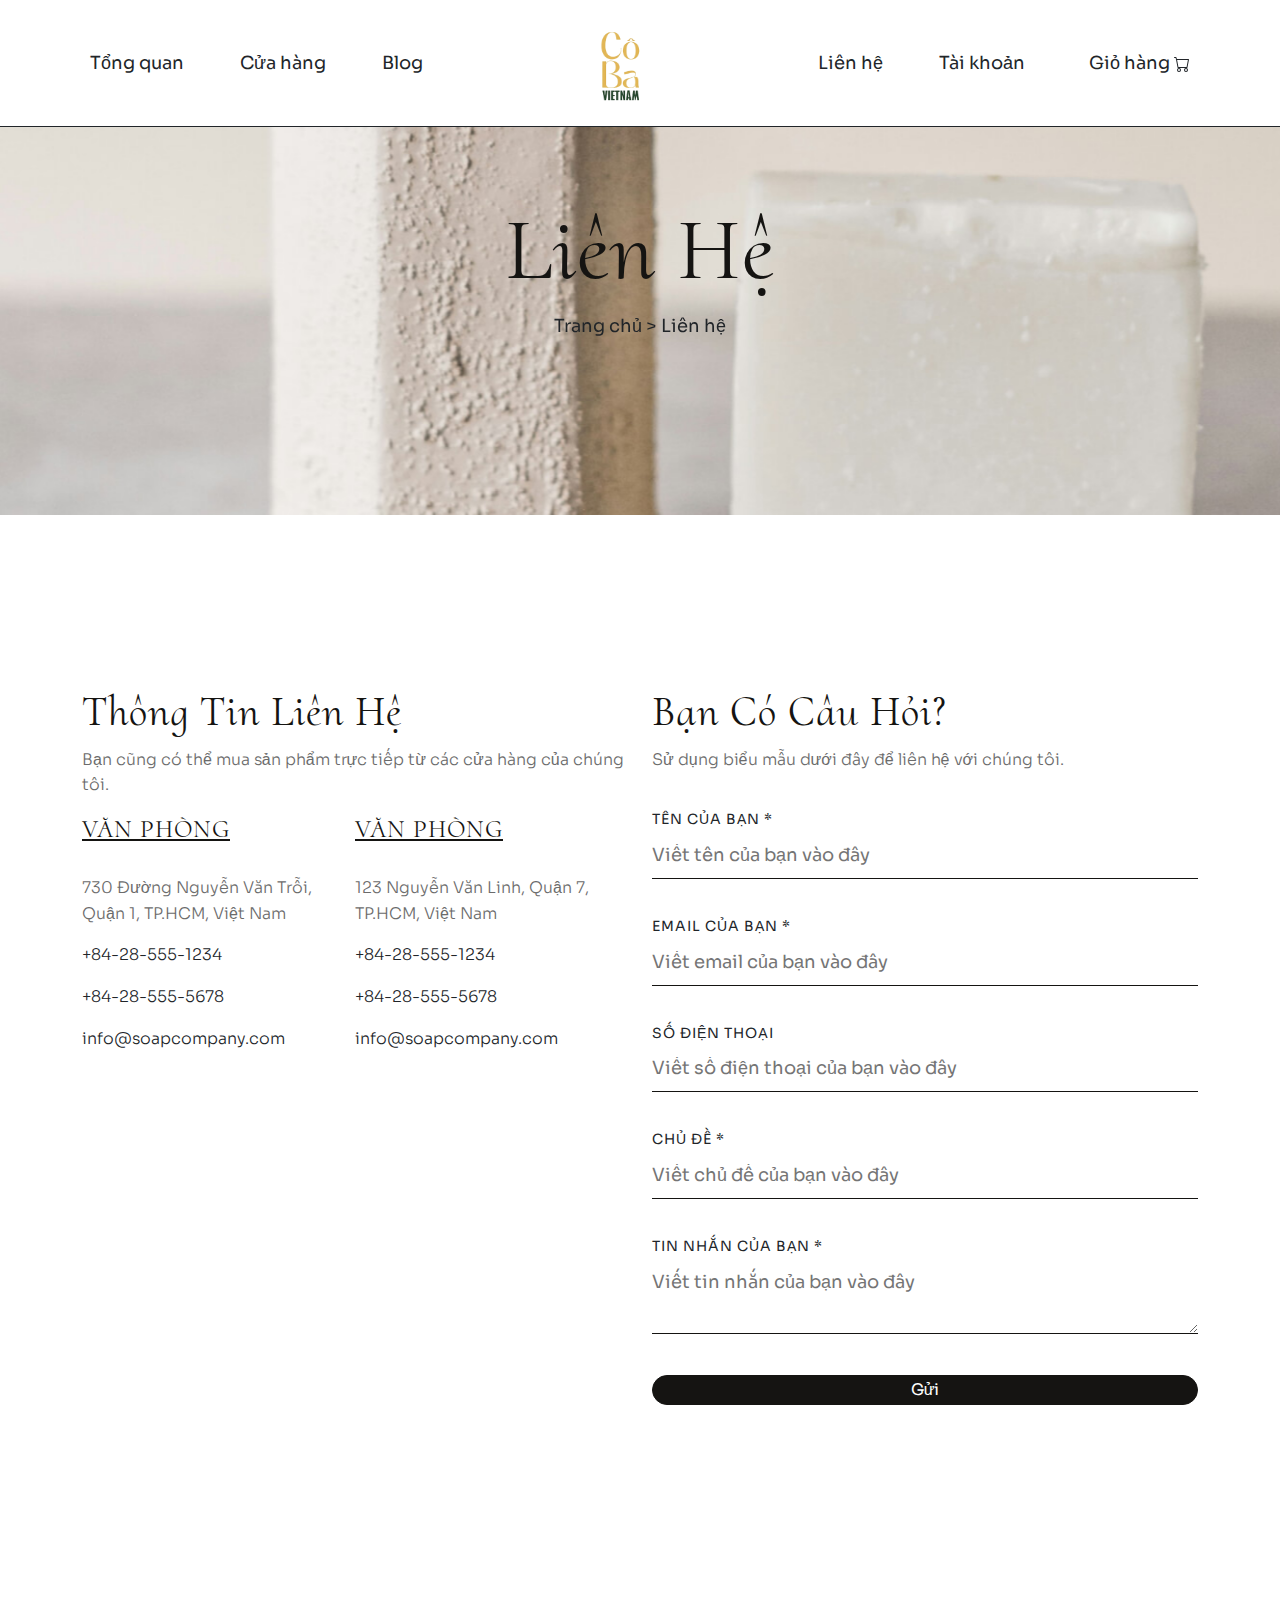
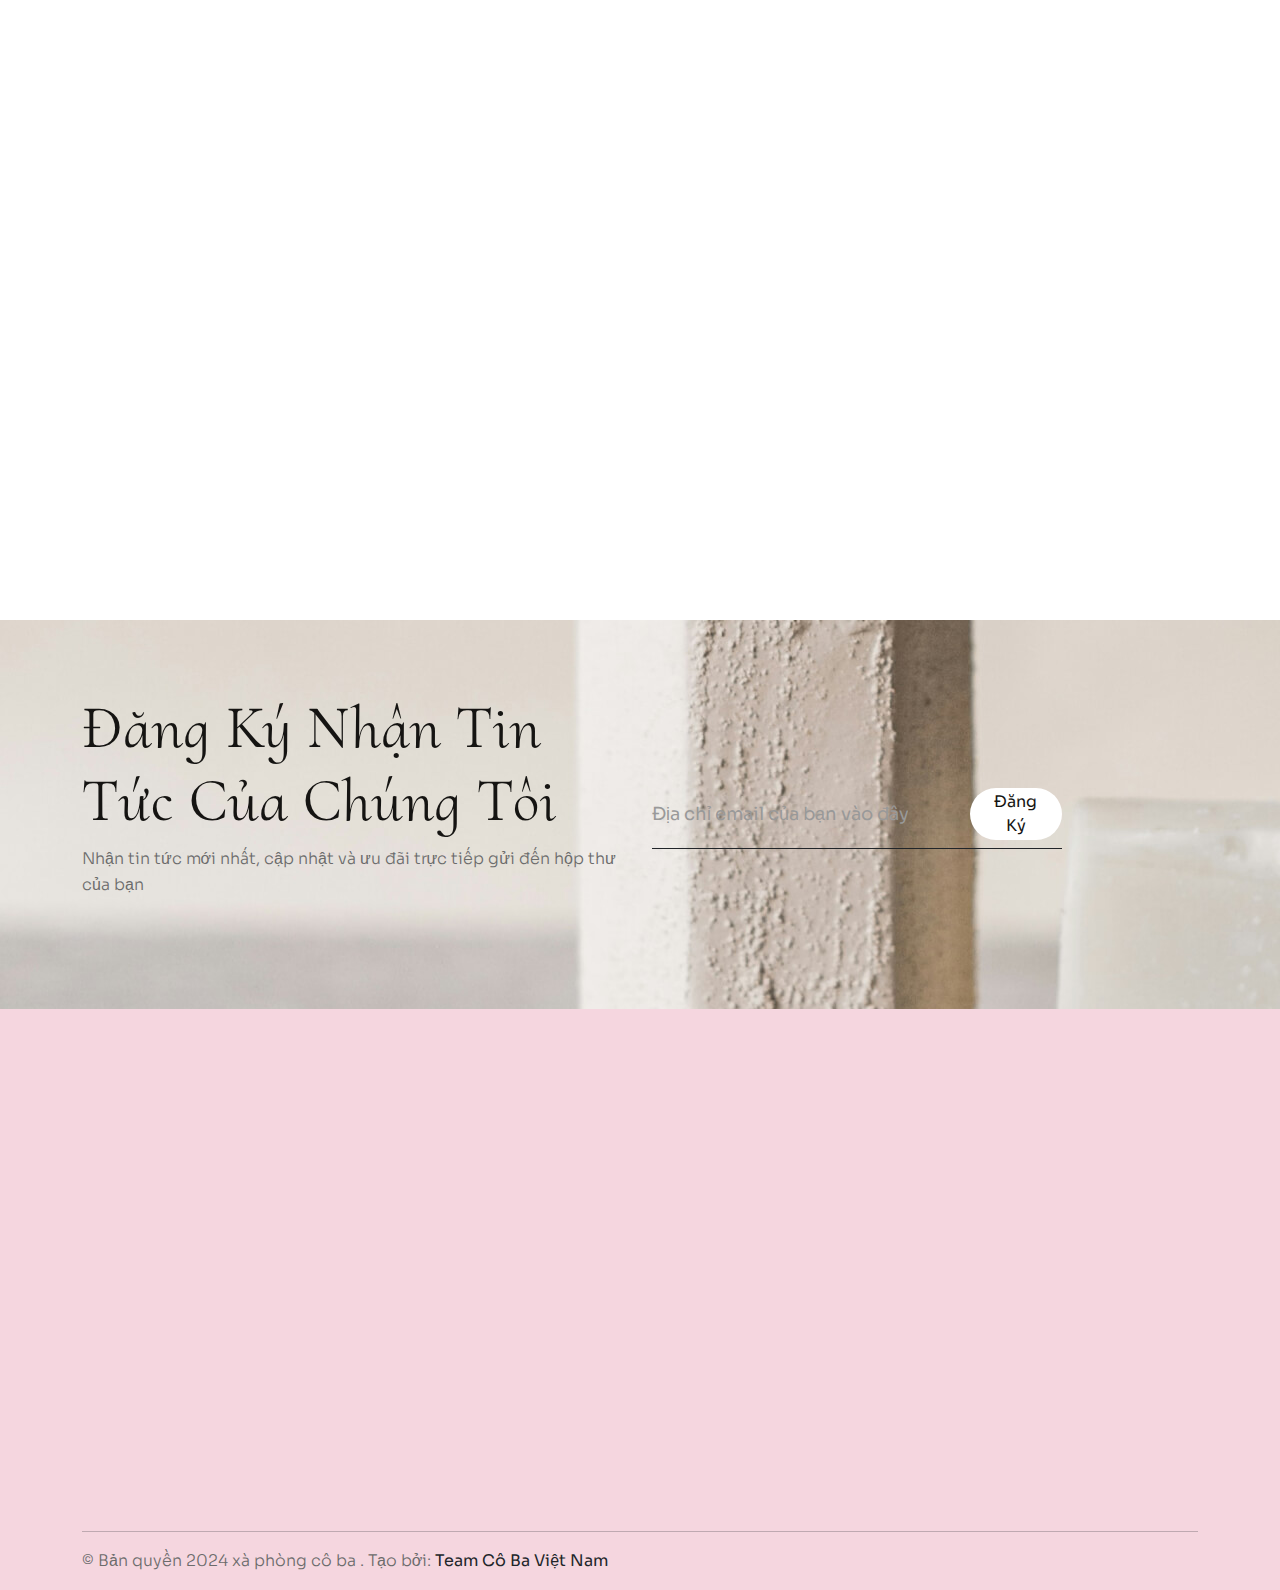
<file: contact.html>
<!DOCTYPE html>
<html>
  <head>
    <title>Soapy - Handmade Soap eCommerce Website Template</title>
    <meta charset="utf-8">
    <meta http-equiv="X-UA-Compatible" content="IE=edge">
    <meta name="viewport" content="width=device-width, initial-scale=1.0">
    <meta name="format-detection" content="telephone=no">
    <meta name="apple-mobile-web-app-capable" content="yes">
    <meta name="author" content="">
    <meta name="keywords" content="">
    <meta name="description" content="">
    <link rel="stylesheet" type="text/css" href="css/vendor.css">
    <link rel="stylesheet" type="text/css" href="css/bootstrap.min.css">
    <link rel="stylesheet" type="text/css" href="style.css">
    <link rel="stylesheet" type="text/css" href="css/reponsive.css">  
    <link rel="stylesheet" href="https://cdnjs.cloudflare.com/ajax/libs/font-awesome/6.0.0-beta3/css/all.min.css">
    <link rel="preconnect" href="https://fonts.googleapis.com">
    <link rel="preconnect" href="https://fonts.gstatic.com" crossorigin>
    <link href="https://fonts.googleapis.com/css2?family=Cormorant+Upright:wght@300;400;500;600;700&family=Sora:wght@100..800&display=swap" rel="stylesheet">
    <!-- script
    ================================================== -->
    <script src="js/modernizr.js"></script>
  </head>
  <body>
    <svg xmlns="http://www.w3.org/2000/svg" style="display: none;">
      <symbol id="search" xmlns="http://www.w3.org/2000/svg" viewBox="0 0 32 32">
        <path fill="currentColor" d="M19 3C13.488 3 9 7.488 9 13c0 2.395.84 4.59 2.25 6.313L3.281 27.28l1.439 1.44l7.968-7.969A9.922 9.922 0 0 0 19 23c5.512 0 10-4.488 10-10S24.512 3 19 3zm0 2c4.43 0 8 3.57 8 8s-3.57 8-8 8s-8-3.57-8-8s3.57-8 8-8z" />
      </symbol>
      <symbol xmlns="http://www.w3.org/2000/svg" id="angle-right" viewBox="0 0 32 32">
        <path fill="currentColor" d="M12.969 4.281L11.53 5.72L21.812 16l-10.28 10.281l1.437 1.438l11-11l.687-.719l-.687-.719z"/>
      </symbol>
      <symbol xmlns="http://www.w3.org/2000/svg" id="angle-left" viewBox="0 0 32 32">
        <path fill="currentColor" d="m19.031 4.281l-11 11l-.687.719l.687.719l11 11l1.438-1.438L10.187 16L20.47 5.719z"/>
      </symbol>
      <symbol xmlns="http://www.w3.org/2000/svg" id="chevron-down" viewBox="0 0 24 24">
        <path fill="currentColor" d="M7.41 8.58L12 13.17l4.59-4.59L18 10l-6 6l-6-6l1.41-1.42Z"/>
      </symbol>
      <symbol xmlns="http://www.w3.org/2000/svg" id="arrow-right" viewBox="0 0 32 32">
        <path fill="currentColor" d="M18.719 6.781L17.28 8.22L24.063 15H4v2h20.063l-6.782 6.781l1.438 1.438l8.5-8.5l.687-.719l-.687-.719z"/>
      </symbol>
      <symbol xmlns="http://www.w3.org/2000/svg" id="arrow-left" viewBox="0 0 32 32">
        <path fill="currentColor" d="m13.281 6.781l-8.5 8.5l-.687.719l.687.719l8.5 8.5l1.438-1.438L7.938 17H28v-2H7.937l6.782-6.781z"/>
      </symbol>
      <symbol xmlns="http://www.w3.org/2000/svg" id="play" viewBox="0 0 24 24">
        <path fill="currentColor" d="M8 5.14v14l11-7l-11-7Z"/>
      </symbol>
      <symbol xmlns="http://www.w3.org/2000/svg" id="facebook" viewBox="0 0 24 24">
        <path fill="currentColor" d="M9.198 21.5h4v-8.01h3.604l.396-3.98h-4V7.5a1 1 0 0 1 1-1h3v-4h-3a5 5 0 0 0-5 5v2.01h-2l-.396 3.98h2.396v8.01Z" />
      </symbol>
      <symbol xmlns="http://www.w3.org/2000/svg" id="youtube" viewBox="0 0 32 32">
        <path fill="currentColor" d="M29.41 9.26a3.5 3.5 0 0 0-2.47-2.47C24.76 6.2 16 6.2 16 6.2s-8.76 0-10.94.59a3.5 3.5 0 0 0-2.47 2.47A36.13 36.13 0 0 0 2 16a36.13 36.13 0 0 0 .59 6.74a3.5 3.5 0 0 0 2.47 2.47c2.18.59 10.94.59 10.94.59s8.76 0 10.94-.59a3.5 3.5 0 0 0 2.47-2.47A36.13 36.13 0 0 0 30 16a36.13 36.13 0 0 0-.59-6.74ZM13.2 20.2v-8.4l7.27 4.2Z" />
      </symbol>
      <symbol xmlns="http://www.w3.org/2000/svg" id="twitter" viewBox="0 0 256 256">
        <path fill="currentColor" d="m245.66 77.66l-29.9 29.9C209.72 177.58 150.67 232 80 232c-14.52 0-26.49-2.3-35.58-6.84c-7.33-3.67-10.33-7.6-11.08-8.72a8 8 0 0 1 3.85-11.93c.26-.1 24.24-9.31 39.47-26.84a110.93 110.93 0 0 1-21.88-24.2c-12.4-18.41-26.28-50.39-22-98.18a8 8 0 0 1 13.65-4.92c.35.35 33.28 33.1 73.54 43.72V88a47.87 47.87 0 0 1 14.36-34.3A46.87 46.87 0 0 1 168.1 40a48.66 48.66 0 0 1 41.47 24H240a8 8 0 0 1 5.66 13.66Z" />
      </symbol>
      <symbol xmlns="http://www.w3.org/2000/svg" id="instagram" viewBox="0 0 256 256">
        <path fill="currentColor" d="M128 80a48 48 0 1 0 48 48a48.05 48.05 0 0 0-48-48Zm0 80a32 32 0 1 1 32-32a32 32 0 0 1-32 32Zm48-136H80a56.06 56.06 0 0 0-56 56v96a56.06 56.06 0 0 0 56 56h96a56.06 56.06 0 0 0 56-56V80a56.06 56.06 0 0 0-56-56Zm40 152a40 40 0 0 1-40 40H80a40 40 0 0 1-40-40V80a40 40 0 0 1 40-40h96a40 40 0 0 1 40 40ZM192 76a12 12 0 1 1-12-12a12 12 0 0 1 12 12Z" />
      </symbol>
      <symbol xmlns="http://www.w3.org/2000/svg" id="linkedin" viewBox="0 0 24 24">
        <path fill="currentColor" d="M6.94 5a2 2 0 1 1-4-.002a2 2 0 0 1 4 .002zM7 8.48H3V21h4V8.48zm6.32 0H9.34V21h3.94v-6.57c0-3.66 4.77-4 4.77 0V21H22v-7.93c0-6.17-7.06-5.94-8.72-2.91l.04-1.68z" />
      </symbol>
      <symbol xmlns="http://www.w3.org/2000/svg" id="cart-outline" viewBox="0 0 16 16">
        <path fill="currentColor" d="M0 1.5A.5.5 0 0 1 .5 1H2a.5.5 0 0 1 .485.379L2.89 3H14.5a.5.5 0 0 1 .49.598l-1 5a.5.5 0 0 1-.465.401l-9.397.472L4.415 11H13a.5.5 0 0 1 0 1H4a.5.5 0 0 1-.491-.408L2.01 3.607 1.61 2H.5a.5.5 0 0 1-.5-.5zM3.102 4l.84 4.479 9.144-.459L13.89 4H3.102zM5 12a2 2 0 1 0 0 4 2 2 0 0 0 0-4zm7 0a2 2 0 1 0 0 4 2 2 0 0 0 0-4zm-7 1a1 1 0 1 1 0 2 1 1 0 0 1 0-2zm7 0a1 1 0 1 1 0 2 1 1 0 0 1 0-2z" />
      </symbol>
      <symbol xmlns="http://www.w3.org/2000/svg" id="quality" viewBox="0 0 16 16">
        <path fill="currentColor" d="M9.669.864 8 0 6.331.864l-1.858.282-.842 1.68-1.337 1.32L2.6 6l-.306 1.854 1.337 1.32.842 1.68 1.858.282L8 12l1.669-.864 1.858-.282.842-1.68 1.337-1.32L13.4 6l.306-1.854-1.337-1.32-.842-1.68L9.669.864zm1.196 1.193.684 1.365 1.086 1.072L12.387 6l.248 1.506-1.086 1.072-.684 1.365-1.51.229L8 10.874l-1.355-.702-1.51-.229-.684-1.365-1.086-1.072L3.614 6l-.25-1.506 1.087-1.072.684-1.365 1.51-.229L8 1.126l1.356.702 1.509.229z" />
        <path fill="currentColor" d="M4 11.794V16l4-1 4 1v-4.206l-2.018.306L8 13.126 6.018 12.1 4 11.794z" />
      </symbol>
      <symbol xmlns="http://www.w3.org/2000/svg" id="price-tag" viewBox="0 0 16 16">
        <path fill="currentColor" d="M6 4.5a1.5 1.5 0 1 1-3 0 1.5 1.5 0 0 1 3 0zm-1 0a.5.5 0 1 0-1 0 .5.5 0 0 0 1 0z" />
        <path fill="currentColor" d="M2 1h4.586a1 1 0 0 1 .707.293l7 7a1 1 0 0 1 0 1.414l-4.586 4.586a1 1 0 0 1-1.414 0l-7-7A1 1 0 0 1 1 6.586V2a1 1 0 0 1 1-1zm0 5.586 7 7L13.586 9l-7-7H2v4.586z" />
      </symbol>
      <symbol xmlns="http://www.w3.org/2000/svg" id="shield-plus" viewBox="0 0 16 16">
        <path fill="currentColor" d="M5.338 1.59a61.44 61.44 0 0 0-2.837.856.481.481 0 0 0-.328.39c-.554 4.157.726 7.19 2.253 9.188a10.725 10.725 0 0 0 2.287 2.233c.346.244.652.42.893.533.12.057.218.095.293.118a.55.55 0 0 0 .101.025.615.615 0 0 0 .1-.025c.076-.023.174-.061.294-.118.24-.113.547-.29.893-.533a10.726 10.726 0 0 0 2.287-2.233c1.527-1.997 2.807-5.031 2.253-9.188a.48.48 0 0 0-.328-.39c-.651-.213-1.75-.56-2.837-.855C9.552 1.29 8.531 1.067 8 1.067c-.53 0-1.552.223-2.662.524zM5.072.56C6.157.265 7.31 0 8 0s1.843.265 2.928.56c1.11.3 2.229.655 2.887.87a1.54 1.54 0 0 1 1.044 1.262c.596 4.477-.787 7.795-2.465 9.99a11.775 11.775 0 0 1-2.517 2.453 7.159 7.159 0 0 1-1.048.625c-.28.132-.581.24-.829.24s-.548-.108-.829-.24a7.158 7.158 0 0 1-1.048-.625 11.777 11.777 0 0 1-2.517-2.453C1.928 10.487.545 7.169 1.141 2.692A1.54 1.54 0 0 1 2.185 1.43 62.456 62.456 0 0 1 5.072.56z" />
        <path fill="currentColor" d="M8 4.5a.5.5 0 0 1 .5.5v1.5H10a.5.5 0 0 1 0 1H8.5V9a.5.5 0 0 1-1 0V7.5H6a.5.5 0 0 1 0-1h1.5V5a.5.5 0 0 1 .5-.5z" />
      </symbol>
      <symbol id="star-fill" xmlns="http://www.w3.org/2000/svg" viewBox="0 0 16 16">
        <path fill="currentColor" d="M3.612 15.443c-.386.198-.824-.149-.746-.592l.83-4.73L.173 6.765c-.329-.314-.158-.888.283-.95l4.898-.696L7.538.792c.197-.39.73-.39.927 0l2.184 4.327 4.898.696c.441.062.612.636.282.95l-3.522 3.356.83 4.73c.078.443-.36.79-.746.592L8 13.187l-4.389 2.256z" />
      </symbol>
      <symbol id="star-empty" xmlns="http://www.w3.org/2000/svg" viewBox="0 0 16 16">
        <path fill="currentColor" d="M2.866 14.85c-.078.444.36.791.746.593l4.39-2.256 4.389 2.256c.386.198.824-.149.746-.592l-.83-4.73 3.522-3.356c.33-.314.16-.888-.282-.95l-4.898-.696L8.465.792a.513.513 0 0 0-.927 0L5.354 5.12l-4.898.696c-.441.062-.612.636-.283.95l3.523 3.356-.83 4.73zm4.905-2.767-3.686 1.894.694-3.957a.565.565 0 0 0-.163-.505L1.71 6.745l4.052-.576a.525.525 0 0 0 .393-.288L8 2.223l1.847 3.658a.525.525 0 0 0 .393.288l4.052.575-2.906 2.77a.565.565 0 0 0-.163.506l.694 3.957-3.686-1.894a.503.503 0 0 0-.461 0z" />
      </symbol>
      <symbol id="star-half" xmlns="http://www.w3.org/2000/svg" viewBox="0 0 16 16">
        <path fill="currentColor" d="M5.354 5.119 7.538.792A.516.516 0 0 1 8 .5c.183 0 .366.097.465.292l2.184 4.327 4.898.696A.537.537 0 0 1 16 6.32a.548.548 0 0 1-.17.445l-3.523 3.356.83 4.73c.078.443-.36.79-.746.592L8 13.187l-4.389 2.256a.52.52 0 0 1-.146.05c-.342.06-.668-.254-.6-.642l.83-4.73L.173 6.765a.55.55 0 0 1-.172-.403.58.58 0 0 1 .085-.302.513.513 0 0 1 .37-.245l4.898-.696zM8 12.027a.5.5 0 0 1 .232.056l3.686 1.894-.694-3.957a.565.565 0 0 1 .162-.505l2.907-2.77-4.052-.576a.525.525 0 0 1-.393-.288L8.001 2.223 8 2.226v9.8z" />
      </symbol>
      <symbol xmlns="http://www.w3.org/2000/svg" id="plus" viewBox="0 0 24 24">
        <path fill="currentColor" d="M19 11h-6V5a1 1 0 0 0-2 0v6H5a1 1 0 0 0 0 2h6v6a1 1 0 0 0 2 0v-6h6a1 1 0 0 0 0-2Z"/>
      </symbol>
      <symbol xmlns="http://www.w3.org/2000/svg" id="minus" viewBox="0 0 24 24">
        <path fill="currentColor" d="M19 11H5a1 1 0 0 0 0 2h14a1 1 0 0 0 0-2Z"/>
      </symbol>
    </svg>
    
    <div id="preloader">
      <div id="loader"></div>
    </div>
    <header id="header" class="site-header border-bottom border-dark" >
      <nav id="header-nav" class="navbar navbar-expand-lg px-3">
        <div class="container">
          <a class="navbar-brand d-lg-none" href="index.html">
            <img src="images/main-logo.png" class="logo">
          </a>
          <button class="navbar-toggler d-flex d-lg-none order-3 p-2" type="button" data-bs-toggle="offcanvas" data-bs-target="#bdNavbar" aria-controls="bdNavbar" aria-expanded="false" aria-label="Toggle navigation">Menu</button>
          <div class="offcanvas offcanvas-end" tabindex="-1" id="bdNavbar" aria-labelledby="bdNavbarOffcanvasLabel">
            <div class="offcanvas-header px-4 pb-0">
              <a class="navbar-brand d-none d-lg-block me-0" href="index.html">
                <img src="images/main-logo.png" class="logo" width="70px" height="100px">
              </a>
              <button type="button" class="btn-close btn-close-black" data-bs-dismiss="offcanvas" aria-label="Close" data-bs-target="#bdNavbar"></button>
            </div>
            <div class="offcanvas-body">
              <ul id="navbar" class="navbar-nav w-100 d-flex justify-content-between align-items-center">
                
                <ul class="list-unstyled d-lg-flex justify-content-md-between align-items-center">
                  <li class="nav-item">
                    <a class="nav-link ms-0" href="about.html">Tổng quan</a>
                  </li>

                  <li class="nav-item">
                    <a class="nav-link ms-0" href="shop.html">Cửa hàng</a>
                  </li>

                  <li class="nav-item">
                    <a class="nav-link ms-0" href="blog.html">Blog</a>
                  </li>
                 
                  <!-- <li class="nav-item dropdown">
                    <a class="nav-link dropdown-toggle ms-0" data-bs-toggle="dropdown" href="#" role="button" aria-expanded="false">Pages<svg class="bi" width="18" height="18"><use xlink:href="#chevron-down"></use></svg></a>
                    <ul class="dropdown-menu">
                      <li>
                        <a href="about.html" class="dropdown-item fs-5 fw-medium">About <span class="text-primary">(PRO)</span></a>
                      </li>
                      <li>
                        <a href="shop.html" class="dropdown-item fs-5 fw-medium">Shop <span class="text-primary">(PRO)</span></a>
                      </li>
                      <li>
                        <a href="single-product.html" class="dropdown-item fs-5 fw-medium">Single Product <span class="text-primary">(PRO)</span></a>
                      </li>
                      <li>
                        <a href="login.html" class="dropdown-item fs-5 fw-medium">Account <span class="text-primary">(PRO)</span></a>
                      </li>
                      <li>
                        <a href="cart.html" class="dropdown-item fs-5 fw-medium">Cart <span class="text-primary">(PRO)</span></a>
                      </li>
                      <li>
                        <a href="checkout.html" class="dropdown-item fs-5 fw-medium">Checkout <span class="text-primary">(PRO)</span></a>
                      </li>
                      <li>
                        <a href="blog.html" class="dropdown-item fs-5 fw-medium">Blog <span class="text-primary">(PRO)</span></a>
                      </li>
                      <li>
                        <a href="single-post.html" class="dropdown-item fs-5 fw-medium">Single Post <span class="text-primary">(PRO)</span></a>
                      </li>
                      <li>
                        <a href="contact.html" class="dropdown-item fs-5 fw-medium">Contact <span class="text-primary">(PRO)</span></a>
                      </li>
                      <li>
                        <a target="_blank" href="https://templatesjungle.gumroad.com/l/soapy-handmade-soap-ecommerce-website-template" class="dropdown-item fw-medium text-decoration-underline text-uppercase fs-5 fw-medium">Get Pro</a>
                      </li>
                    </ul>
                  </li>                   -->
                </ul>
                
                <a class="navbar-brand d-none d-lg-block me-0" href="index.html">
                  <img src="images/main-logo.png" class="logo" width="70px" height="100px">
                </a>

                <ul class="list-unstyled d-lg-flex justify-content-between align-items-center">
               
                

                  <li class="nav-item">
                    <a class="nav-link me-0" href="contact.html">Liên hệ</a>
                  </li>
                  <li class="nav-item">
                    <a class="nav-link me-0" href="LOGIN.html" style=" width: 110PX;">Tài khoản</a>
                  </li>
                  <li class="cart-dropdown nav-item dropdown">
                    <a class="nav-link dropdown-toggle me-0" data-bs-toggle="dropdown" href="#" role="button" aria-expanded="false">Giỏ hàng <svg xmlns="http://www.w3.org/2000/svg" width="16" height="16" fill="currentColor" class="bi bi-cart" viewBox="0 0 16 16">
                      <path d="M0 1.5A.5.5 0 0 1 .5 1H2a.5.5 0 0 1 .485.379L2.89 3H14.5a.5.5 0 0 1 .491.592l-1.5 8A.5.5 0 0 1 13 12H4a.5.5 0 0 1-.491-.408L2.01 3.607 1.61 2H.5a.5.5 0 0 1-.5-.5zM3.102 4l1.313 7h8.17l1.313-7H3.102zM5 12a2 2 0 1 0 0 4 2 2 0 0 0 0-4zm7 0a2 2 0 1 0 0 4 2 2 0 0 0 0-4zm-7 1a1 1 0 1 1 0 2 1 1 0 0 1 0-2zm7 0a1 1 0 1 1 0 2 1 1 0 0 1 0-2z"/>
                    </svg></a>
                    <div class="dropdown-menu dropdown-menu-end p-3">
                      <h4 class="d-flex justify-content-between align-items-center mb-3">
                        <span class="text-primary">GIỎ HÀNG CỦA BẠN</span>
                        <span class="badge bg-primary rounded-pill">2</span>
                      </h4>
                      <ul class="list-group mb-3">
                        <li class="list-group-item bg-transparent border-dark d-flex justify-content-between lh-sm">
                          <div>
                            <h5 class="card-title fs-5 text-uppercase">
                              <a href="single-product.html">Gentle Lavender Bliss</a>
                            </h5>
                            <small class="text-body-secondary">Một sự kết hợp bình tĩnh của tinh dầu oải hương.</small>
                          </div>
                          <span class="text-primary">$120</span>
                        </li>
                        <li class="list-group-item bg-transparent border-dark d-flex justify-content-between lh-sm">
                          <div>
                            <h5 class="card-title fs-5 text-uppercase">
                              <a href="single-product.html">Citrus Splash Delight</a>
                            </h5>
                            <small class="text-body-secondary">Sự kích thích từ sự kết hợp của tinh dầu cam.</small>
                          </div>
                          <span class="text-primary">$870</span>
                        </li>
                        <li class="list-group-item bg-transparent border-dark d-flex justify-content-between">
                          <span class="text-uppercase"><b>Tổng cộng (USD)</b></span>
                          <strong>$990</strong>
                        </li>
                      </ul>
                      <div class="d-flex flex-wrap justify-content-center">
                        <a href="cart.html" class="w-100 btn btn-dark mb-1" type="submit">Xem giỏ hàng</a>
                        <a href="checkout.html" class="w-100 btn btn-primary" type="submit">Tiến hành thanh toán</a>
                      </div>
                    </div>
                  </li>
                </ul>
              </ul>
            </div>
          </div>
        </div>
      </nav>
    </header>
    <section class="hero-section jarallax d-flex align-items-center justify-content-center padding-medium pb-5" style="background: url(images/hero-img.jpg) no-repeat;">
      <div class="hero-content">
        <div class="container">
          <div class="row">
            <div class="text-center padding-large no-padding-bottom">
              <h1>Liên hệ</h1>
              <div class="breadcrumbs">
                <span class="item">
                  <a href="index.html">Trang chủ ></a>
                </span>
                <span class="item">Liên hệ</span>
              </div>
            </div>
          </div>
        </div>
      </div>
    </section>
    <div class="contact-us padding-xlarge">
      <div class="container">
        <div class="row">
          <div class="contact-info col-lg-6 pb-3">
            <h3>Thông tin liên hệ</h3>
            <p>Bạn cũng có thể mua sản phẩm trực tiếp từ các cửa hàng của chúng tôi.</p>
            <div class="page-content d-flex flex-wrap">
              <div class="col-lg-6 col-sm-12">
                <div class="content-box text-dark pe-4 mb-5">
                  <h5 class="widget-title text-decoration-underline text-uppercase">Văn phòng</h5>
                  <div class="contact-address pt-3">
                    <p>730 Đường Nguyễn Văn Trỗi, Quận 1, TP.HCM, Việt Nam</p>
                  </div>
                  <div class="contact-number">
                    <p>
                      <a href="tel:+84-28-555-1234">+84-28-555-1234</a>
                    </p>
                    <p>
                      <a href="tel:+84-28-555-5678">+84-28-555-5678</a>
                    </p>
                  </div>
                  <div class="email-address">
                    <p>
                      <a href="mailto:info@soapcompany.com">info@soapcompany.com</a>
                    </p>
                  </div>
                </div>
              </div>
              <div class="col-lg-6 col-sm-12">
                <div class="content-box">
                  <h5 class="widget-title text-decoration-underline text-uppercase">Văn phòng</h5>
                  <div class="contact-address pt-3">
                    <p>123 Nguyễn Văn Linh, Quận 7, TP.HCM, Việt Nam</p>
                  </div>
                  <div class="contact-number">
                    <p>
                      <a href="tel:+84-28-555-1234">+84-28-555-1234</a>
                    </p>
                    <p>
                      <a href="tel:+84-28-555-5678">+84-28-555-5678</a>
                    </p>
                  </div>
                  <div class="email-address">
                    <p>
                      <a href="mailto:info@soapcompany.com">info@soapcompany.com</a>
                    </p>
                  </div>
                </div>
              </div>
            </div>
          </div>
          <div class="inquiry-item col-lg-6">
            <h3>Bạn có câu hỏi?</h3>
            <p>Sử dụng biểu mẫu dưới đây để liên hệ với chúng tôi.</p>
            <form id="form">
              <div class="py-3">
                <label>Tên của bạn *</label>
                <input type="text" name="name" placeholder="Viết tên của bạn vào đây" class="w-100">
              </div>
              <div class="py-3">
                <label>Email của bạn *</label>
                <input type="text" name="email" placeholder="Viết email của bạn vào đây" class="w-100">
              </div>
              <div class="py-3">
                <label>Số điện thoại</label>
                <input type="number" name="number" placeholder="Viết số điện thoại của bạn vào đây" class="w-100">
              </div>
              <div class="py-3">
                <label>Chủ đề *</label>
                <input type="text" name="subject" placeholder="Viết chủ đề của bạn vào đây" class="w-100">
              </div>
              <div class="py-3">
                <label>Tin nhắn của bạn *</label>
                <textarea placeholder="Viết tin nhắn của bạn vào đây" class="w-100"></textarea>
              </div>
              <button type="submit" name="submit" class="btn btn-dark w-100 my-3">Gửi</button>
            </form>
          </div>
        </div>
      </div>
    </div>
    <section id="our-store" class="padding-xlarge pt-0">
      <div class="container">
        <div class="row d-flex flex-wrap align-items-center">
          <div class="col-lg-6">
            <div class="image-holder mb-5" data-aos="fade" data-aos-easing="ease-in" data-aos-duration="1500" data-aos-once="true">
              <img src="images/post-item3.jpg" alt="our-store" class="img-fluid">
            </div>
          </div>
          <div class="col-lg-6">
            <div class="locations-wrap" data-aos="fade" data-aos-easing="ease-in" data-aos-delay="600" data-aos-duration="1000" data-aos-once="true">
              <div class="display-header">
                <h3>Các cửa hàng của chúng tôi</h3>
                <p>Bạn cũng có thể mua sản phẩm trực tiếp từ các cửa hàng của chúng tôi.</p>
              </div>
              <div class="location-content d-flex flex-wrap">
                <div class="col-lg-6 col-sm-12">
                  <div class="content-box text-dark pe-4 mb-5">
                    <h5 class="widget-title text-decoration-underline text-uppercase">Văn phòng</h5>
                    <div class="contact-address pt-3">
                      <p>730 Đường Nguyễn Văn Trỗi, Quận 1, TP.HCM, Việt Nam</p>
                    </div>
                    <div class="contact-number">
                      <p>
                        <a href="tel:+84 28 3878 333">+84 28 3878 333</a>
                      </p>
                      <p>
                        <a href="tel:+84 28 3878 444">+84 28 3878 444</a>
                      </p>
                    </div>
                    <div class="email-address">
                      <p>
                        <a href="mailto:info@soapcompany.com">info@soapcompany.com</a>

                      </p>
                    </div>
                  </div>
                </div>
                <div class="col-lg-6 col-sm-12">
                  <div class="content-box">
                    <h5 class="widget-title text-decoration-underline text-uppercase">Văn phòng</h5>

                    <div class="contact-address pt-3">
                      <p>123 Nguyễn Văn Linh, Quận 7, TP.HCM, Việt Nam</p>
                    </div>
                    <div class="contact-number">
                      <p>
                        <a href="tel:+84 28 3878 333">+84 28 3878 333</a>
                      </p>
                      <p>
                        <a href="tel:+84 28 3878 444">+84 28 3878 444</a>
                      </p>
                    </div>
                    <div class="email-address">
                      <p>
                        <a href="mailto:info@soapcompany.com">info@soapcompany.com</a>

                      </p>
                    </div>
                  </div>
                </div>
              </div>
            </div>
          </div>
        </div>
      </div>
    </section>
    <section id="newsletter" class="bg-light padding-medium" style="background-image: url(images/hero-img.jpg);">
      <div class="container">
        <div class="newsletter">
          <div class="row">
            <div class="col-lg-6 col-md-12 title mb-4">
              <h2>Đăng ký nhận tin tức của chúng tôi</h2>
              <p> Nhận tin tức mới nhất, cập nhật và ưu đãi trực tiếp gửi đến hộp thư của bạn</p> 				
            </div>
            <form class="col-lg-6 col-md-12 d-flex align-items-center">
              <div class="d-flex w-75 border-bottom border-dark py-2">
                <input id="newsletter1" type="text" class="form-control border-0 p-0" placeholder="Địa chỉ email của bạn vào đây">
                <button class="btn border-0" type="button">Đăng ký</button>
              </div>
            </form>
          </div> 			
        </div>
      </div>
    </section>
    <footer id="footer" class="overflow-hidden padding-xlarge pb-0" style="background-color: #f5d6df;">
      <div class="container">
        <div class="row">
          <div class="footer-top-area pb-5">
            <div class="row d-flex flex-wrap justify-content-between">
              <div class="col-lg-3 col-sm-6 pb-3" data-aos="fade" data-aos-easing="ease-in" data-aos-duration="1000" data-aos-once="true">
                <div class="footer-menu">
                  <a class="navbar-brand d-none d-lg-block me-0" href="index.html">
                    <img src="images/main-logo.png" class="logo" width="70px" height="100px">
                  </a>
                  <p>Chúng tôi tự hào mang đến những sản phẩm xà phòng thủ công chất lượng cao, được làm từ những nguyên liệu tự nhiên tốt nhất.</p>
                </div>
              </div>
              <div class="col-lg-2 col-sm-6 pb-3" data-aos="fade" data-aos-easing="ease-in" data-aos-duration="1200" data-aos-once="true">
                <div class="footer-menu">
                  <h4 class="widget-title pb-2">Liên Kết Nhanh</h4>
                  <ul class="menu-list list-unstyled">
                    <li class="menu-item pb-2">
                      <a href="about.html">Giới Thiệu</a>
                    </li>
                    <li class="menu-item pb-2">
                      <a href="shop.html">Cửa Hàng</a>
                    </li>
                    <li class="menu-item pb-2">
                      <a href="contact.html">Liên Hệ</a>
                    </li>
                    <li class="menu-item pb-2">
                      <a href="login.html">Tài Khoản</a>
                    </li>
                  </ul>
                </div>
              </div>
              <div class="col-lg-3 col-sm-6 pb-3" data-aos="fade" data-aos-easing="ease-in" data-aos-duration="1400" data-aos-once="true">
                <div class="footer-menu contact-item">
                  <h4 class="widget-title pb-2">Thông Tin Liên Hệ</h4>
                  <ul class="menu-list list-unstyled">
                    <li class="menu-item pb-2">
                      <a href="#">123 Đường Lê Lợi, Quận 1, TP.HCM</a>
                    </li>
                    <li class="menu-item pb-2">
                      <a href="#">+84 123 456 789</a>
                    </li>
                    <li class="menu-item pb-2">
                      <a href="mailto:">info@xabongcoba.com</a>
                    </li>
                  </ul>
                </div>
              </div>
              <div class="col-lg-3 col-sm-6 pb-3" data-aos="fade" data-aos-easing="ease-in" data-aos-duration="1600" data-aos-once="true">
                <div class="footer-menu">
                  <h4 class="widget-title pb-2">Mạng Xã Hội</h4>
                  <p>Theo dõi chúng tôi trên các nền tảng mạng xã hội để cập nhật thông tin mới nhất.</p>
                  <div class="social-links">
                    <ul class="d-flex list-unstyled">
                      <li>
                        <a href="https://www.facebook.com/profile.php?id=61567610646372" >
                          <svg class="facebook">
                            <use xlink:href="#facebook">
                          </svg>
                        </a>
                      </li>
                      
                      <li>
                        <a href="https://www.tiktok.com/@cobavnsoap" style="color: #aeaeae ">
                         <i class="fab fa-tiktok" style="font-size: 0.85em;"></i>
                        </a>
                      </li>
                      <li>
                        <a href="https://www.instagram.com/cobavnsoap/">
                          <svg class="instagram">
                            <use xlink:href="#instagram">
                          </svg>
                        </a>
                      </li>
                    
                      <li>
                        <a href="https://www.youtube.com/channel/UC8fQR-avkHNKMTBbVNuuQAA">
                          <svg class="youtube">
                            <use xlink:href="#youtube">
                          </svg>
                        </a>
                      </li>
                    </ul>
                  </div>
                </div>
              </div>
            </div>
          </div>
        </div>
        <hr>
      </div>
      <div id="footer-bottom">
        <div class="container">
          <div class="row d-flex flex-wrap justify-content-between">
            <div class="col-12">
              <div class="copyright">
                <p>© Bản quyền 2024 xà phòng cô ba . Tạo bởi: <a href="https://templatesjungle.com/" target="_blank"><b>Team Cô Ba Việt Nam</b></a> </p>
              </div>
            </div>
          </div>
        </div>
      </div>
    </footer>
 
    
    <script src="js/jquery-1.11.0.min.js"></script>
    <script type="text/javascript" src="js/bootstrap.bundle.min.js"></script>
    <script type="text/javascript" src="js/plugins.js"></script>
    <script type="text/javascript" src="js/script.js"></script>
  </body>
</html>
</file>
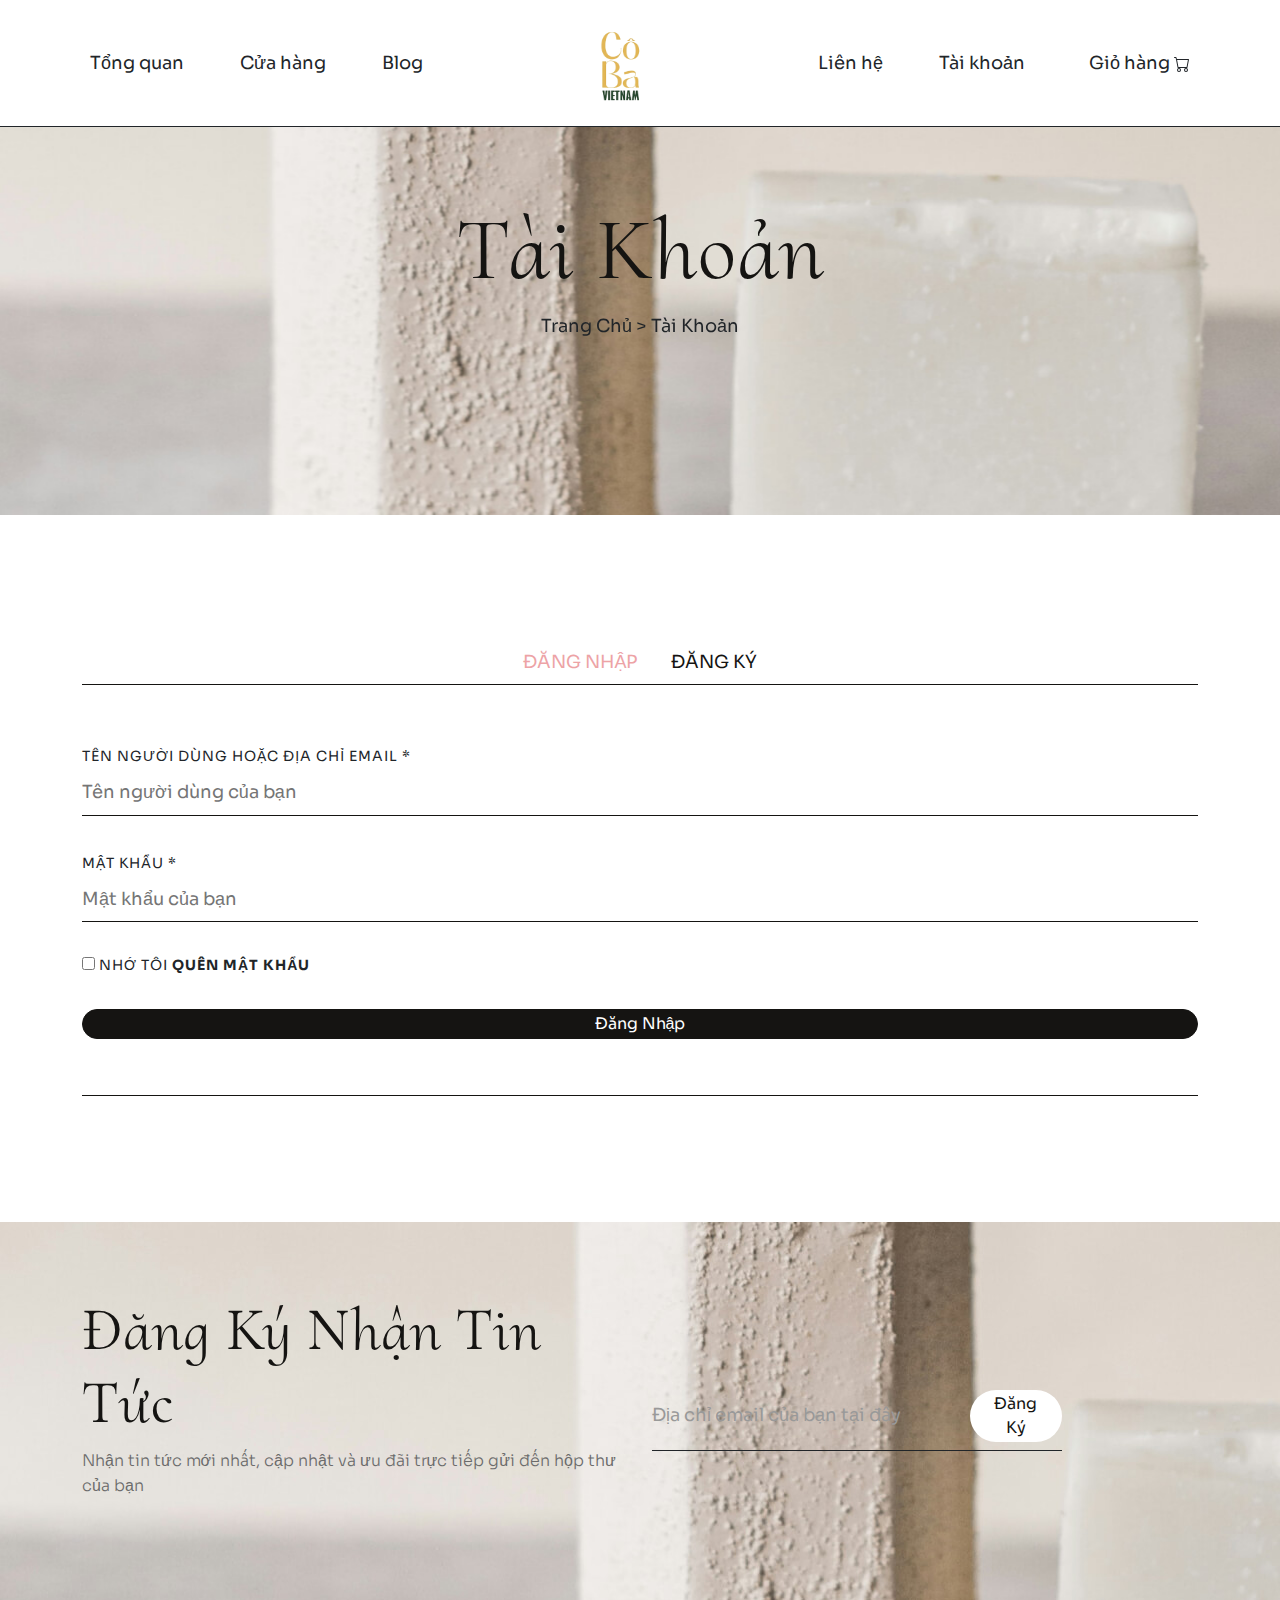
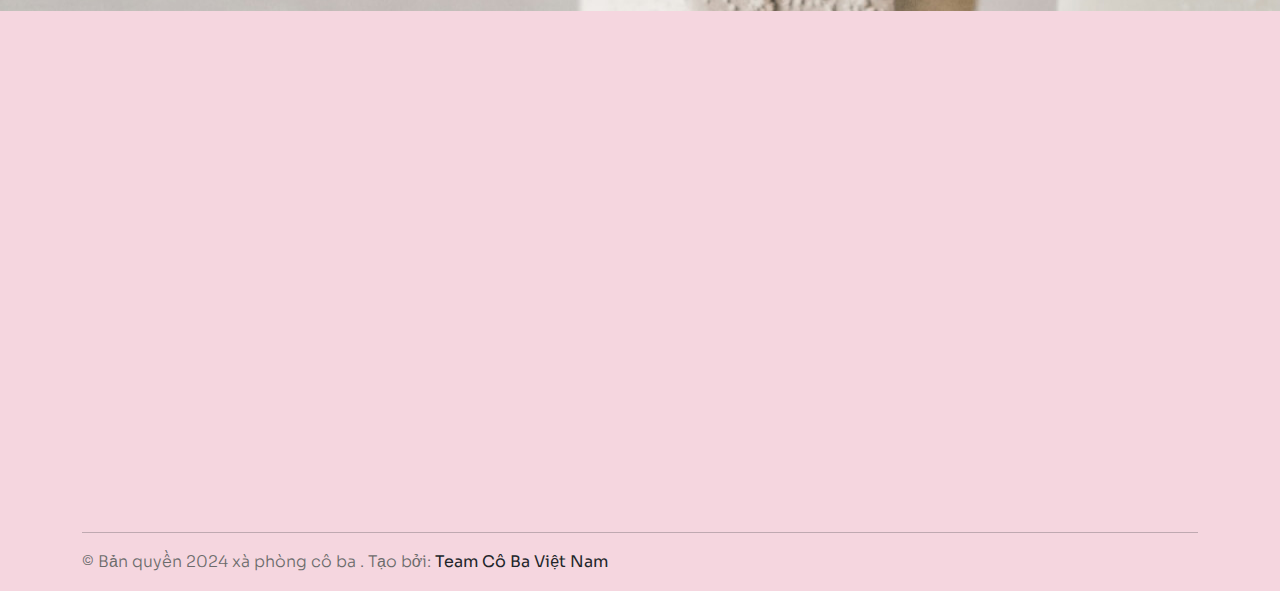
<file: login.html>
<!DOCTYPE html>
<html>
  <head>
    <title>Soapy - Handmade Soap eCommerce Website Template</title>
    <meta charset="utf-8">
    <meta http-equiv="X-UA-Compatible" content="IE=edge">
    <meta name="viewport" content="width=device-width, initial-scale=1.0">
    <meta name="format-detection" content="telephone=no">
    <meta name="apple-mobile-web-app-capable" content="yes">
    <meta name="author" content="">
    <meta name="keywords" content="">
    <meta name="description" content="">
    <link rel="stylesheet" type="text/css" href="css/vendor.css">
    <link rel="stylesheet" type="text/css" href="css/bootstrap.min.css">
    <link rel="stylesheet" type="text/css" href="style.css">
    <link rel="stylesheet" type="text/css" href="css/reponsive.css">  
    <link rel="stylesheet" href="https://cdnjs.cloudflare.com/ajax/libs/font-awesome/6.0.0-beta3/css/all.min.css">
    <link rel="preconnect" href="https://fonts.googleapis.com">
    <link rel="preconnect" href="https://fonts.gstatic.com" crossorigin>
    <link href="https://fonts.googleapis.com/css2?family=Cormorant+Upright:wght@300;400;500;600;700&family=Sora:wght@100..800&display=swap" rel="stylesheet">
    <!-- script
    ================================================== -->
    <script src="js/modernizr.js"></script>
  </head>
  <body>
    <svg xmlns="http://www.w3.org/2000/svg" style="display: none;">
      <symbol id="search" xmlns="http://www.w3.org/2000/svg" viewBox="0 0 32 32">
        <path fill="currentColor" d="M19 3C13.488 3 9 7.488 9 13c0 2.395.84 4.59 2.25 6.313L3.281 27.28l1.439 1.44l7.968-7.969A9.922 9.922 0 0 0 19 23c5.512 0 10-4.488 10-10S24.512 3 19 3zm0 2c4.43 0 8 3.57 8 8s-3.57 8-8 8s-8-3.57-8-8s3.57-8 8-8z" />
      </symbol>
      <symbol xmlns="http://www.w3.org/2000/svg" id="angle-right" viewBox="0 0 32 32">
        <path fill="currentColor" d="M12.969 4.281L11.53 5.72L21.812 16l-10.28 10.281l1.437 1.438l11-11l.687-.719l-.687-.719z"/>
      </symbol>
      <symbol xmlns="http://www.w3.org/2000/svg" id="angle-left" viewBox="0 0 32 32">
        <path fill="currentColor" d="m19.031 4.281l-11 11l-.687.719l.687.719l11 11l1.438-1.438L10.187 16L20.47 5.719z"/>
      </symbol>
      <symbol xmlns="http://www.w3.org/2000/svg" id="chevron-down" viewBox="0 0 24 24">
        <path fill="currentColor" d="M7.41 8.58L12 13.17l4.59-4.59L18 10l-6 6l-6-6l1.41-1.42Z"/>
      </symbol>
      <symbol xmlns="http://www.w3.org/2000/svg" id="arrow-right" viewBox="0 0 32 32">
        <path fill="currentColor" d="M18.719 6.781L17.28 8.22L24.063 15H4v2h20.063l-6.782 6.781l1.438 1.438l8.5-8.5l.687-.719l-.687-.719z"/>
      </symbol>
      <symbol xmlns="http://www.w3.org/2000/svg" id="arrow-left" viewBox="0 0 32 32">
        <path fill="currentColor" d="m13.281 6.781l-8.5 8.5l-.687.719l.687.719l8.5 8.5l1.438-1.438L7.938 17H28v-2H7.937l6.782-6.781z"/>
      </symbol>
      <symbol xmlns="http://www.w3.org/2000/svg" id="play" viewBox="0 0 24 24">
        <path fill="currentColor" d="M8 5.14v14l11-7l-11-7Z"/>
      </symbol>
      <symbol xmlns="http://www.w3.org/2000/svg" id="facebook" viewBox="0 0 24 24">
        <path fill="currentColor" d="M9.198 21.5h4v-8.01h3.604l.396-3.98h-4V7.5a1 1 0 0 1 1-1h3v-4h-3a5 5 0 0 0-5 5v2.01h-2l-.396 3.98h2.396v8.01Z" />
      </symbol>
      <symbol xmlns="http://www.w3.org/2000/svg" id="youtube" viewBox="0 0 32 32">
        <path fill="currentColor" d="M29.41 9.26a3.5 3.5 0 0 0-2.47-2.47C24.76 6.2 16 6.2 16 6.2s-8.76 0-10.94.59a3.5 3.5 0 0 0-2.47 2.47A36.13 36.13 0 0 0 2 16a36.13 36.13 0 0 0 .59 6.74a3.5 3.5 0 0 0 2.47 2.47c2.18.59 10.94.59 10.94.59s8.76 0 10.94-.59a3.5 3.5 0 0 0 2.47-2.47A36.13 36.13 0 0 0 30 16a36.13 36.13 0 0 0-.59-6.74ZM13.2 20.2v-8.4l7.27 4.2Z" />
      </symbol>
      <symbol xmlns="http://www.w3.org/2000/svg" id="twitter" viewBox="0 0 256 256">
        <path fill="currentColor" d="m245.66 77.66l-29.9 29.9C209.72 177.58 150.67 232 80 232c-14.52 0-26.49-2.3-35.58-6.84c-7.33-3.67-10.33-7.6-11.08-8.72a8 8 0 0 1 3.85-11.93c.26-.1 24.24-9.31 39.47-26.84a110.93 110.93 0 0 1-21.88-24.2c-12.4-18.41-26.28-50.39-22-98.18a8 8 0 0 1 13.65-4.92c.35.35 33.28 33.1 73.54 43.72V88a47.87 47.87 0 0 1 14.36-34.3A46.87 46.87 0 0 1 168.1 40a48.66 48.66 0 0 1 41.47 24H240a8 8 0 0 1 5.66 13.66Z" />
      </symbol>
      <symbol xmlns="http://www.w3.org/2000/svg" id="instagram" viewBox="0 0 256 256">
        <path fill="currentColor" d="M128 80a48 48 0 1 0 48 48a48.05 48.05 0 0 0-48-48Zm0 80a32 32 0 1 1 32-32a32 32 0 0 1-32 32Zm48-136H80a56.06 56.06 0 0 0-56 56v96a56.06 56.06 0 0 0 56 56h96a56.06 56.06 0 0 0 56-56V80a56.06 56.06 0 0 0-56-56Zm40 152a40 40 0 0 1-40 40H80a40 40 0 0 1-40-40V80a40 40 0 0 1 40-40h96a40 40 0 0 1 40 40ZM192 76a12 12 0 1 1-12-12a12 12 0 0 1 12 12Z" />
      </symbol>
      <symbol xmlns="http://www.w3.org/2000/svg" id="linkedin" viewBox="0 0 24 24">
        <path fill="currentColor" d="M6.94 5a2 2 0 1 1-4-.002a2 2 0 0 1 4 .002zM7 8.48H3V21h4V8.48zm6.32 0H9.34V21h3.94v-6.57c0-3.66 4.77-4 4.77 0V21H22v-7.93c0-6.17-7.06-5.94-8.72-2.91l.04-1.68z" />
      </symbol>
      <symbol xmlns="http://www.w3.org/2000/svg" id="cart-outline" viewBox="0 0 16 16">
        <path fill="currentColor" d="M0 1.5A.5.5 0 0 1 .5 1H2a.5.5 0 0 1 .485.379L2.89 3H14.5a.5.5 0 0 1 .49.598l-1 5a.5.5 0 0 1-.465.401l-9.397.472L4.415 11H13a.5.5 0 0 1 0 1H4a.5.5 0 0 1-.491-.408L2.01 3.607 1.61 2H.5a.5.5 0 0 1-.5-.5zM3.102 4l.84 4.479 9.144-.459L13.89 4H3.102zM5 12a2 2 0 1 0 0 4 2 2 0 0 0 0-4zm7 0a2 2 0 1 0 0 4 2 2 0 0 0 0-4zm-7 1a1 1 0 1 1 0 2 1 1 0 0 1 0-2zm7 0a1 1 0 1 1 0 2 1 1 0 0 1 0-2z" />
      </symbol>
      <symbol xmlns="http://www.w3.org/2000/svg" id="quality" viewBox="0 0 16 16">
        <path fill="currentColor" d="M9.669.864 8 0 6.331.864l-1.858.282-.842 1.68-1.337 1.32L2.6 6l-.306 1.854 1.337 1.32.842 1.68 1.858.282L8 12l1.669-.864 1.858-.282.842-1.68 1.337-1.32L13.4 6l.306-1.854-1.337-1.32-.842-1.68L9.669.864zm1.196 1.193.684 1.365 1.086 1.072L12.387 6l.248 1.506-1.086 1.072-.684 1.365-1.51.229L8 10.874l-1.355-.702-1.51-.229-.684-1.365-1.086-1.072L3.614 6l-.25-1.506 1.087-1.072.684-1.365 1.51-.229L8 1.126l1.356.702 1.509.229z" />
        <path fill="currentColor" d="M4 11.794V16l4-1 4 1v-4.206l-2.018.306L8 13.126 6.018 12.1 4 11.794z" />
      </symbol>
      <symbol xmlns="http://www.w3.org/2000/svg" id="price-tag" viewBox="0 0 16 16">
        <path fill="currentColor" d="M6 4.5a1.5 1.5 0 1 1-3 0 1.5 1.5 0 0 1 3 0zm-1 0a.5.5 0 1 0-1 0 .5.5 0 0 0 1 0z" />
        <path fill="currentColor" d="M2 1h4.586a1 1 0 0 1 .707.293l7 7a1 1 0 0 1 0 1.414l-4.586 4.586a1 1 0 0 1-1.414 0l-7-7A1 1 0 0 1 1 6.586V2a1 1 0 0 1 1-1zm0 5.586 7 7L13.586 9l-7-7H2v4.586z" />
      </symbol>
      <symbol xmlns="http://www.w3.org/2000/svg" id="shield-plus" viewBox="0 0 16 16">
        <path fill="currentColor" d="M5.338 1.59a61.44 61.44 0 0 0-2.837.856.481.481 0 0 0-.328.39c-.554 4.157.726 7.19 2.253 9.188a10.725 10.725 0 0 0 2.287 2.233c.346.244.652.42.893.533.12.057.218.095.293.118a.55.55 0 0 0 .101.025.615.615 0 0 0 .1-.025c.076-.023.174-.061.294-.118.24-.113.547-.29.893-.533a10.726 10.726 0 0 0 2.287-2.233c1.527-1.997 2.807-5.031 2.253-9.188a.48.48 0 0 0-.328-.39c-.651-.213-1.75-.56-2.837-.855C9.552 1.29 8.531 1.067 8 1.067c-.53 0-1.552.223-2.662.524zM5.072.56C6.157.265 7.31 0 8 0s1.843.265 2.928.56c1.11.3 2.229.655 2.887.87a1.54 1.54 0 0 1 1.044 1.262c.596 4.477-.787 7.795-2.465 9.99a11.775 11.775 0 0 1-2.517 2.453 7.159 7.159 0 0 1-1.048.625c-.28.132-.581.24-.829.24s-.548-.108-.829-.24a7.158 7.158 0 0 1-1.048-.625 11.777 11.777 0 0 1-2.517-2.453C1.928 10.487.545 7.169 1.141 2.692A1.54 1.54 0 0 1 2.185 1.43 62.456 62.456 0 0 1 5.072.56z" />
        <path fill="currentColor" d="M8 4.5a.5.5 0 0 1 .5.5v1.5H10a.5.5 0 0 1 0 1H8.5V9a.5.5 0 0 1-1 0V7.5H6a.5.5 0 0 1 0-1h1.5V5a.5.5 0 0 1 .5-.5z" />
      </symbol>
      <symbol id="star-fill" xmlns="http://www.w3.org/2000/svg" viewBox="0 0 16 16">
        <path fill="currentColor" d="M3.612 15.443c-.386.198-.824-.149-.746-.592l.83-4.73L.173 6.765c-.329-.314-.158-.888.283-.95l4.898-.696L7.538.792c.197-.39.73-.39.927 0l2.184 4.327 4.898.696c.441.062.612.636.282.95l-3.522 3.356.83 4.73c.078.443-.36.79-.746.592L8 13.187l-4.389 2.256z" />
      </symbol>
      <symbol id="star-empty" xmlns="http://www.w3.org/2000/svg" viewBox="0 0 16 16">
        <path fill="currentColor" d="M2.866 14.85c-.078.444.36.791.746.593l4.39-2.256 4.389 2.256c.386.198.824-.149.746-.592l-.83-4.73 3.522-3.356c.33-.314.16-.888-.282-.95l-4.898-.696L8.465.792a.513.513 0 0 0-.927 0L5.354 5.12l-4.898.696c-.441.062-.612.636-.283.95l3.523 3.356-.83 4.73zm4.905-2.767-3.686 1.894.694-3.957a.565.565 0 0 0-.163-.505L1.71 6.745l4.052-.576a.525.525 0 0 0 .393-.288L8 2.223l1.847 3.658a.525.525 0 0 0 .393.288l4.052.575-2.906 2.77a.565.565 0 0 0-.163.506l.694 3.957-3.686-1.894a.503.503 0 0 0-.461 0z" />
      </symbol>
      <symbol id="star-half" xmlns="http://www.w3.org/2000/svg" viewBox="0 0 16 16">
        <path fill="currentColor" d="M5.354 5.119 7.538.792A.516.516 0 0 1 8 .5c.183 0 .366.097.465.292l2.184 4.327 4.898.696A.537.537 0 0 1 16 6.32a.548.548 0 0 1-.17.445l-3.523 3.356.83 4.73c.078.443-.36.79-.746.592L8 13.187l-4.389 2.256a.52.52 0 0 1-.146.05c-.342.06-.668-.254-.6-.642l.83-4.73L.173 6.765a.55.55 0 0 1-.172-.403.58.58 0 0 1 .085-.302.513.513 0 0 1 .37-.245l4.898-.696zM8 12.027a.5.5 0 0 1 .232.056l3.686 1.894-.694-3.957a.565.565 0 0 1 .162-.505l2.907-2.77-4.052-.576a.525.525 0 0 1-.393-.288L8.001 2.223 8 2.226v9.8z" />
      </symbol>
      <symbol xmlns="http://www.w3.org/2000/svg" id="plus" viewBox="0 0 24 24">
        <path fill="currentColor" d="M19 11h-6V5a1 1 0 0 0-2 0v6H5a1 1 0 0 0 0 2h6v6a1 1 0 0 0 2 0v-6h6a1 1 0 0 0 0-2Z"/>
      </symbol>
      <symbol xmlns="http://www.w3.org/2000/svg" id="minus" viewBox="0 0 24 24">
        <path fill="currentColor" d="M19 11H5a1 1 0 0 0 0 2h14a1 1 0 0 0 0-2Z"/>
      </symbol>
    </svg>
    
    <div id="preloader">
      <div id="loader"></div>
    </div>
    <header id="header" class="site-header border-bottom border-dark" >
      <nav id="header-nav" class="navbar navbar-expand-lg px-3">
        <div class="container">
          <a class="navbar-brand d-lg-none" href="index.html">
            <img src="images/main-logo.png" class="logo">
          </a>
          <button class="navbar-toggler d-flex d-lg-none order-3 p-2" type="button" data-bs-toggle="offcanvas" data-bs-target="#bdNavbar" aria-controls="bdNavbar" aria-expanded="false" aria-label="Toggle navigation">Menu</button>
          <div class="offcanvas offcanvas-end" tabindex="-1" id="bdNavbar" aria-labelledby="bdNavbarOffcanvasLabel">
            <div class="offcanvas-header px-4 pb-0">
              <a class="navbar-brand d-none d-lg-block me-0" href="index.html">
                <img src="images/main-logo.png" class="logo" width="70px" height="100px">
              </a>
              <button type="button" class="btn-close btn-close-black" data-bs-dismiss="offcanvas" aria-label="Close" data-bs-target="#bdNavbar"></button>
            </div>
            <div class="offcanvas-body">
              <ul id="navbar" class="navbar-nav w-100 d-flex justify-content-between align-items-center">
                
                <ul class="list-unstyled d-lg-flex justify-content-md-between align-items-center">
                  <li class="nav-item">
                    <a class="nav-link ms-0" href="about.html">Tổng quan</a>
                  </li>

                  <li class="nav-item">
                    <a class="nav-link ms-0" href="shop.html">Cửa hàng</a>
                  </li>

                  <li class="nav-item">
                    <a class="nav-link ms-0" href="blog.html">Blog</a>
                  </li>
                 
                  <!-- <li class="nav-item dropdown">
                    <a class="nav-link dropdown-toggle ms-0" data-bs-toggle="dropdown" href="#" role="button" aria-expanded="false">Pages<svg class="bi" width="18" height="18"><use xlink:href="#chevron-down"></use></svg></a>
                    <ul class="dropdown-menu">
                      <li>
                        <a href="about.html" class="dropdown-item fs-5 fw-medium">About <span class="text-primary">(PRO)</span></a>
                      </li>
                      <li>
                        <a href="shop.html" class="dropdown-item fs-5 fw-medium">Shop <span class="text-primary">(PRO)</span></a>
                      </li>
                      <li>
                        <a href="single-product.html" class="dropdown-item fs-5 fw-medium">Single Product <span class="text-primary">(PRO)</span></a>
                      </li>
                      <li>
                        <a href="login.html" class="dropdown-item fs-5 fw-medium">Account <span class="text-primary">(PRO)</span></a>
                      </li>
                      <li>
                        <a href="cart.html" class="dropdown-item fs-5 fw-medium">Cart <span class="text-primary">(PRO)</span></a>
                      </li>
                      <li>
                        <a href="checkout.html" class="dropdown-item fs-5 fw-medium">Checkout <span class="text-primary">(PRO)</span></a>
                      </li>
                      <li>
                        <a href="blog.html" class="dropdown-item fs-5 fw-medium">Blog <span class="text-primary">(PRO)</span></a>
                      </li>
                      <li>
                        <a href="single-post.html" class="dropdown-item fs-5 fw-medium">Single Post <span class="text-primary">(PRO)</span></a>
                      </li>
                      <li>
                        <a href="contact.html" class="dropdown-item fs-5 fw-medium">Contact <span class="text-primary">(PRO)</span></a>
                      </li>
                      <li>
                        <a target="_blank" href="https://templatesjungle.gumroad.com/l/soapy-handmade-soap-ecommerce-website-template" class="dropdown-item fw-medium text-decoration-underline text-uppercase fs-5 fw-medium">Get Pro</a>
                      </li>
                    </ul>
                  </li>                   -->
                </ul>
                
                <a class="navbar-brand d-none d-lg-block me-0" href="index.html">
                  <img src="images/main-logo.png" class="logo" width="70px" height="100px">
                </a>

                <ul class="list-unstyled d-lg-flex justify-content-between align-items-center">
               
                

                  <li class="nav-item">
                    <a class="nav-link me-0" href="contact.html">Liên hệ</a>
                  </li>
                  <li class="nav-item">
                    <a class="nav-link me-0" href="LOGIN.html" style=" width: 110PX;">Tài khoản</a>
                  </li>
                  <li class="cart-dropdown nav-item dropdown">
                    <a class="nav-link dropdown-toggle me-0" data-bs-toggle="dropdown" href="#" role="button" aria-expanded="false">Giỏ hàng <svg xmlns="http://www.w3.org/2000/svg" width="16" height="16" fill="currentColor" class="bi bi-cart" viewBox="0 0 16 16">
                      <path d="M0 1.5A.5.5 0 0 1 .5 1H2a.5.5 0 0 1 .485.379L2.89 3H14.5a.5.5 0 0 1 .491.592l-1.5 8A.5.5 0 0 1 13 12H4a.5.5 0 0 1-.491-.408L2.01 3.607 1.61 2H.5a.5.5 0 0 1-.5-.5zM3.102 4l1.313 7h8.17l1.313-7H3.102zM5 12a2 2 0 1 0 0 4 2 2 0 0 0 0-4zm7 0a2 2 0 1 0 0 4 2 2 0 0 0 0-4zm-7 1a1 1 0 1 1 0 2 1 1 0 0 1 0-2zm7 0a1 1 0 1 1 0 2 1 1 0 0 1 0-2z"/>
                    </svg></a>
                    <div class="dropdown-menu dropdown-menu-end p-3">
                      <h4 class="d-flex justify-content-between align-items-center mb-3">
                        <span class="text-primary">GIỎ HÀNG CỦA BẠN</span>
                        <span class="badge bg-primary rounded-pill">2</span>
                      </h4>
                      <ul class="list-group mb-3">
                        <li class="list-group-item bg-transparent border-dark d-flex justify-content-between lh-sm">
                          <div>
                            <h5 class="card-title fs-5 text-uppercase">
                              <a href="single-product.html">Gentle Lavender Bliss</a>
                            </h5>
                            <small class="text-body-secondary">Một sự kết hợp bình tĩnh của tinh dầu oải hương.</small>
                          </div>
                          <span class="text-primary">$120</span>
                        </li>
                        <li class="list-group-item bg-transparent border-dark d-flex justify-content-between lh-sm">
                          <div>
                            <h5 class="card-title fs-5 text-uppercase">
                              <a href="single-product.html">Citrus Splash Delight</a>
                            </h5>
                            <small class="text-body-secondary">Sự kích thích từ sự kết hợp của tinh dầu cam.</small>
                          </div>
                          <span class="text-primary">$870</span>
                        </li>
                        <li class="list-group-item bg-transparent border-dark d-flex justify-content-between">
                          <span class="text-uppercase"><b>Tổng cộng (USD)</b></span>
                          <strong>$990</strong>
                        </li>
                      </ul>
                      <div class="d-flex flex-wrap justify-content-center">
                        <a href="cart.html" class="w-100 btn btn-dark mb-1" type="submit">Xem giỏ hàng</a>
                        <a href="checkout.html" class="w-100 btn btn-primary" type="submit">Tiến hành thanh toán</a>
                      </div>
                    </div>
                  </li>
                </ul>
              </ul>
            </div>
          </div>
        </div>
      </nav>
    </header>
    <section class="hero-section jarallax d-flex align-items-center justify-content-center padding-medium pb-5" style="background: url(images/hero-img.jpg) no-repeat;">
      <div class="hero-content">
        <div class="container">
          <div class="row">
            <div class="text-center padding-large no-padding-bottom">
              <h1>Tài Khoản</h1>
              <div class="breadcrumbs">
                <span class="item">
                  <a href="index.html">Trang Chủ ></a>
                </span>
                <span class="item">Tài Khoản</span>
              </div>
            </div>
          </div>
        </div>
      </div>
    </section>
    <section class="login-tabs padding-large">
      <div class="container">
        <div class="row">
          <div class="tabs-listing">
            <nav>
              <div class="nav nav-tabs d-flex justify-content-center" id="nav-tab" role="tablist">
                <button class="nav-link text-uppercase active" id="nav-sign-in-tab" data-bs-toggle="tab" data-bs-target="#nav-sign-in" type="button" role="tab" aria-controls="nav-sign-in" aria-selected="true">Đăng Nhập</button>
                <button class="nav-link text-uppercase" id="nav-register-tab" data-bs-toggle="tab" data-bs-target="#nav-register" type="button" role="tab" aria-controls="nav-register" aria-selected="false">Đăng Ký</button>
              </div>
            </nav>
            <div class="tab-content" id="nav-tabContent">
              <div class="tab-pane fade active show" id="nav-sign-in" role="tabpanel" aria-labelledby="nav-sign-in-tab">
                <div class="form-group py-3">
                  <label for="sign-in">Tên người dùng hoặc địa chỉ email *</label>
                  <input type="text" minlength="2" name="username" placeholder="Tên người dùng của bạn" class="w-100" required>
                </div>
                <div class="form-group py-3">
                  <label for="sign-in">Mật khẩu *</label>
                  <input type="password" minlength="2" name="password" placeholder="Mật khẩu của bạn" class="w-100" required>
                </div>
                <label class="py-3">
                  <input type="checkbox" required="" class="d-inline">
                  <span class="label-body">Nhớ tôi</span>
                  <span class="label-body"><a href="#" class="fw-bold">Quên mật khẩu</a></span>
                </label>
                <button type="submit" name="submit" class="btn btn-dark w-100 my-3">Đăng nhập</button>
              </div>
              <div class="tab-pane fade" id="nav-register" role="tabpanel" aria-labelledby="nav-register-tab">
                <div class="form-group py-3">
                  <label for="register">Địa chỉ email của bạn *</label>
                  <input type="text" minlength="2" name="username" placeholder="Địa chỉ email của bạn" class="w-100" required>
                </div>
                <div class="form-group py-3">
                  <label for="sign-in">Mật khẩu *</label>
                  <input type="password" minlength="2" name="password" placeholder="Mật khẩu của bạn" class="w-100" required>
                </div>
                <label class="py-3">
                  <input type="checkbox" required="" class="d-inline">
                  <span class="label-body">Tôi đồng ý với <a href="#" class="fw-bold">Chính sách bảo mật</a></span>
                </label>
                <button type="submit" name="submit" class="btn btn-dark w-100 my-3">Đăng ký</button>
              </div>
            </div>
          </div>
        </div>
      </div>
    </section>
    <section id="newsletter" class="bg-light padding-medium" style="background-image: url(images/hero-img.jpg);">
      <div class="container">
        <div class="newsletter">
          <div class="row">
            <div class="col-lg-6 col-md-12 title mb-4">
              <h2>Đăng ký nhận tin tức</h2>
              <p>Nhận tin tức mới nhất, cập nhật và ưu đãi trực tiếp gửi đến hộp thư của bạn</p> 				
            </div>
            <form class="col-lg-6 col-md-12 d-flex align-items-center">
              <div class="d-flex w-75 border-bottom border-dark py-2">
                <input id="newsletter1" type="text" class="form-control border-0 p-0" placeholder="Địa chỉ email của bạn tại đây">
                <button class="btn border-0" type="button">Đăng ký</button>
              </div>
            </form>
          </div> 			
        </div>
      </div>
    </section>
    <footer id="footer" class="overflow-hidden padding-xlarge pb-0" style="background-color: #f5d6df;">
      <div class="container">
        <div class="row">
          <div class="footer-top-area pb-5">
            <div class="row d-flex flex-wrap justify-content-between">
              <div class="col-lg-3 col-sm-6 pb-3" data-aos="fade" data-aos-easing="ease-in" data-aos-duration="1000" data-aos-once="true">
                <div class="footer-menu">
                  <a class="navbar-brand d-none d-lg-block me-0" href="index.html">
                    <img src="images/main-logo.png" class="logo" width="70px" height="100px">
                  </a>
                  <p>Chúng tôi tự hào mang đến những sản phẩm xà phòng thủ công chất lượng cao, được làm từ những nguyên liệu tự nhiên tốt nhất.</p>
                </div>
              </div>
              <div class="col-lg-2 col-sm-6 pb-3" data-aos="fade" data-aos-easing="ease-in" data-aos-duration="1200" data-aos-once="true">
                <div class="footer-menu">
                  <h4 class="widget-title pb-2">Liên Kết Nhanh</h4>
                  <ul class="menu-list list-unstyled">
                    <li class="menu-item pb-2">
                      <a href="about.html">Giới Thiệu</a>
                    </li>
                    <li class="menu-item pb-2">
                      <a href="shop.html">Cửa Hàng</a>
                    </li>
                    <li class="menu-item pb-2">
                      <a href="contact.html">Liên Hệ</a>
                    </li>
                    <li class="menu-item pb-2">
                      <a href="login.html">Tài Khoản</a>
                    </li>
                  </ul>
                </div>
              </div>
              <div class="col-lg-3 col-sm-6 pb-3" data-aos="fade" data-aos-easing="ease-in" data-aos-duration="1400" data-aos-once="true">
                <div class="footer-menu contact-item">
                  <h4 class="widget-title pb-2">Thông Tin Liên Hệ</h4>
                  <ul class="menu-list list-unstyled">
                    <li class="menu-item pb-2">
                      <a href="#">123 Đường Lê Lợi, Quận 1, TP.HCM</a>
                    </li>
                    <li class="menu-item pb-2">
                      <a href="#">+84 123 456 789</a>
                    </li>
                    <li class="menu-item pb-2">
                      <a href="mailto:">info@xabongcoba.com</a>
                    </li>
                  </ul>
                </div>
              </div>
              <div class="col-lg-3 col-sm-6 pb-3" data-aos="fade" data-aos-easing="ease-in" data-aos-duration="1600" data-aos-once="true">
                <div class="footer-menu">
                  <h4 class="widget-title pb-2">Mạng Xã Hội</h4>
                  <p>Theo dõi chúng tôi trên các nền tảng mạng xã hội để cập nhật thông tin mới nhất.</p>
                  <div class="social-links">
                    <ul class="d-flex list-unstyled">
                      <li>
                        <a href="https://www.facebook.com/profile.php?id=61567610646372" >
                          <svg class="facebook">
                            <use xlink:href="#facebook">
                          </svg>
                        </a>
                      </li>
                      
                      <li>
                        <a href="https://www.tiktok.com/@cobavnsoap" style="color: #aeaeae ">
                         <i class="fab fa-tiktok" style="font-size: 0.85em;"></i>
                        </a>
                      </li>
                      <li>
                        <a href="https://www.instagram.com/cobavnsoap/">
                          <svg class="instagram">
                            <use xlink:href="#instagram">
                          </svg>
                        </a>
                      </li>
                    
                      <li>
                        <a href="https://www.youtube.com/channel/UC8fQR-avkHNKMTBbVNuuQAA">
                          <svg class="youtube">
                            <use xlink:href="#youtube">
                          </svg>
                        </a>
                      </li>
                    </ul>
                  </div>
                </div>
              </div>
            </div>
          </div>
        </div>
        <hr>
      </div>
      <div id="footer-bottom">
        <div class="container">
          <div class="row d-flex flex-wrap justify-content-between">
            <div class="col-12">
              <div class="copyright">
                <p>© Bản quyền 2024 xà phòng cô ba . Tạo bởi: <a href="https://templatesjungle.com/" target="_blank"><b>Team Cô Ba Việt Nam</b></a> </p>
              </div>
            </div>
          </div>
        </div>
      </div>
    </footer>
   
    
    <script src="js/jquery-1.11.0.min.js"></script>
    <script type="text/javascript" src="js/bootstrap.bundle.min.js"></script>
    <script type="text/javascript" src="js/plugins.js"></script>
    <script type="text/javascript" src="js/script.js"></script>
  </body>
</html>
</file>
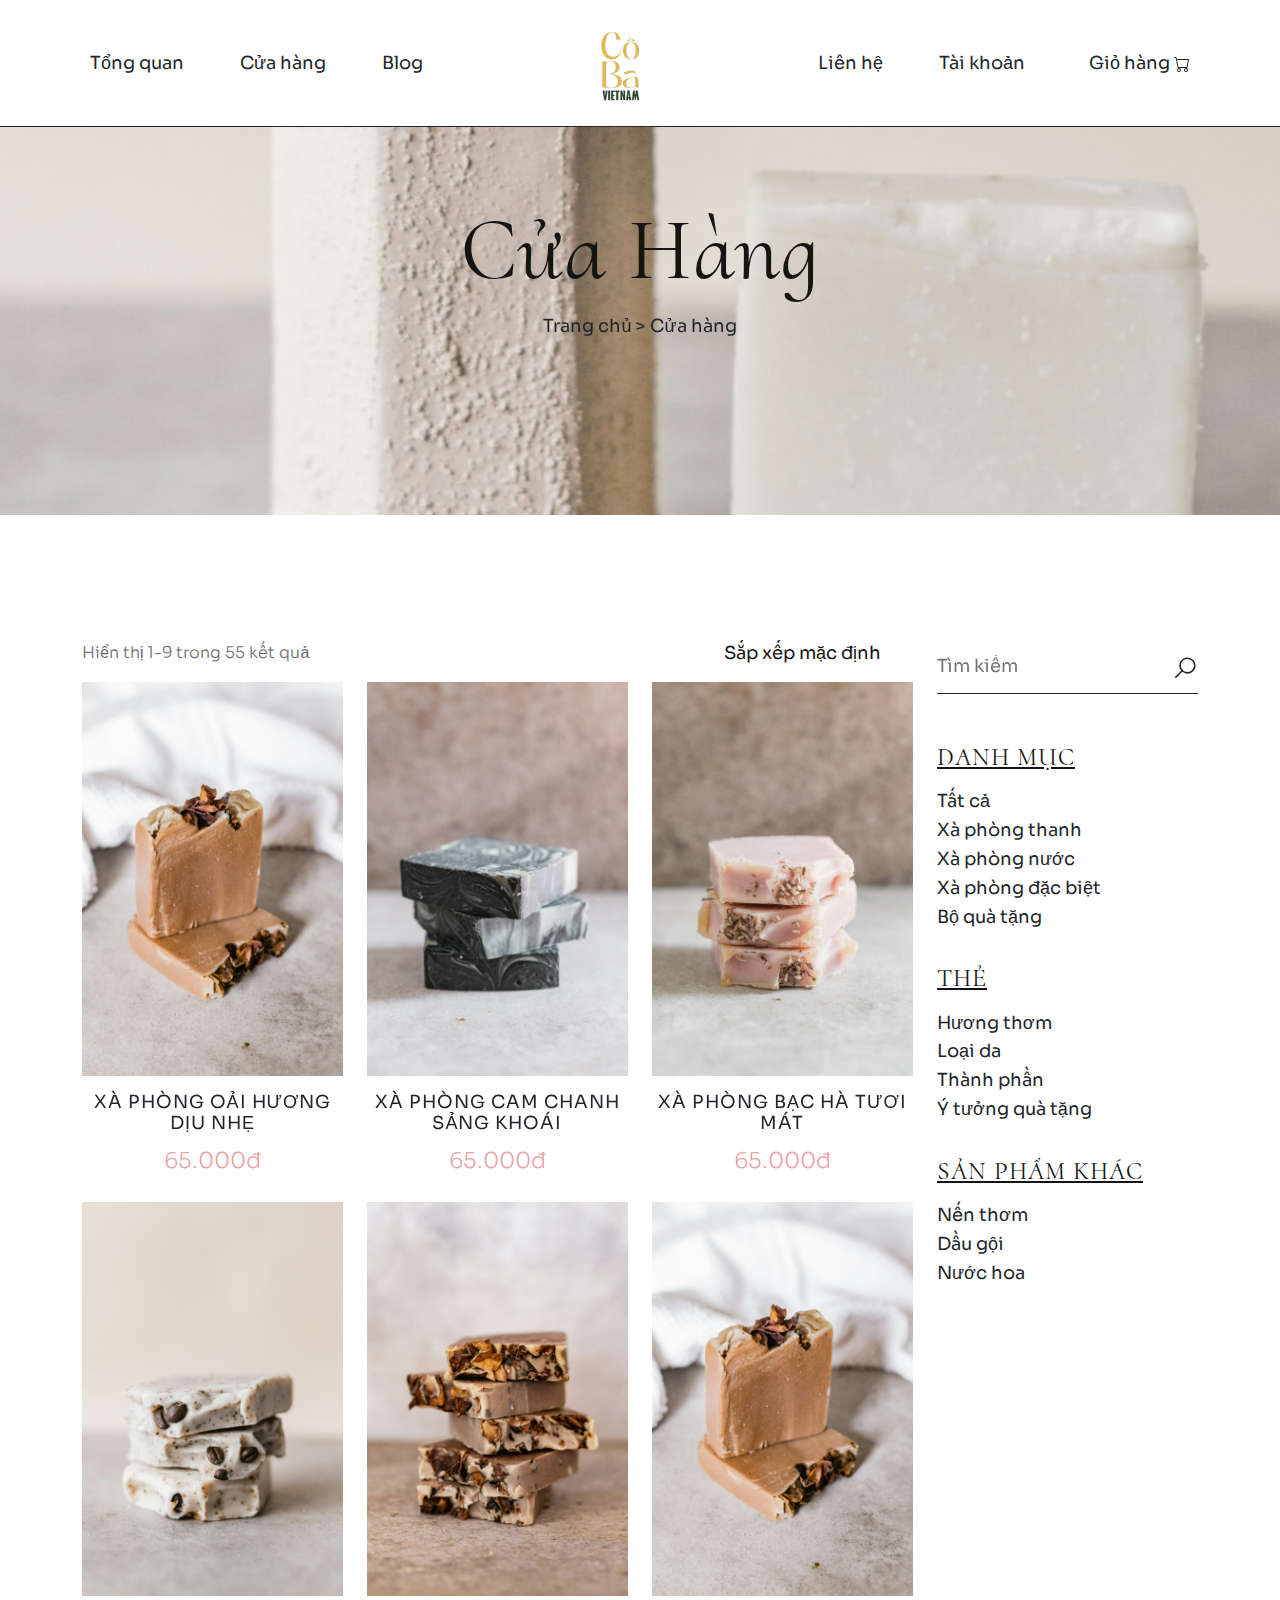
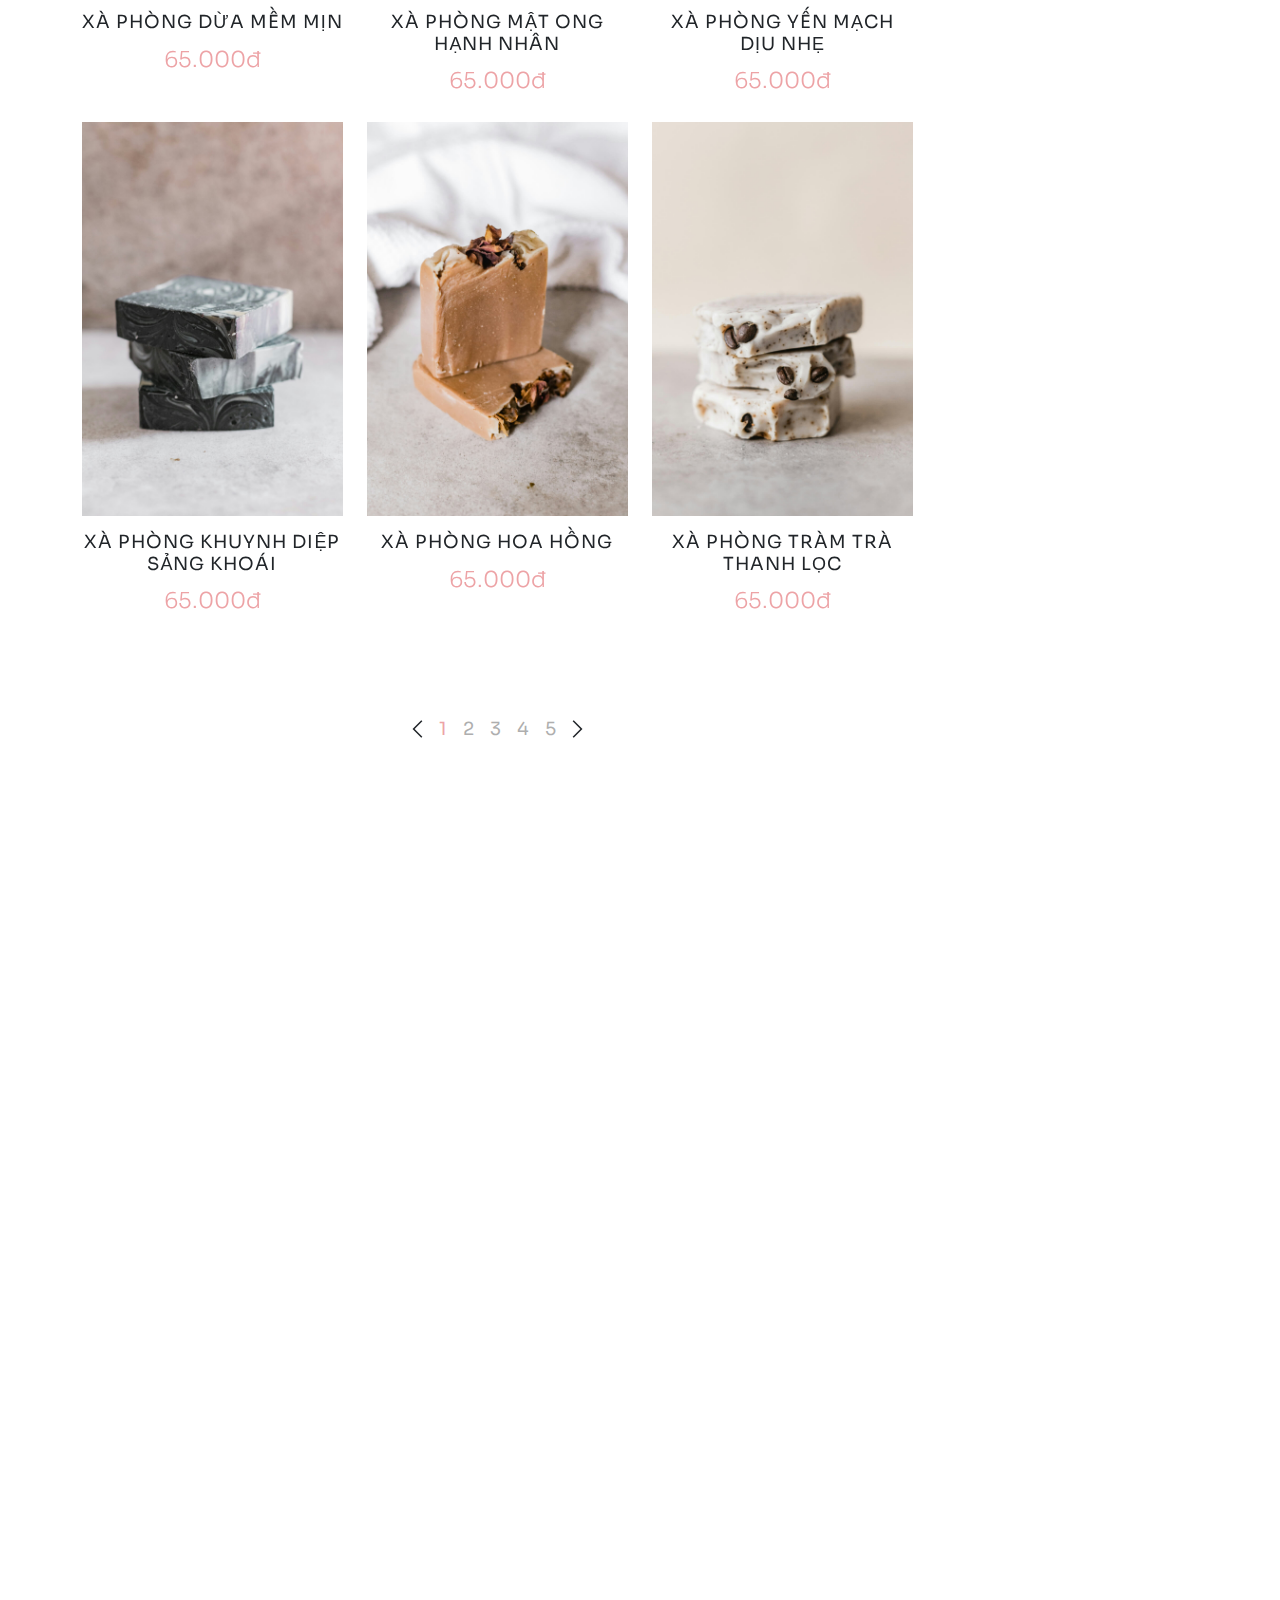
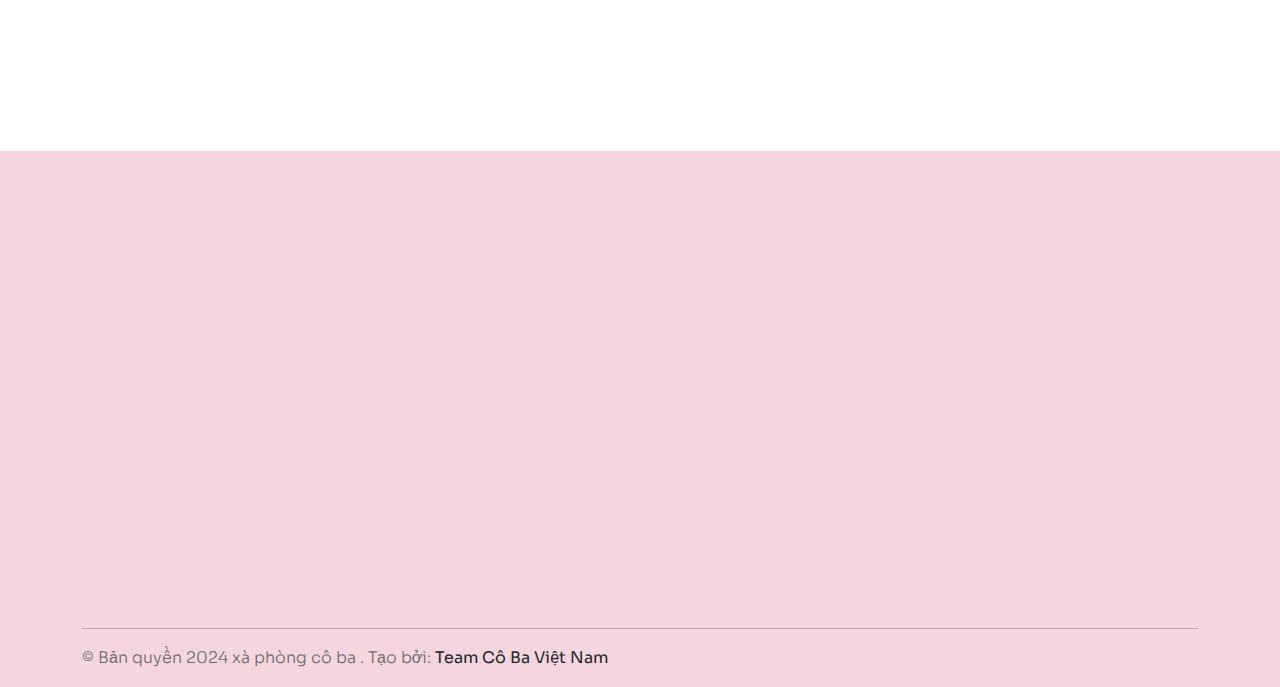
<file: shop.html>
<!DOCTYPE html>
<html>
  <head>
    <title>Soapy - Handmade Soap eCommerce Website Template</title>
    <meta charset="utf-8">
    <meta http-equiv="X-UA-Compatible" content="IE=edge">
    <meta name="viewport" content="width=device-width, initial-scale=1.0">
    <meta name="format-detection" content="telephone=no">
    <meta name="apple-mobile-web-app-capable" content="yes">
    <meta name="author" content="">
    <meta name="keywords" content="">
    <meta name="description" content="">
    <link rel="stylesheet" type="text/css" href="css/vendor.css">
    <link rel="stylesheet" type="text/css" href="css/bootstrap.min.css">
    <link rel="stylesheet" type="text/css" href="style.css">
    <link rel="stylesheet" type="text/css" href="css/reponsive.css">  
    <link rel="stylesheet" href="https://cdnjs.cloudflare.com/ajax/libs/font-awesome/6.0.0-beta3/css/all.min.css">
    <link rel="preconnect" href="https://fonts.googleapis.com">
    <link rel="preconnect" href="https://fonts.gstatic.com" crossorigin>
    <link href="https://fonts.googleapis.com/css2?family=Cormorant+Upright:wght@300;400;500;600;700&family=Sora:wght@100..800&display=swap" rel="stylesheet">
    <!-- script
    ================================================== -->
    <script src="js/modernizr.js"></script>
  </head>
  <body>
    <svg xmlns="http://www.w3.org/2000/svg" style="display: none;">
      <symbol id="search" xmlns="http://www.w3.org/2000/svg" viewBox="0 0 32 32">
        <path fill="currentColor" d="M19 3C13.488 3 9 7.488 9 13c0 2.395.84 4.59 2.25 6.313L3.281 27.28l1.439 1.44l7.968-7.969A9.922 9.922 0 0 0 19 23c5.512 0 10-4.488 10-10S24.512 3 19 3zm0 2c4.43 0 8 3.57 8 8s-3.57 8-8 8s-8-3.57-8-8s3.57-8 8-8z" />
      </symbol>
      <symbol xmlns="http://www.w3.org/2000/svg" id="angle-right" viewBox="0 0 32 32">
        <path fill="currentColor" d="M12.969 4.281L11.53 5.72L21.812 16l-10.28 10.281l1.437 1.438l11-11l.687-.719l-.687-.719z"/>
      </symbol>
      <symbol xmlns="http://www.w3.org/2000/svg" id="angle-left" viewBox="0 0 32 32">
        <path fill="currentColor" d="m19.031 4.281l-11 11l-.687.719l.687.719l11 11l1.438-1.438L10.187 16L20.47 5.719z"/>
      </symbol>
      <symbol xmlns="http://www.w3.org/2000/svg" id="chevron-down" viewBox="0 0 24 24">
        <path fill="currentColor" d="M7.41 8.58L12 13.17l4.59-4.59L18 10l-6 6l-6-6l1.41-1.42Z"/>
      </symbol>
      <symbol xmlns="http://www.w3.org/2000/svg" id="arrow-right" viewBox="0 0 32 32">
        <path fill="currentColor" d="M18.719 6.781L17.28 8.22L24.063 15H4v2h20.063l-6.782 6.781l1.438 1.438l8.5-8.5l.687-.719l-.687-.719z"/>
      </symbol>
      <symbol xmlns="http://www.w3.org/2000/svg" id="arrow-left" viewBox="0 0 32 32">
        <path fill="currentColor" d="m13.281 6.781l-8.5 8.5l-.687.719l.687.719l8.5 8.5l1.438-1.438L7.938 17H28v-2H7.937l6.782-6.781z"/>
      </symbol>
      <symbol xmlns="http://www.w3.org/2000/svg" id="play" viewBox="0 0 24 24">
        <path fill="currentColor" d="M8 5.14v14l11-7l-11-7Z"/>
      </symbol>
      <symbol xmlns="http://www.w3.org/2000/svg" id="facebook" viewBox="0 0 24 24">
        <path fill="currentColor" d="M9.198 21.5h4v-8.01h3.604l.396-3.98h-4V7.5a1 1 0 0 1 1-1h3v-4h-3a5 5 0 0 0-5 5v2.01h-2l-.396 3.98h2.396v8.01Z" />
      </symbol>
      <symbol xmlns="http://www.w3.org/2000/svg" id="youtube" viewBox="0 0 32 32">
        <path fill="currentColor" d="M29.41 9.26a3.5 3.5 0 0 0-2.47-2.47C24.76 6.2 16 6.2 16 6.2s-8.76 0-10.94.59a3.5 3.5 0 0 0-2.47 2.47A36.13 36.13 0 0 0 2 16a36.13 36.13 0 0 0 .59 6.74a3.5 3.5 0 0 0 2.47 2.47c2.18.59 10.94.59 10.94.59s8.76 0 10.94-.59a3.5 3.5 0 0 0 2.47-2.47A36.13 36.13 0 0 0 30 16a36.13 36.13 0 0 0-.59-6.74ZM13.2 20.2v-8.4l7.27 4.2Z" />
      </symbol>
      <symbol xmlns="http://www.w3.org/2000/svg" id="twitter" viewBox="0 0 256 256">
        <path fill="currentColor" d="m245.66 77.66l-29.9 29.9C209.72 177.58 150.67 232 80 232c-14.52 0-26.49-2.3-35.58-6.84c-7.33-3.67-10.33-7.6-11.08-8.72a8 8 0 0 1 3.85-11.93c.26-.1 24.24-9.31 39.47-26.84a110.93 110.93 0 0 1-21.88-24.2c-12.4-18.41-26.28-50.39-22-98.18a8 8 0 0 1 13.65-4.92c.35.35 33.28 33.1 73.54 43.72V88a47.87 47.87 0 0 1 14.36-34.3A46.87 46.87 0 0 1 168.1 40a48.66 48.66 0 0 1 41.47 24H240a8 8 0 0 1 5.66 13.66Z" />
      </symbol>
      <symbol xmlns="http://www.w3.org/2000/svg" id="instagram" viewBox="0 0 256 256">
        <path fill="currentColor" d="M128 80a48 48 0 1 0 48 48a48.05 48.05 0 0 0-48-48Zm0 80a32 32 0 1 1 32-32a32 32 0 0 1-32 32Zm48-136H80a56.06 56.06 0 0 0-56 56v96a56.06 56.06 0 0 0 56 56h96a56.06 56.06 0 0 0 56-56V80a56.06 56.06 0 0 0-56-56Zm40 152a40 40 0 0 1-40 40H80a40 40 0 0 1-40-40V80a40 40 0 0 1 40-40h96a40 40 0 0 1 40 40ZM192 76a12 12 0 1 1-12-12a12 12 0 0 1 12 12Z" />
      </symbol>
      <symbol xmlns="http://www.w3.org/2000/svg" id="linkedin" viewBox="0 0 24 24">
        <path fill="currentColor" d="M6.94 5a2 2 0 1 1-4-.002a2 2 0 0 1 4 .002zM7 8.48H3V21h4V8.48zm6.32 0H9.34V21h3.94v-6.57c0-3.66 4.77-4 4.77 0V21H22v-7.93c0-6.17-7.06-5.94-8.72-2.91l.04-1.68z" />
      </symbol>
      <symbol xmlns="http://www.w3.org/2000/svg" id="cart-outline" viewBox="0 0 16 16">
        <path fill="currentColor" d="M0 1.5A.5.5 0 0 1 .5 1H2a.5.5 0 0 1 .485.379L2.89 3H14.5a.5.5 0 0 1 .49.598l-1 5a.5.5 0 0 1-.465.401l-9.397.472L4.415 11H13a.5.5 0 0 1 0 1H4a.5.5 0 0 1-.491-.408L2.01 3.607 1.61 2H.5a.5.5 0 0 1-.5-.5zM3.102 4l.84 4.479 9.144-.459L13.89 4H3.102zM5 12a2 2 0 1 0 0 4 2 2 0 0 0 0-4zm7 0a2 2 0 1 0 0 4 2 2 0 0 0 0-4zm-7 1a1 1 0 1 1 0 2 1 1 0 0 1 0-2zm7 0a1 1 0 1 1 0 2 1 1 0 0 1 0-2z" />
      </symbol>
      <symbol xmlns="http://www.w3.org/2000/svg" id="quality" viewBox="0 0 16 16">
        <path fill="currentColor" d="M9.669.864 8 0 6.331.864l-1.858.282-.842 1.68-1.337 1.32L2.6 6l-.306 1.854 1.337 1.32.842 1.68 1.858.282L8 12l1.669-.864 1.858-.282.842-1.68 1.337-1.32L13.4 6l.306-1.854-1.337-1.32-.842-1.68L9.669.864zm1.196 1.193.684 1.365 1.086 1.072L12.387 6l.248 1.506-1.086 1.072-.684 1.365-1.51.229L8 10.874l-1.355-.702-1.51-.229-.684-1.365-1.086-1.072L3.614 6l-.25-1.506 1.087-1.072.684-1.365 1.51-.229L8 1.126l1.356.702 1.509.229z" />
        <path fill="currentColor" d="M4 11.794V16l4-1 4 1v-4.206l-2.018.306L8 13.126 6.018 12.1 4 11.794z" />
      </symbol>
      <symbol xmlns="http://www.w3.org/2000/svg" id="price-tag" viewBox="0 0 16 16">
        <path fill="currentColor" d="M6 4.5a1.5 1.5 0 1 1-3 0 1.5 1.5 0 0 1 3 0zm-1 0a.5.5 0 1 0-1 0 .5.5 0 0 0 1 0z" />
        <path fill="currentColor" d="M2 1h4.586a1 1 0 0 1 .707.293l7 7a1 1 0 0 1 0 1.414l-4.586 4.586a1 1 0 0 1-1.414 0l-7-7A1 1 0 0 1 1 6.586V2a1 1 0 0 1 1-1zm0 5.586 7 7L13.586 9l-7-7H2v4.586z" />
      </symbol>
      <symbol xmlns="http://www.w3.org/2000/svg" id="shield-plus" viewBox="0 0 16 16">
        <path fill="currentColor" d="M5.338 1.59a61.44 61.44 0 0 0-2.837.856.481.481 0 0 0-.328.39c-.554 4.157.726 7.19 2.253 9.188a10.725 10.725 0 0 0 2.287 2.233c.346.244.652.42.893.533.12.057.218.095.293.118a.55.55 0 0 0 .101.025.615.615 0 0 0 .1-.025c.076-.023.174-.061.294-.118.24-.113.547-.29.893-.533a10.726 10.726 0 0 0 2.287-2.233c1.527-1.997 2.807-5.031 2.253-9.188a.48.48 0 0 0-.328-.39c-.651-.213-1.75-.56-2.837-.855C9.552 1.29 8.531 1.067 8 1.067c-.53 0-1.552.223-2.662.524zM5.072.56C6.157.265 7.31 0 8 0s1.843.265 2.928.56c1.11.3 2.229.655 2.887.87a1.54 1.54 0 0 1 1.044 1.262c.596 4.477-.787 7.795-2.465 9.99a11.775 11.775 0 0 1-2.517 2.453 7.159 7.159 0 0 1-1.048.625c-.28.132-.581.24-.829.24s-.548-.108-.829-.24a7.158 7.158 0 0 1-1.048-.625 11.777 11.777 0 0 1-2.517-2.453C1.928 10.487.545 7.169 1.141 2.692A1.54 1.54 0 0 1 2.185 1.43 62.456 62.456 0 0 1 5.072.56z" />
        <path fill="currentColor" d="M8 4.5a.5.5 0 0 1 .5.5v1.5H10a.5.5 0 0 1 0 1H8.5V9a.5.5 0 0 1-1 0V7.5H6a.5.5 0 0 1 0-1h1.5V5a.5.5 0 0 1 .5-.5z" />
      </symbol>
    </svg>
    
    <div id="preloader">
      <div id="loader"></div>
    </div>
     <header id="header" class="site-header border-bottom border-dark" >
      <nav id="header-nav" class="navbar navbar-expand-lg px-3">
        <div class="container">
          <a class="navbar-brand d-lg-none" href="index.html">
            <img src="images/main-logo.png" class="logo">
          </a>
          <button class="navbar-toggler d-flex d-lg-none order-3 p-2" type="button" data-bs-toggle="offcanvas" data-bs-target="#bdNavbar" aria-controls="bdNavbar" aria-expanded="false" aria-label="Toggle navigation">Menu</button>
          <div class="offcanvas offcanvas-end" tabindex="-1" id="bdNavbar" aria-labelledby="bdNavbarOffcanvasLabel">
            <div class="offcanvas-header px-4 pb-0">
              <a class="navbar-brand d-none d-lg-block me-0" href="index.html">
                <img src="images/main-logo.png" class="logo" width="70px" height="100px">
              </a>
              <button type="button" class="btn-close btn-close-black" data-bs-dismiss="offcanvas" aria-label="Close" data-bs-target="#bdNavbar"></button>
            </div>
            <div class="offcanvas-body">
              <ul id="navbar" class="navbar-nav w-100 d-flex justify-content-between align-items-center">
                
                <ul class="list-unstyled d-lg-flex justify-content-md-between align-items-center">
                  <li class="nav-item">
                    <a class="nav-link ms-0" href="about.html">Tổng quan</a>
                  </li>

                  <li class="nav-item">
                    <a class="nav-link ms-0" href="shop.html">Cửa hàng</a>
                  </li>

                  <li class="nav-item">
                    <a class="nav-link ms-0" href="blog.html">Blog</a>
                  </li>
                 
                  <!-- <li class="nav-item dropdown">
                    <a class="nav-link dropdown-toggle ms-0" data-bs-toggle="dropdown" href="#" role="button" aria-expanded="false">Pages<svg class="bi" width="18" height="18"><use xlink:href="#chevron-down"></use></svg></a>
                    <ul class="dropdown-menu">
                      <li>
                        <a href="about.html" class="dropdown-item fs-5 fw-medium">About <span class="text-primary">(PRO)</span></a>
                      </li>
                      <li>
                        <a href="shop.html" class="dropdown-item fs-5 fw-medium">Shop <span class="text-primary">(PRO)</span></a>
                      </li>
                      <li>
                        <a href="single-product.html" class="dropdown-item fs-5 fw-medium">Single Product <span class="text-primary">(PRO)</span></a>
                      </li>
                      <li>
                        <a href="login.html" class="dropdown-item fs-5 fw-medium">Account <span class="text-primary">(PRO)</span></a>
                      </li>
                      <li>
                        <a href="cart.html" class="dropdown-item fs-5 fw-medium">Cart <span class="text-primary">(PRO)</span></a>
                      </li>
                      <li>
                        <a href="checkout.html" class="dropdown-item fs-5 fw-medium">Checkout <span class="text-primary">(PRO)</span></a>
                      </li>
                      <li>
                        <a href="blog.html" class="dropdown-item fs-5 fw-medium">Blog <span class="text-primary">(PRO)</span></a>
                      </li>
                      <li>
                        <a href="single-post.html" class="dropdown-item fs-5 fw-medium">Single Post <span class="text-primary">(PRO)</span></a>
                      </li>
                      <li>
                        <a href="contact.html" class="dropdown-item fs-5 fw-medium">Contact <span class="text-primary">(PRO)</span></a>
                      </li>
                      <li>
                        <a target="_blank" href="https://templatesjungle.gumroad.com/l/soapy-handmade-soap-ecommerce-website-template" class="dropdown-item fw-medium text-decoration-underline text-uppercase fs-5 fw-medium">Get Pro</a>
                      </li>
                    </ul>
                  </li>                   -->
                </ul>
                
                <a class="navbar-brand d-none d-lg-block me-0" href="index.html">
                  <img src="images/main-logo.png" class="logo" width="70px" height="100px">
                </a>

                <ul class="list-unstyled d-lg-flex justify-content-between align-items-center">
               
                

                  <li class="nav-item">
                    <a class="nav-link me-0" href="contact.html">Liên hệ</a>
                  </li>
                  <li class="nav-item">
                    <a class="nav-link me-0" href="LOGIN.html" style=" width: 110PX;">Tài khoản</a>
                  </li>
                  <li class="cart-dropdown nav-item dropdown">
                    <a class="nav-link dropdown-toggle me-0" data-bs-toggle="dropdown" href="#" role="button" aria-expanded="false">Giỏ hàng <svg xmlns="http://www.w3.org/2000/svg" width="16" height="16" fill="currentColor" class="bi bi-cart" viewBox="0 0 16 16">
                      <path d="M0 1.5A.5.5 0 0 1 .5 1H2a.5.5 0 0 1 .485.379L2.89 3H14.5a.5.5 0 0 1 .491.592l-1.5 8A.5.5 0 0 1 13 12H4a.5.5 0 0 1-.491-.408L2.01 3.607 1.61 2H.5a.5.5 0 0 1-.5-.5zM3.102 4l1.313 7h8.17l1.313-7H3.102zM5 12a2 2 0 1 0 0 4 2 2 0 0 0 0-4zm7 0a2 2 0 1 0 0 4 2 2 0 0 0 0-4zm-7 1a1 1 0 1 1 0 2 1 1 0 0 1 0-2zm7 0a1 1 0 1 1 0 2 1 1 0 0 1 0-2z"/>
                    </svg></a>
                    <div class="dropdown-menu dropdown-menu-end p-3">
                      <h4 class="d-flex justify-content-between align-items-center mb-3">
                        <span class="text-primary">GIỎ HÀNG CỦA BẠN</span>
                        <span class="badge bg-primary rounded-pill">0</span>
                      </h4>
                      <ul class="list-group mb-3">
                        
                      </ul>
                      <div class="d-flex flex-wrap justify-content-center">
                        <a href="cart.html" class="w-100 btn btn-dark mb-1" type="submit">Xem giỏ hàng</a>
                        <a href="checkout.html" class="w-100 btn btn-primary" type="submit">Tiến hành thanh toán</a>
                      </div>
                    </div>
                  </li>
                </ul>
              </ul>
            </div>
          </div>
        </div>
      </nav>
    </header>
    <section class="hero-section jarallax d-flex align-items-center justify-content-center padding-medium pb-5" style="background: url(images/hero-img.jpg) no-repeat;">
      <div class="hero-content">
        <div class="container">
          <div class="row">
            <div class="text-center padding-large no-padding-bottom">
              <h1>Cửa hàng</h1>
              <div class="breadcrumbs">
                <span class="item">
                  <a href="index.html">Trang chủ ></a>
                </span>
                <span class="item">Cửa hàng</span>
              </div>
            </div>
          </div>
        </div>
      </div>
    </section>
    <div class="shopify-grid padding-large">
      <div class="container">
        <div class="row">
          <main class="col-md-9">
            <div class="filter-shop d-flex flex-wrap justify-content-between">
              <div class="showing-product">
                <p>Hiển thị 1-9 trong 55 kết quả</p>
              </div>
              <div class="sort-by">
                <select id="input-sort" class="form-control" data-filter-sort="" data-filter-order="">
                  <option value="">Sắp xếp mặc định</option>
                  <option value="">Tên (A - Z)</option>
                  <option value="">Tên (Z - A)</option>
                  <option value="">Giá (Thấp-Cao)</option>
                  <option value="">Giá (Cao-Thấp)</option>
                  <option value="">Đánh giá (Cao nhất)</option>
                  <option value="">Đánh giá (Thấp nhất)</option>
                  <option value="">Mẫu (A - Z)</option>
                  <option value="">Mẫu (Z - A)</option>
                </select>
              </div>
            </div>
            
            <div class="row product-content product-store">
              <div class="col-lg-4 col-md-6">
                <div class="product-card mb-3 position-relative">
                  <div class="image-holder zoom-effect">
                    <a href="single-product.html">
                      <img src="images/product-item1.jpg" alt="product-item" class="img-fluid zoom-in">
                    </a>
                    <div class="cart-concern position-absolute">
                      <div class="cart-button">
                        <a href="#" class="btn" data-id="1">Thêm vào giỏ</a>
                      </div>
                    </div>
                  </div>
                  <div class="card-detail text-center pt-3 pb-2">
                    <h5 class="card-title fs-5 text-uppercase">
                      <a href="single-product.html">Xà Phòng Oải Hương Dịu Nhẹ</a>
                    </h5>
                    <span class="item-price text-primary fs-3 fw-light">65.000đ</span>
                  </div>
                </div>
              </div>
              <div class="col-lg-4 col-md-6">
                <div class="product-card position-relative mb-3">
                  <div class="image-holder zoom-effect">
                    <a href="single-product.html">
                      <img src="images/product-item2.jpg" alt="product-item" class="img-fluid zoom-in">
                    </a>
                    <div class="cart-concern position-absolute">
                      <div class="cart-button">
                        <a href="#" class="btn" data-id="2">Thêm vào giỏ</a>
                      </div>
                    </div>
                  </div>
                  <div class="card-detail text-center pt-3 pb-2">
                    <h5 class="card-title fs-5 text-uppercase">
                      <a href="single-product.html" class="id-01">Xà Phòng Cam Chanh Sảng Khoái</a>
                    </h5>
                    <span class="item-price text-primary fs-3 fw-light">65.000đ</span>
                  </div>
                </div>
              </div>
              <div class="col-lg-4 col-md-6">
                <div class="product-card position-relative mb-3">
                  <div class="image-holder zoom-effect">
                    <a href="single-product.html">
                      <img src="images/product-item3.jpg" alt="product-item" class="img-fluid zoom-in">
                    </a>
                    <div class="cart-concern position-absolute">
                      <div class="cart-button">
                        <a href="#" class="btn">Thêm vào giỏ</a>
                      </div>
                    </div>
                  </div>
                  <div class="card-detail text-center pt-3 pb-2">
                    <h5 class="card-title fs-5 text-uppercase">
                      <a href="single-product.html">Xà Phòng Bạc Hà Tươi Mát</a>
                    </h5>
                    <span class="item-price text-primary fs-3 fw-light">65.000đ</span>
                  </div>
                </div>
              </div>
              <div class="col-lg-4 col-md-6">
                <div class="product-card position-relative mb-3">
                  <div class="image-holder zoom-effect">
                    <a href="single-product.html">
                      <img src="images/product-item4.jpg" alt="product-item" class="img-fluid zoom-in">
                    </a>
                    <div class="cart-concern position-absolute">
                      <div class="cart-button">
                        <a href="#" class="btn">Thêm vào giỏ</a>
                      </div>
                    </div>
                  </div>
                  <div class="card-detail text-center pt-3 pb-2">
                    <h5 class="card-title fs-5 text-uppercase">
                      <a href="single-product.html">Xà Phòng Dừa Mềm Mịn</a>
                    </h5>
                    <span class="item-price text-primary fs-3 fw-light">65.000đ</span>
                  </div>
                </div>
              </div>
              <div class="col-lg-4 col-md-6">
                <div class="product-card position-relative mb-3">
                  <div class="image-holder zoom-effect">
                    <a href="single-product.html">
                      <img src="images/product-item5.jpg" alt="product-item" class="img-fluid zoom-in">
                    </a>
                    <div class="cart-concern position-absolute">
                      <div class="cart-button">
                        <a href="#" class="btn">Thêm vào giỏ</a>
                      </div>
                    </div>
                  </div>
                  <div class="card-detail text-center pt-3 pb-2">
                    <h5 class="card-title fs-5 text-uppercase">
                      <a href="single-product.html">Xà Phòng Mật Ong Hạnh Nhân</a>
                    </h5>
                    <span class="item-price text-primary fs-3 fw-light">65.000đ</span>
                  </div>
                </div>
              </div>
              <div class="col-lg-4 col-md-6">
                <div class="product-card position-relative mb-3">
                  <div class="image-holder zoom-effect">
                    <a href="single-product.html">
                      <img src="images/product-item1.jpg" alt="product-item" class="img-fluid zoom-in">
                    </a>
                    <div class="cart-concern position-absolute">
                      <div class="cart-button">
                        <a href="#" class="btn">Thêm vào giỏ</a>
                      </div>
                    </div>
                  </div>
                  <div class="card-detail text-center pt-3 pb-2">
                    <h5 class="card-title fs-5 text-uppercase">
                      <a href="single-product.html">Xà Phòng Yến Mạch Dịu Nhẹ</a>
                    </h5>
                    <span class="item-price text-primary fs-3 fw-light">65.000đ</span>
                  </div>
                </div>
              </div>
              <div class="col-lg-4 col-md-6">
                <div class="product-card position-relative mb-3">
                  <div class="image-holder zoom-effect">
                    <a href="single-product.html">
                      <img src="images/product-item2.jpg" alt="product-item" class="img-fluid zoom-in">
                    </a>
                    <div class="cart-concern position-absolute">
                      <div class="cart-button">
                        <a href="#" class="btn">Thêm vào giỏ</a>
                      </div>
                    </div>
                  </div>
                  <div class="card-detail text-center pt-3 pb-2">
                    <h5 class="card-title fs-5 text-uppercase">
                      <a href="single-product.html">Xà Phòng Khuynh Diệp Sảng Khoái</a>
                    </h5>
                    <span class="item-price text-primary fs-3 fw-light">65.000đ</span>
                  </div>
                </div>
              </div>
              <div class="col-lg-4 col-md-6">
                <div class="product-card position-relative mb-3">
                  <div class="image-holder zoom-effect">
                    <a href="single-product.html">
                      <img src="images/product-item1.jpg" alt="product-item" class="img-fluid zoom-in">
                    </a>
                    <div class="cart-concern position-absolute">
                      <div class="cart-button">
                        <a href="#" class="btn">Thêm vào giỏ</a>
                      </div>
                    </div>
                  </div>
                  <div class="card-detail text-center pt-3 pb-2">
                    <h5 class="card-title fs-5 text-uppercase">
                      <a href="single-product.html">Xà Phòng Hoa Hồng</a>
                    </h5>
                    <span class="item-price text-primary fs-3 fw-light">65.000đ</span>
                  </div>
                </div>
              </div>
              <div class="col-lg-4 col-md-6">
                <div class="product-card position-relative mb-3">
                  <div class="image-holder zoom-effect">
                    <a href="single-product.html">
                      <img src="images/product-item4.jpg" alt="product-item" class="img-fluid zoom-in">
                    </a>
                    <div class="cart-concern position-absolute">
                      <div class="cart-button">
                        <a href="#" class="btn">Thêm vào giỏ</a>
                      </div>
                    </div>
                  </div>
                  <div class="card-detail text-center pt-3 pb-2">
                    <h5 class="card-title fs-5 text-uppercase">
                      <a href="single-product.html">Xà Phòng Tràm Trà Thanh Lọc</a>
                    </h5>
                    <span class="item-price text-primary fs-3 fw-light">65.000đ</span>
                  </div>
                </div>
              </div>
            </div>
            <nav class="navigation paging-navigation text-center padding-medium" role="navigation">
              <div class="pagination loop-pagination d-flex justify-content-center align-items-center">
                <a href="#" class="d-flex pe-2">
                  <svg width="24" height="24"><use xlink:href="#angle-left"></use></svg>
                </a>
                <span aria-current="page" class="page-numbers current pe-3">1</span>
                <a class="page-numbers pe-3" href="#">2</a>
                <a class="page-numbers pe-3" href="#">3</a>
                <a class="page-numbers pe-3" href="#">4</a>
                <a class="page-numbers" href="#">5</a>
                <a href="#" class="d-flex ps-2">
                  <svg width="24" height="24"><use xlink:href="#angle-right"></use></svg>
                </a>
              </div>
            </nav>
          </main>
          <aside class="col-md-3">
            <div class="sidebar">
              <div class="widget-menu">
                <div class="widget-search-bar">
                  <form role="search" method="get" class="position-relative d-flex justify-content-between align-items-center border-bottom border-dark py-1">
                    <input class="search-field" placeholder="Tìm kiếm" type="search">
                    <div class="search-icon position-absolute end-0">
                      <a href="#">
                        <svg width="26" height="26" class="search">
                          <use xlink:href="#search"></use>
                        </svg>
                      </a>
                    </div>
                  </form>
                </div> 
              </div>
              <div class="widget-product-categories pt-5">
                <h5 class="widget-title text-decoration-underline text-uppercase">Danh mục</h5>
                <ul class="product-categories sidebar-list list-unstyled">
                  <li class="cat-item">
                    <a href="/collections/categories">Tất cả</a>
                  </li>
                  <li class="cat-item">
                    <a href="">Xà phòng thanh</a>
                  </li>
                  <li class="cat-item">
                    <a href="">Xà phòng nước</a>
                  </li>
                  <li class="cat-item">
                    <a href="">Xà phòng đặc biệt</a>
                  </li>
                  <li class="cat-item">
                    <a href="">Bộ quà tặng</a>
                  </li>
                </ul>
              </div>
              <div class="widget-product-tags pt-3">
                <h5 class="widget-title text-decoration-underline text-uppercase">Thẻ</h5>
                <ul class="product-tags sidebar-list list-unstyled">
                  <li class="tags-item">
                    <a href="">Hương thơm</a>
                  </li>
                  <li class="tags-item">
                    <a href="">Loại da</a>
                  </li>
                  <li class="tags-item">
                    <a href="">Thành phần</a>
                  </li>
                  <li class="tags-item">
                    <a href="">Ý tưởng quà tặng</a>
                  </li>
                </ul>
              </div>
              <div class="widget-product-brands pt-3">
                <h5 class="widget-title text-decoration-underline text-uppercase">Sản phẩm khác</h5>
                <ul class="product-tags sidebar-list list-unstyled">
                  <li class="tags-item">
                    <a href="">Nến thơm</a>
                  </li>
                  <li class="tags-item">
                    <a href="">Dầu gội</a>
                  </li>
                  <li class="tags-item">
                    <a href="">Nước hoa</a>
                  </li>
                </ul>
              </div>
             
            </div>
          </aside>
        </div>
      </div>
    </div>
    <section id="banner" data-aos="fade" data-aos-once="true">
      <div class="banner-content-1 position-relative" style="background:url('images/banner-img1.jpg') no-repeat left; background-size: cover; background-position: center; height: 400px;">
        <div class="banner-content-text position-absolute" data-aos="fade" data-aos-delay="1000" data-aos-easing="ease-in" data-aos-duration="1000" data-aos-once="true" style="top: 75%;">
          <h3 style="font-family: 'Cormorant Upright', serif; color: white; text-shadow: -1px -1px 0 #000, 1px -1px 0 #000, -1px 1px 0 #000, 1px 1px 0 #000;">Bộ sưu tập bánh bèo</h3>
          <a href="shop.html" class="btn" style="font-family: 'Sora', sans-serif;">Truy cập ngay</a>
        </div>
      </div>
      <div class="banner-content-2 position-relative" style="background:url('images/banner-img2.jpg') no-repeat left; background-size: cover; background-position: center; height: 400px; width: 100%;">
        <div class="banner-content-text position-absolute" data-aos="fade" data-aos-delay="1000" data-aos-easing="ease-in" data-aos-duration="1000" data-aos-once="true" style="top: 75%;">
          <h3 style="font-family: 'Cormorant Upright', serif; color: white; text-shadow: -1px -1px 0 #000, 1px -1px 0 #000, -1px 1px 0 #000, 1px 1px 0 #000;">Bộ sưu tập Noel</h3>
          <a href="shop.html" class="btn" style="font-family: 'Sora', sans-serif;">Truy cập ngay</a>
        </div>
      </div>
      <div class="banner-content-3 position-relative" style="background:url('images/banner-img3.jpg') no-repeat left; background-size: cover; background-position: center; height: 400px;">
        <div class="banner-content-text position-absolute" data-aos="fade" data-aos-delay="1000" data-aos-easing="ease-in" data-aos-duration="1000" data-aos-once="true" style="top: 75%;">
          <h3 style="font-family: 'Cormorant Upright', serif; color: white; text-shadow: -1px -1px 0 #000, 1px -1px 0 #000, -1px 1px 0 #000, 1px 1px 0 #000;">Bộ sưu tập Tết</h3>
          <a href="shop.html" class="btn" style="font-family: 'Sora', sans-serif;">Truy cập ngay</a>
        </div>
      </div>
    </section>
    <footer id="footer" class="overflow-hidden padding-large pb-0" style="background-color: #f5d6df;">
      <div class="container">
        <div class="row">
          <div class="footer-top-area pb-5">
            <div class="row d-flex flex-wrap justify-content-between">
              <div class="col-lg-3 col-sm-6 pb-3" data-aos="fade" data-aos-easing="ease-in" data-aos-duration="1000" data-aos-once="true">
                <div class="footer-menu">
                  <a class="navbar-brand d-none d-lg-block me-0" href="index.html">
                    <img src="images/main-logo.png" class="logo" width="70px" height="100px">
                  </a>
                  <p>Chúng tôi tự hào mang đến những sản phẩm xà phòng thủ công chất lượng cao, được làm từ những nguyên liệu tự nhiên tốt nhất.</p>
                </div>
              </div>
              <div class="col-lg-2 col-sm-6 pb-3" data-aos="fade" data-aos-easing="ease-in" data-aos-duration="1200" data-aos-once="true">
                <div class="footer-menu">
                  <h4 class="widget-title pb-2">Liên Kết Nhanh</h4>
                  <ul class="menu-list list-unstyled">
                    <li class="menu-item pb-2">
                      <a href="about.html">Giới Thiệu</a>
                    </li>
                    <li class="menu-item pb-2">
                      <a href="shop.html">Cửa Hàng</a>
                    </li>
                    <li class="menu-item pb-2">
                      <a href="contact.html">Liên Hệ</a>
                    </li>
                    <li class="menu-item pb-2">
                      <a href="login.html">Tài Khoản</a>
                    </li>
                  </ul>
                </div>
              </div>
              <div class="col-lg-3 col-sm-6 pb-3" data-aos="fade" data-aos-easing="ease-in" data-aos-duration="1400" data-aos-once="true">
                <div class="footer-menu contact-item">
                  <h4 class="widget-title pb-2">Thông Tin Liên Hệ</h4>
                  <ul class="menu-list list-unstyled">
                    <li class="menu-item pb-2">
                      <a href="#">123 Đường Lê Lợi, Quận 1, TP.HCM</a>
                    </li>
                    <li class="menu-item pb-2">
                      <a href="#">+84 123 456 789</a>
                    </li>
                    <li class="menu-item pb-2">
                      <a href="mailto:">info@xabongcoba.com</a>
                    </li>
                  </ul>
                </div>
              </div>
              <div class="col-lg-3 col-sm-6 pb-3" data-aos="fade" data-aos-easing="ease-in" data-aos-duration="1600" data-aos-once="true">
                <div class="footer-menu">
                  <h4 class="widget-title pb-2">Mạng Xã Hội</h4>
                  <p>Theo dõi chúng tôi trên các nền tảng mạng xã hội để cập nhật thông tin mới nhất.</p>
                  <div class="social-links">
                    <ul class="d-flex list-unstyled">
                      <li>
                        <a href="https://www.facebook.com/profile.php?id=61567610646372" >
                          <svg class="facebook">
                            <use xlink:href="#facebook">
                          </svg>
                        </a>
                      </li>
                      
                      <li>
                        <a href="https://www.tiktok.com/@cobavnsoap" style="color: #aeaeae ">
                         <i class="fab fa-tiktok" style="font-size: 0.85em;"></i>
                        </a>
                      </li>
                      <li>
                        <a href="https://www.instagram.com/cobavnsoap/">
                          <svg class="instagram">
                            <use xlink:href="#instagram">
                          </svg>
                        </a>
                      </li>
                    
                      <li>
                        <a href="https://www.youtube.com/channel/UC8fQR-avkHNKMTBbVNuuQAA">
                          <svg class="youtube">
                            <use xlink:href="#youtube">
                          </svg>
                        </a>
                      </li>
                    </ul>
                  </div>
                </div>
              </div>
            </div>
          </div>
        </div>
        <hr>
      </div>
      <div id="footer-bottom">
        <div class="container">
          <div class="row d-flex flex-wrap justify-content-between">
            <div class="col-12">
              <div class="copyright">
                <p>© Bản quyền 2024 xà phòng cô ba . Tạo bởi: <a href="https://templatesjungle.com/" target="_blank"><b>Team Cô Ba Việt Nam</b></a> </p>
              </div>
            </div>
          </div>
        </div>
      </div>
    </footer>
 
    
    <script src="js/jquery-1.11.0.min.js"></script>
    <script type="text/javascript" src="js/bootstrap.bundle.min.js"></script>
    <script type="text/javascript" src="js/plugins.js"></script>
    <script type="text/javascript" src="js/script.js"></script>
    <script>
      let cart = [];
  
      function addToCart(product) {
          const index = cart.findIndex(item => item.id === product.id);
  
          if (index !== -1) {
              cart[index].quantity += 1;
          } else {
              cart.push({ ...product, quantity: 1 });
          }
          updateCartDisplay();
      }
  
      function updateCartDisplay() {
          const cartList = document.querySelector('.dropdown-menu .list-group');
          cartList.innerHTML = ''; // Xóa nội dung cũ
  
          let totalPrice = 0;
          let totalItems = 0;
  
          cart.forEach(product => {
              const listItem = document.createElement('li');
              listItem.classList.add('list-group-item', 'bg-transparent', 'border-dark', 'd-flex', 'justify-content-between', 'lh-sm');
  
              listItem.innerHTML = `
                  <div>
                      <h5 class="card-title fs-5 text-uppercase">
                          <a href="single-product.html">${product.name}</a>
                      </h5>
                      <small class="text-body-secondary">${product.description}</small>
                  </div>
                  <span class="text-primary">${product.price}đ x ${product.quantity}</span>
              `;
  
              cartList.appendChild(listItem);
  
              totalPrice += product.price * product.quantity;
              totalItems += product.quantity;
          });
  
          const totalItem = document.createElement('li');
          totalItem.classList.add('list-group-item', 'bg-transparent', 'border-dark', 'd-flex', 'justify-content-between');
          totalItem.innerHTML = `
              <span class="text-uppercase"><b>Total (VND)</b></span>
              <strong>${totalPrice.toLocaleString()}đ</strong>
          `;
          cartList.appendChild(totalItem);
  
          document.querySelector('.dropdown-menu .badge').textContent = totalItems;
      }
  
      // Gắn sự kiện click cho các nút "Thêm vào giỏ"
      document.querySelectorAll('.cart-button .btn').forEach(button => {
          button.addEventListener('click', event => {
              event.preventDefault();
              const productCard = button.closest('.product-card');
              const product = {
                  id: button.getAttribute('data-id'),
                  name: productCard.querySelector('.card-title a').innerText,
                  description: productCard.querySelector('.text-body-secondary') ? productCard.querySelector('.text-body-secondary').innerText : '',
                  price: parseFloat(productCard.querySelector('.item-price').innerText.replace('đ', '').replace('.', '').trim())
              };
              addToCart(product);
          });
      });
  </script>

  
  </body>
</html>
</file>
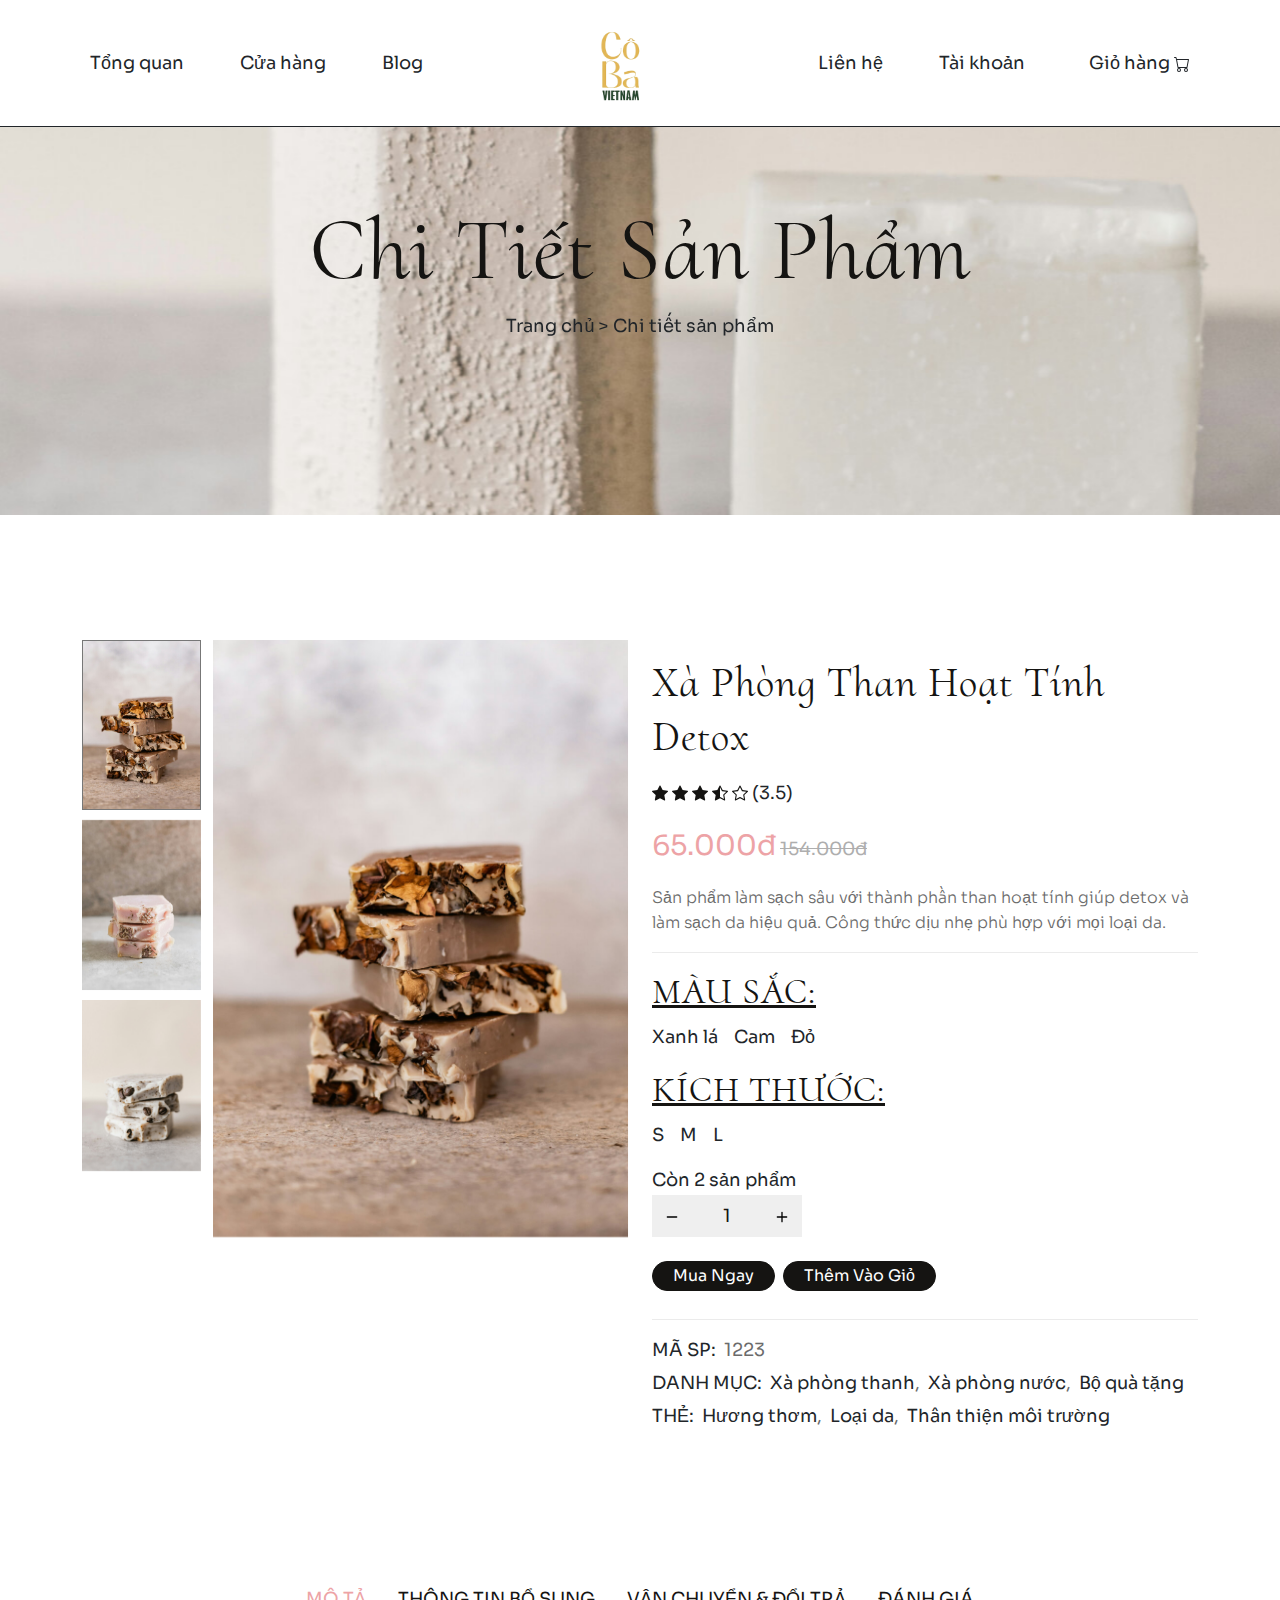
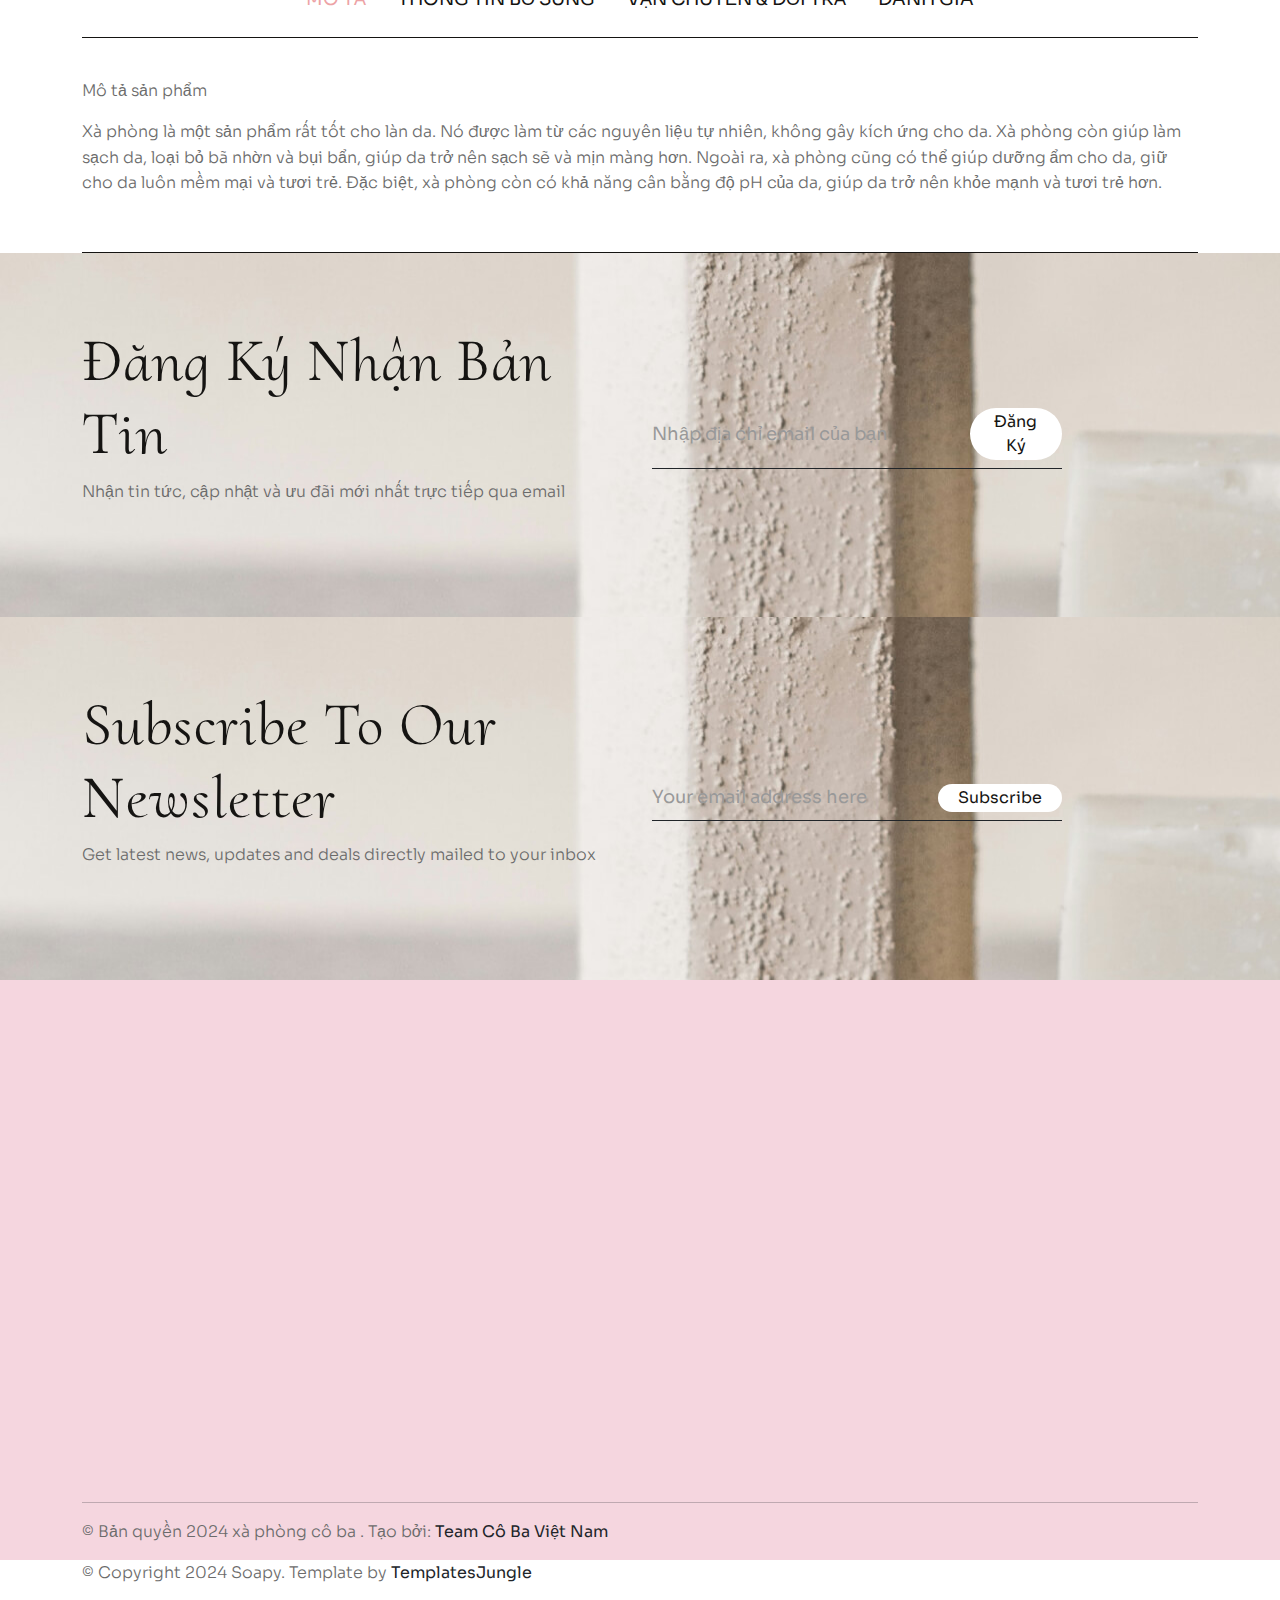
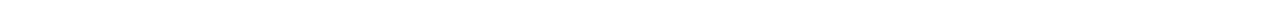
<file: single-product.html>
<!DOCTYPE html>
<html>
  <head>
    <title>Soapy - Mẫu Website Thương Mại Điện Tử Xà Phòng Thủ Công</title>
    <meta charset="utf-8">
    <meta http-equiv="X-UA-Compatible" content="IE=edge">
    <meta name="viewport" content="width=device-width, initial-scale=1.0">
    <meta name="format-detection" content="telephone=no">
    <meta name="apple-mobile-web-app-capable" content="yes">  
    <meta name="author" content="">
    <meta name="keywords" content="">
    <meta name="description" content="">
    <link rel="stylesheet" type="text/css" href="css/vendor.css">
    <link rel="stylesheet" type="text/css" href="css/bootstrap.min.css">
    <link rel="stylesheet" type="text/css" href="style.css">
    <link rel="stylesheet" type="text/css" href="css/reponsive.css">  
    <link rel="stylesheet" href="https://cdnjs.cloudflare.com/ajax/libs/font-awesome/6.0.0-beta3/css/all.min.css">
    <link rel="preconnect" href="https://fonts.googleapis.com">
    <link rel="preconnect" href="https://fonts.gstatic.com" crossorigin>
    <link href="https://fonts.googleapis.com/css2?family=Cormorant+Upright:wght@300;400;500;600;700&family=Sora:wght@100..800&display=swap" rel="stylesheet">
    <!-- script
    ================================================== -->
    <script src="js/modernizr.js"></script>
  </head>
  <body>
    <svg xmlns="http://www.w3.org/2000/svg" style="display: none;">
      <symbol id="search" xmlns="http://www.w3.org/2000/svg" viewBox="0 0 32 32">
        <path fill="currentColor" d="M19 3C13.488 3 9 7.488 9 13c0 2.395.84 4.59 2.25 6.313L3.281 27.28l1.439 1.44l7.968-7.969A9.922 9.922 0 0 0 19 23c5.512 0 10-4.488 10-10S24.512 3 19 3zm0 2c4.43 0 8 3.57 8 8s-3.57 8-8 8s-8-3.57-8-8s3.57-8 8-8z" />
      </symbol>
      <symbol xmlns="http://www.w3.org/2000/svg" id="angle-right" viewBox="0 0 32 32">
        <path fill="currentColor" d="M12.969 4.281L11.53 5.72L21.812 16l-10.28 10.281l1.437 1.438l11-11l.687-.719l-.687-.719z"/>
      </symbol>
      <symbol xmlns="http://www.w3.org/2000/svg" id="angle-left" viewBox="0 0 32 32">
        <path fill="currentColor" d="m19.031 4.281l-11 11l-.687.719l.687.719l11 11l1.438-1.438L10.187 16L20.47 5.719z"/>
      </symbol>
      <symbol xmlns="http://www.w3.org/2000/svg" id="chevron-down" viewBox="0 0 24 24">
        <path fill="currentColor" d="M7.41 8.58L12 13.17l4.59-4.59L18 10l-6 6l-6-6l1.41-1.42Z"/>
      </symbol>
      <symbol xmlns="http://www.w3.org/2000/svg" id="arrow-right" viewBox="0 0 32 32">
        <path fill="currentColor" d="M18.719 6.781L17.28 8.22L24.063 15H4v2h20.063l-6.782 6.781l1.438 1.438l8.5-8.5l.687-.719l-.687-.719z"/>
      </symbol>
      <symbol xmlns="http://www.w3.org/2000/svg" id="arrow-left" viewBox="0 0 32 32">
        <path fill="currentColor" d="m13.281 6.781l-8.5 8.5l-.687.719l.687.719l8.5 8.5l1.438-1.438L7.938 17H28v-2H7.937l6.782-6.781z"/>
      </symbol>
      <symbol xmlns="http://www.w3.org/2000/svg" id="play" viewBox="0 0 24 24">
        <path fill="currentColor" d="M8 5.14v14l11-7l-11-7Z"/>
      </symbol>
      <symbol xmlns="http://www.w3.org/2000/svg" id="facebook" viewBox="0 0 24 24">
        <path fill="currentColor" d="M9.198 21.5h4v-8.01h3.604l.396-3.98h-4V7.5a1 1 0 0 1 1-1h3v-4h-3a5 5 0 0 0-5 5v2.01h-2l-.396 3.98h2.396v8.01Z" />
      </symbol>
      <symbol xmlns="http://www.w3.org/2000/svg" id="youtube" viewBox="0 0 32 32">
        <path fill="currentColor" d="M29.41 9.26a3.5 3.5 0 0 0-2.47-2.47C24.76 6.2 16 6.2 16 6.2s-8.76 0-10.94.59a3.5 3.5 0 0 0-2.47 2.47A36.13 36.13 0 0 0 2 16a36.13 36.13 0 0 0 .59 6.74a3.5 3.5 0 0 0 2.47 2.47c2.18.59 10.94.59 10.94.59s8.76 0 10.94-.59a3.5 3.5 0 0 0 2.47-2.47A36.13 36.13 0 0 0 30 16a36.13 36.13 0 0 0-.59-6.74ZM13.2 20.2v-8.4l7.27 4.2Z" />
      </symbol>
      <symbol xmlns="http://www.w3.org/2000/svg" id="twitter" viewBox="0 0 256 256">
        <path fill="currentColor" d="m245.66 77.66l-29.9 29.9C209.72 177.58 150.67 232 80 232c-14.52 0-26.49-2.3-35.58-6.84c-7.33-3.67-10.33-7.6-11.08-8.72a8 8 0 0 1 3.85-11.93c.26-.1 24.24-9.31 39.47-26.84a110.93 110.93 0 0 1-21.88-24.2c-12.4-18.41-26.28-50.39-22-98.18a8 8 0 0 1 13.65-4.92c.35.35 33.28 33.1 73.54 43.72V88a47.87 47.87 0 0 1 14.36-34.3A46.87 46.87 0 0 1 168.1 40a48.66 48.66 0 0 1 41.47 24H240a8 8 0 0 1 5.66 13.66Z" />
      </symbol>
      <symbol xmlns="http://www.w3.org/2000/svg" id="instagram" viewBox="0 0 256 256">
        <path fill="currentColor" d="M128 80a48 48 0 1 0 48 48a48.05 48.05 0 0 0-48-48Zm0 80a32 32 0 1 1 32-32a32 32 0 0 1-32 32Zm48-136H80a56.06 56.06 0 0 0-56 56v96a56.06 56.06 0 0 0 56 56h96a56.06 56.06 0 0 0 56-56V80a56.06 56.06 0 0 0-56-56Zm40 152a40 40 0 0 1-40 40H80a40 40 0 0 1-40-40V80a40 40 0 0 1 40-40h96a40 40 0 0 1 40 40ZM192 76a12 12 0 1 1-12-12a12 12 0 0 1 12 12Z" />
      </symbol>
      <symbol xmlns="http://www.w3.org/2000/svg" id="linkedin" viewBox="0 0 24 24">
        <path fill="currentColor" d="M6.94 5a2 2 0 1 1-4-.002a2 2 0 0 1 4 .002zM7 8.48H3V21h4V8.48zm6.32 0H9.34V21h3.94v-6.57c0-3.66 4.77-4 4.77 0V21H22v-7.93c0-6.17-7.06-5.94-8.72-2.91l.04-1.68z" />
      </symbol>
      <symbol xmlns="http://www.w3.org/2000/svg" id="cart-outline" viewBox="0 0 16 16">
        <path fill="currentColor" d="M0 1.5A.5.5 0 0 1 .5 1H2a.5.5 0 0 1 .485.379L2.89 3H14.5a.5.5 0 0 1 .49.598l-1 5a.5.5 0 0 1-.465.401l-9.397.472L4.415 11H13a.5.5 0 0 1 0 1H4a.5.5 0 0 1-.491-.408L2.01 3.607 1.61 2H.5a.5.5 0 0 1-.5-.5zM3.102 4l.84 4.479 9.144-.459L13.89 4H3.102zM5 12a2 2 0 1 0 0 4 2 2 0 0 0 0-4zm7 0a2 2 0 1 0 0 4 2 2 0 0 0 0-4zm-7 1a1 1 0 1 1 0 2 1 1 0 0 1 0-2zm7 0a1 1 0 1 1 0 2 1 1 0 0 1 0-2z" />
      </symbol>
      <symbol xmlns="http://www.w3.org/2000/svg" id="quality" viewBox="0 0 16 16">
        <path fill="currentColor" d="M9.669.864 8 0 6.331.864l-1.858.282-.842 1.68-1.337 1.32L2.6 6l-.306 1.854 1.337 1.32.842 1.68 1.858.282L8 12l1.669-.864 1.858-.282.842-1.68 1.337-1.32L13.4 6l.306-1.854-1.337-1.32-.842-1.68L9.669.864zm1.196 1.193.684 1.365 1.086 1.072L12.387 6l.248 1.506-1.086 1.072-.684 1.365-1.51.229L8 10.874l-1.355-.702-1.51-.229-.684-1.365-1.086-1.072L3.614 6l-.25-1.506 1.087-1.072.684-1.365 1.51-.229L8 1.126l1.356.702 1.509.229z" />
        <path fill="currentColor" d="M4 11.794V16l4-1 4 1v-4.206l-2.018.306L8 13.126 6.018 12.1 4 11.794z" />
      </symbol>
      <symbol xmlns="http://www.w3.org/2000/svg" id="price-tag" viewBox="0 0 16 16">
        <path fill="currentColor" d="M6 4.5a1.5 1.5 0 1 1-3 0 1.5 1.5 0 0 1 3 0zm-1 0a.5.5 0 1 0-1 0 .5.5 0 0 0 1 0z" />
        <path fill="currentColor" d="M2 1h4.586a1 1 0 0 1 .707.293l7 7a1 1 0 0 1 0 1.414l-4.586 4.586a1 1 0 0 1-1.414 0l-7-7A1 1 0 0 1 1 6.586V2a1 1 0 0 1 1-1zm0 5.586 7 7L13.586 9l-7-7H2v4.586z" />
      </symbol>
      <symbol xmlns="http://www.w3.org/2000/svg" id="shield-plus" viewBox="0 0 16 16">
        <path fill="currentColor" d="M5.338 1.59a61.44 61.44 0 0 0-2.837.856.481.481 0 0 0-.328.39c-.554 4.157.726 7.19 2.253 9.188a10.725 10.725 0 0 0 2.287 2.233c.346.244.652.42.893.533.12.057.218.095.293.118a.55.55 0 0 0 .101.025.615.615 0 0 0 .1-.025c.076-.023.174-.061.294-.118.24-.113.547-.29.893-.533a10.726 10.726 0 0 0 2.287-2.233c1.527-1.997 2.807-5.031 2.253-9.188a.48.48 0 0 0-.328-.39c-.651-.213-1.75-.56-2.837-.855C9.552 1.29 8.531 1.067 8 1.067c-.53 0-1.552.223-2.662.524zM5.072.56C6.157.265 7.31 0 8 0s1.843.265 2.928.56c1.11.3 2.229.655 2.887.87a1.54 1.54 0 0 1 1.044 1.262c.596 4.477-.787 7.795-2.465 9.99a11.775 11.775 0 0 1-2.517 2.453 7.159 7.159 0 0 1-1.048.625c-.28.132-.581.24-.829.24s-.548-.108-.829-.24a7.158 7.158 0 0 1-1.048-.625 11.777 11.777 0 0 1-2.517-2.453C1.928 10.487.545 7.169 1.141 2.692A1.54 1.54 0 0 1 2.185 1.43 62.456 62.456 0 0 1 5.072.56z" />
        <path fill="currentColor" d="M8 4.5a.5.5 0 0 1 .5.5v1.5H10a.5.5 0 0 1 0 1H8.5V9a.5.5 0 0 1-1 0V7.5H6a.5.5 0 0 1 0-1h1.5V5a.5.5 0 0 1 .5-.5z" />
      </symbol>
      <symbol id="star-fill" xmlns="http://www.w3.org/2000/svg" viewBox="0 0 16 16">
        <path fill="currentColor" d="M3.612 15.443c-.386.198-.824-.149-.746-.592l.83-4.73L.173 6.765c-.329-.314-.158-.888.283-.95l4.898-.696L7.538.792c.197-.39.73-.39.927 0l2.184 4.327 4.898.696c.441.062.612.636.282.95l-3.522 3.356.83 4.73c.078.443-.36.79-.746.592L8 13.187l-4.389 2.256z" />
      </symbol>
      <symbol id="star-empty" xmlns="http://www.w3.org/2000/svg" viewBox="0 0 16 16">
        <path fill="currentColor" d="M2.866 14.85c-.078.444.36.791.746.593l4.39-2.256 4.389 2.256c.386.198.824-.149.746-.592l-.83-4.73 3.522-3.356c.33-.314.16-.888-.282-.95l-4.898-.696L8.465.792a.513.513 0 0 0-.927 0L5.354 5.12l-4.898.696c-.441.062-.612.636-.283.95l3.523 3.356-.83 4.73zm4.905-2.767-3.686 1.894.694-3.957a.565.565 0 0 0-.163-.505L1.71 6.745l4.052-.576a.525.525 0 0 0 .393-.288L8 2.223l1.847 3.658a.525.525 0 0 0 .393.288l4.052.575-2.906 2.77a.565.565 0 0 0-.163.506l.694 3.957-3.686-1.894a.503.503 0 0 0-.461 0z" />
      </symbol>
      <symbol id="star-half" xmlns="http://www.w3.org/2000/svg" viewBox="0 0 16 16">
        <path fill="currentColor" d="M5.354 5.119 7.538.792A.516.516 0 0 1 8 .5c.183 0 .366.097.465.292l2.184 4.327 4.898.696A.537.537 0 0 1 16 6.32a.548.548 0 0 1-.17.445l-3.523 3.356.83 4.73c.078.443-.36.79-.746.592L8 13.187l-4.389 2.256a.52.52 0 0 1-.146.05c-.342.06-.668-.254-.6-.642l.83-4.73L.173 6.765a.55.55 0 0 1-.172-.403.58.58 0 0 1 .085-.302.513.513 0 0 1 .37-.245l4.898-.696zM8 12.027a.5.5 0 0 1 .232.056l3.686 1.894-.694-3.957a.565.565 0 0 1 .162-.505l2.907-2.77-4.052-.576a.525.525 0 0 1-.393-.288L8.001 2.223 8 2.226v9.8z" />
      </symbol>
      <symbol xmlns="http://www.w3.org/2000/svg" id="plus" viewBox="0 0 24 24">
        <path fill="currentColor" d="M19 11h-6V5a1 1 0 0 0-2 0v6H5a1 1 0 0 0 0 2h6v6a1 1 0 0 0 2 0v-6h6a1 1 0 0 0 0-2Z"/>
      </symbol>
      <symbol xmlns="http://www.w3.org/2000/svg" id="minus" viewBox="0 0 24 24">
        <path fill="currentColor" d="M19 11H5a1 1 0 0 0 0 2h14a1 1 0 0 0 0-2Z"/>
      </symbol>
    </svg>
    
    <div id="preloader">
      <div id="loader"></div>
    </div>
    <header id="header" class="site-header border-bottom border-dark" >
      <nav id="header-nav" class="navbar navbar-expand-lg px-3">
        <div class="container">
          <a class="navbar-brand d-lg-none" href="index.html">
            <img src="images/main-logo.png" class="logo">
          </a>
          <button class="navbar-toggler d-flex d-lg-none order-3 p-2" type="button" data-bs-toggle="offcanvas" data-bs-target="#bdNavbar" aria-controls="bdNavbar" aria-expanded="false" aria-label="Toggle navigation">Menu</button>
          <div class="offcanvas offcanvas-end" tabindex="-1" id="bdNavbar" aria-labelledby="bdNavbarOffcanvasLabel">
            <div class="offcanvas-header px-4 pb-0">
              <a class="navbar-brand d-none d-lg-block me-0" href="index.html">
                <img src="images/main-logo.png" class="logo" width="70px" height="100px">
              </a>
              <button type="button" class="btn-close btn-close-black" data-bs-dismiss="offcanvas" aria-label="Close" data-bs-target="#bdNavbar"></button>
            </div>
            <div class="offcanvas-body">
              <ul id="navbar" class="navbar-nav w-100 d-flex justify-content-between align-items-center">
                
                <ul class="list-unstyled d-lg-flex justify-content-md-between align-items-center">
                  <li class="nav-item">
                    <a class="nav-link ms-0" href="about.html">Tổng quan</a>
                  </li>

                  <li class="nav-item">
                    <a class="nav-link ms-0" href="shop.html">Cửa hàng</a>
                  </li>

                  <li class="nav-item">
                    <a class="nav-link ms-0" href="blog.html">Blog</a>
                  </li>
                 
                  <!-- <li class="nav-item dropdown">
                    <a class="nav-link dropdown-toggle ms-0" data-bs-toggle="dropdown" href="#" role="button" aria-expanded="false">Pages<svg class="bi" width="18" height="18"><use xlink:href="#chevron-down"></use></svg></a>
                    <ul class="dropdown-menu">
                      <li>
                        <a href="about.html" class="dropdown-item fs-5 fw-medium">About <span class="text-primary">(PRO)</span></a>
                      </li>
                      <li>
                        <a href="shop.html" class="dropdown-item fs-5 fw-medium">Shop <span class="text-primary">(PRO)</span></a>
                      </li>
                      <li>
                        <a href="single-product.html" class="dropdown-item fs-5 fw-medium">Single Product <span class="text-primary">(PRO)</span></a>
                      </li>
                      <li>
                        <a href="login.html" class="dropdown-item fs-5 fw-medium">Account <span class="text-primary">(PRO)</span></a>
                      </li>
                      <li>
                        <a href="cart.html" class="dropdown-item fs-5 fw-medium">Cart <span class="text-primary">(PRO)</span></a>
                      </li>
                      <li>
                        <a href="checkout.html" class="dropdown-item fs-5 fw-medium">Checkout <span class="text-primary">(PRO)</span></a>
                      </li>
                      <li>
                        <a href="blog.html" class="dropdown-item fs-5 fw-medium">Blog <span class="text-primary">(PRO)</span></a>
                      </li>
                      <li>
                        <a href="single-post.html" class="dropdown-item fs-5 fw-medium">Single Post <span class="text-primary">(PRO)</span></a>
                      </li>
                      <li>
                        <a href="contact.html" class="dropdown-item fs-5 fw-medium">Contact <span class="text-primary">(PRO)</span></a>
                      </li>
                      <li>
                        <a target="_blank" href="https://templatesjungle.gumroad.com/l/soapy-handmade-soap-ecommerce-website-template" class="dropdown-item fw-medium text-decoration-underline text-uppercase fs-5 fw-medium">Get Pro</a>
                      </li>
                    </ul>
                  </li>                   -->
                </ul>
                
                <a class="navbar-brand d-none d-lg-block me-0" href="index.html">
                  <img src="images/main-logo.png" class="logo" width="70px" height="100px">
                </a>

                <ul class="list-unstyled d-lg-flex justify-content-between align-items-center">
               
                

                  <li class="nav-item">
                    <a class="nav-link me-0" href="contact.html">Liên hệ</a>
                  </li>
                  <li class="nav-item">
                    <a class="nav-link me-0" href="LOGIN.html" style=" width: 110PX;">Tài khoản</a>
                  </li>
                  <li class="cart-dropdown nav-item dropdown">
                    <a class="nav-link dropdown-toggle me-0" data-bs-toggle="dropdown" href="#" role="button" aria-expanded="false">Giỏ hàng <svg xmlns="http://www.w3.org/2000/svg" width="16" height="16" fill="currentColor" class="bi bi-cart" viewBox="0 0 16 16">
                      <path d="M0 1.5A.5.5 0 0 1 .5 1H2a.5.5 0 0 1 .485.379L2.89 3H14.5a.5.5 0 0 1 .491.592l-1.5 8A.5.5 0 0 1 13 12H4a.5.5 0 0 1-.491-.408L2.01 3.607 1.61 2H.5a.5.5 0 0 1-.5-.5zM3.102 4l1.313 7h8.17l1.313-7H3.102zM5 12a2 2 0 1 0 0 4 2 2 0 0 0 0-4zm7 0a2 2 0 1 0 0 4 2 2 0 0 0 0-4zm-7 1a1 1 0 1 1 0 2 1 1 0 0 1 0-2zm7 0a1 1 0 1 1 0 2 1 1 0 0 1 0-2z"/>
                    </svg></a>
                    <div class="dropdown-menu dropdown-menu-end p-3">
                      <h4 class="d-flex justify-content-between align-items-center mb-3">
                        <span class="text-primary">GIỎ HÀNG CỦA BẠN</span>
                        <span class="badge bg-primary rounded-pill">2</span>
                      </h4>
                      <ul class="list-group mb-3">
                        <li class="list-group-item bg-transparent border-dark d-flex justify-content-between lh-sm">
                          <div>
                            <h5 class="card-title fs-5 text-uppercase">
                              <a href="single-product.html">Gentle Lavender Bliss</a>
                            </h5>
                            <small class="text-body-secondary">Một sự kết hợp bình tĩnh của tinh dầu oải hương.</small>
                          </div>
                          <span class="text-primary">$120</span>
                        </li>
                        <li class="list-group-item bg-transparent border-dark d-flex justify-content-between lh-sm">
                          <div>
                            <h5 class="card-title fs-5 text-uppercase">
                              <a href="single-product.html">Citrus Splash Delight</a>
                            </h5>
                            <small class="text-body-secondary">Sự kích thích từ sự kết hợp của tinh dầu cam.</small>
                          </div>
                          <span class="text-primary">$870</span>
                        </li>
                        <li class="list-group-item bg-transparent border-dark d-flex justify-content-between">
                          <span class="text-uppercase"><b>Tổng cộng (USD)</b></span>
                          <strong>$990</strong>
                        </li>
                      </ul>
                      <div class="d-flex flex-wrap justify-content-center">
                        <a href="cart.html" class="w-100 btn btn-dark mb-1" type="submit">Xem giỏ hàng</a>
                        <a href="checkout.html" class="w-100 btn btn-primary" type="submit">Tiến hành thanh toán</a>
                      </div>
                    </div>
                  </li>
                </ul>
              </ul>
            </div>
          </div>
        </div>
      </nav>
    </header>
    <section class="hero-section jarallax d-flex align-items-center justify-content-center padding-medium pb-5" style="background: url(images/hero-img.jpg) no-repeat;">
      <div class="hero-content">
        <div class="container">
          <div class="row">
            <div class="text-center padding-large no-padding-bottom">
              <h1>Chi tiết sản phẩm</h1>
              <div class="breadcrumbs">
                <span class="item">
                  <a href="index.html">Trang chủ ></a>
                </span>
                <span class="item">Chi tiết sản phẩm</span>
              </div>
            </div>
          </div>
        </div>
      </div>
    </section>
    <section class="single-product padding-large">
      <div class="container">
        <div class="row">
          <div class="col-lg-6">
            <div class="row product-preview">
              <div class="swiper thumb-swiper col-3">
                <div class="swiper-wrapper d-flex flex-wrap align-content-start">
                  <div class="swiper-slide">
                    <img src="images/product-thumbnail-1.jpg" alt="" class="img-fluid">
                  </div>
                  <div class="swiper-slide">
                    <img src="images/product-thumbnail-2.jpg" alt="" class="img-fluid">
                  </div>
                  <div class="swiper-slide">
                    <img src="images/product-thumbnail-3.jpg" alt="" class="img-fluid">
                  </div>
                </div>
              </div>
              <div class="swiper large-swiper overflow-hidden col-9">
                <div class="swiper-wrapper">
                  <div class="swiper-slide">
                    <img src="images/product-large-1.jpg" alt="single-product" class="img-fluid">
                  </div>
                  <div class="swiper-slide">
                    <img src="images/product-large-2.jpg" alt="single-product" class="img-fluid">
                  </div>
                  <div class="swiper-slide">
                    <img src="images/product-large-3.jpg" alt="single-product" class="img-fluid">
                  </div>
                </div>
              </div>
            </div>
          </div>
          <div class="col-lg-6">
            <div class="product-info">
              <div class="element-header">
                <h3 class="product-title my-3">Xà Phòng Than Hoạt Tính Detox</h3>
                <div class="rating-container d-flex align-items-center my-3">
                  <div class="rating" data-rating="1" onclick=rate(1)>
                    <svg class="bi" width="16" height="16"><use xlink:href="#star-fill"></use></svg>
                  </div>
                  <div class="rating" data-rating="1" onclick=rate(1)>
                    <svg class="bi" width="16" height="16"><use xlink:href="#star-fill"></use></svg>
                  </div>
                  <div class="rating" data-rating="1" onclick=rate(1)>
                    <svg class="bi" width="16" height="16"><use xlink:href="#star-fill"></use></svg>
                  </div>
                  <div class="rating" data-rating="1" onclick=rate(1)>
                    <svg class="bi" width="16" height="16"><use xlink:href="#star-half"></use></svg>
                  </div>
                  <div class="rating" data-rating="1" onclick=rate(1)>
                    <svg class="bi" width="16" height="16"><use xlink:href="#star-empty"></use></svg>
                  </div>
                  <span class="rating-count lh-normal">(3.5)</span>
                </div>
              </div>
              <div class="product-price my-3">
                <span class="fs-1 text-primary">65.000đ</span>
                <del>154.000đ</del>
              </div>
              <p>Sản phẩm làm sạch sâu với thành phần than hoạt tính giúp detox và làm sạch da hiệu quả. Công thức dịu nhẹ phù hợp với mọi loại da.</p>
              <hr>
              <div class="cart-wrap">
                <div class="color-options product-select my-3">
                  <div class="color-toggle" data-option-index="0">
                    <h4 class="item-title text-decoration-underline text-uppercase">Màu sắc:</h4>
                    <ul class="select-list list-unstyled d-flex mb-0">
                      <li class="select-item me-3" data-val="Green" title="Xanh lá">
                        <a href="#">Xanh lá</a>
                      </li>
                      <li class="select-item me-3" data-val="Orange" title="Cam">
                        <a href="#">Cam</a>
                      </li>
                      <li class="select-item me-3" data-val="Red" title="Đỏ">
                        <a href="#">Đỏ</a>
                      </li>
                    </ul>
                  </div>
                </div>
                <div class="swatch product-select" data-option-index="1">
                  <h4 class="item-title text-decoration-underline text-uppercase">Kích thước:</h4>
                  <ul class="select-list list-unstyled d-flex mb-0">
                    <li data-value="S" class="select-item me-3">
                      <a href="#">S</a>
                    </li>
                    <li data-value="M" class="select-item me-3">
                      <a href="#">M</a>
                    </li>
                    <li data-value="L" class="select-item me-3">
                      <a href="#">L</a>
                    </li>
                  </ul>
                </div>
                <div class="product-quantity my-3">
                  <div class="item-title">
                    <l>Còn 2 sản phẩm</l>
                  </div>
                  <div class="stock-button-wrap d-flex flex-wrap align-items-center">
                    <div class="product-quantity">
                      <div class="input-group product-qty" style="max-width: 150px;">
                        <span class="input-group-btn">
                          <button type="button" class="quantity-left-minus" data-type="minus" data-field="">
                            <svg width="16" height="16"><use xlink:href="#minus"></use></svg>
                          </button>
                        </span>
                        <input type="text" id="quantity" name="quantity" class="form-control input-number text-center" value="1" min="1" max="100" required>
                        <span class="input-group-btn">
                          <button type="button" class="quantity-right-plus" data-type="plus" data-field="">
                            <svg width="16" height="16"><use xlink:href="#plus"></use></svg>
                          </button>
                        </span>
                      </div>                          
                    </div>
                  </div>
                </div>
                <div class="action-buttons my-4 d-flex flex-wrap">
                  <a href="#" class="btn btn-dark me-2 mb-1">Mua ngay</a>
                  <a href="#" class="btn btn-dark">Thêm vào giỏ</a>
                </div>
              </div>
              <hr>
              <div class="meta-product">
                <div class="meta-item d-flex mb-1">
                  <span class="text-uppercase me-2">Mã SP:</span>
                  <ul class="select-list list-unstyled d-flex mb-0">
                    <li data-value="S" class="select-item">1223</li>
                  </ul>
                </div>
                <div class="meta-item d-flex mb-1">
                  <span class="text-uppercase me-2">Danh mục:</span>
                  <ul class="select-list list-unstyled d-flex mb-0">
                    <li data-value="S" class="select-item">
                      <a href="#">Xà phòng thanh</a>,
                    </li>
                    <li data-value="S" class="select-item">
                      <a href="#">Xà phòng nước</a>,
                    </li>
                    <li data-value="S" class="select-item">
                      <a href="#">Bộ quà tặng</a>
                    </li>
                  </ul>
                </div>
                <div class="meta-item d-flex mb-1">
                  <span class="text-uppercase me-2">Thẻ:</span>
                  <ul class="select-list list-unstyled d-flex mb-0">
                    <li data-value="S" class="select-item">
                      <a href="#">Hương thơm</a>,
                    </li>
                    <li data-value="S" class="select-item">
                      <a href="#">Loại da</a>,
                    </li>
                    <li data-value="S" class="select-item">
                      <a href="#">Thân thiện môi trường</a>
                    </li>
                  </ul>
                </div>
              </div>
            </div>
          </div>
        </div>
      </div>
    </section>    
    <section class="product-tabs">
      <div class="container">
        <div class="row">
          <div class="tabs-listing">
            <nav>
              <div class="nav nav-tabs d-flex justify-content-center py-3" id="nav-tab" role="tablist">
                <button class="nav-link text-uppercase active" id="nav-home-tab" data-bs-toggle="tab" data-bs-target="#nav-home" type="button" role="tab" aria-controls="nav-home" aria-selected="true">Mô tả</button>
                <button class="nav-link text-uppercase" id="nav-information-tab" data-bs-toggle="tab" data-bs-target="#nav-information" type="button" role="tab" aria-controls="nav-information" aria-selected="false">Thông tin bổ sung</button>
                <button class="nav-link text-uppercase" id="nav-shipping-tab" data-bs-toggle="tab" data-bs-target="#nav-shipping" type="button" role="tab" aria-controls="nav-shipping" aria-selected="false">Vận chuyển & Đổi trả</button>
                <button class="nav-link text-uppercase" id="nav-review-tab" data-bs-toggle="tab" data-bs-target="#nav-review" type="button" role="tab" aria-controls="nav-review" aria-selected="false">Đánh giá</button>
              </div>
            </nav>
            <div class="tab-content" id="nav-tabContent">
              <div class="tab-pane fade active show" id="nav-home" role="tabpanel" aria-labelledby="nav-home-tab">
                <p>Mô tả sản phẩm</p>
                <p>Xà phòng là một sản phẩm rất tốt cho làn da. Nó được làm từ các nguyên liệu tự nhiên, không gây kích ứng cho da. Xà phòng còn giúp làm sạch da, loại bỏ bã nhờn và bụi bẩn, giúp da trở nên sạch sẽ và mịn màng hơn. Ngoài ra, xà phòng cũng có thể giúp dưỡng ẩm cho da, giữ cho da luôn mềm mại và tươi trẻ. Đặc biệt, xà phòng còn có khả năng cân bằng độ pH của da, giúp da trở nên khỏe mạnh và tươi trẻ hơn.</p>
              </div>
              <div class="tab-pane fade" id="nav-information" role="tabpanel" aria-labelledby="nav-information-tab">
                <p>Xà phòng được làm từ các nguyên liệu tự nhiên, mang lại cảm giác thoải mái và tốt cho da.</p>
                <p>Thông tin bổ sung về xà phòng:</p>
                <ul>
                  <li>Nguyên liệu: Dầu dừa, dầu ô liu, dầu hạnh nhân, và các loại tinh dầu khác.</li>
                  <li>Ưu điểm: Giúp dưỡng ẩm, làm sạch, và cân bằng độ pH của da.</li>
                  <li>Đối tượng sử dụng: Phù hợp với mọi loại da, kể cả da nhạy cảm.</li>
                  <li>Cách sử dụng: Sử dụng 2-3 lần một tuần để đạt hiệu quả tốt nhất.</li>
                </ul>
              </div>
              <div class="tab-pane fade" id="nav-shipping" role="tabpanel" aria-labelledby="nav-shipping-tab">
                <p>Chính sách đổi trả</p>
                <p>Chính sách đổi trả của chúng tôi được thiết kế để đảm bảo sự hài lòng của khách hàng. Nếu bạn không hài lòng với sản phẩm, bạn có thể đổi trả trong vòng 30 ngày kể từ ngày nhận hàng. Sản phẩm phải được trả lại trong tình trạng nguyên vẹn, bao gồm cả bao bì và các tài liệu kèm theo.</p>
                <p>Để đổi trả sản phẩm, vui lòng liên hệ với chúng tôi qua email hoặc điện thoại để được hướng dẫn thêm. Chúng tôi sẽ không chấp nhận các sản phẩm đã được sử dụng, bị hư hỏng hoặc không có bao bì gốc.</p>
                <p>Vận chuyển</p>
                <p>Chúng tôi cung cấp vận chuyển toàn quốc với các phương thức vận chuyển khác nhau để đáp ứng nhu cầu của khách hàng. Thời gian vận chuyển sẽ tùy thuộc vào vị trí của bạn và phương thức vận chuyển được chọn.</p>
              </div>
              <div class="tab-pane fade" id="nav-review" role="tabpanel" aria-labelledby="nav-review-tab">
                <div class="review-box review-style d-flex flex-wrap justify-content-between">
                  <div class="review-item d-flex">
                    <div class="image-holder">
                      <img src="images/review-image1.jpg" alt="review">
                    </div>
                    <div class="review-content">
                      <div class="rating-container d-flex align-items-center">
                        <div class="rating">
                          <svg class="bi" width="16" height="16"><use xlink:href="#star-fill"></use></svg>
                        </div>
                        <div class="rating">
                          <svg class="bi" width="16" height="16"><use xlink:href="#star-fill"></use></svg>
                        </div>
                        <div class="rating">
                          <svg class="bi" width="16" height="16"><use xlink:href="#star-fill"></use></svg>
                        </div>
                        <div class="rating">
                          <svg class="bi" width="16" height="16"><use xlink:href="#star-fill"></use></svg>
                        </div>
                        <div class="rating">
                          <svg class="bi" width="16" height="16"><use xlink:href="#star-fill"></use></svg>
                        </div>
                        <span class="rating-count">(5.0)</span>
                      </div>
                      <div class="review-header">
                        <span class="author-name">Tom Johnson</span>
                        <span class="review-date">- 07/05/2022</span>
                      </div>
                      <p>Đây là một sản phẩm tuyệt vời! Tôi đã sử dụng nó và thấy da mình trở nên sạch sẽ và mịn màng hơn.</p>
                    </div>
                  </div>
                  <div class="review-item d-flex">
                    <div class="image-holder">
                      <img src="images/review-image2.jpg" alt="review">
                    </div>                    
                    <div class="review-content">
                      <div class="rating-container d-flex align-items-center">
                        <div class="rating">
                          <svg class="bi" width="16" height="16"><use xlink:href="#star-fill"></use></svg>
                        </div>
                        <div class="rating">
                          <svg class="bi" width="16" height="16"><use xlink:href="#star-fill"></use></svg>
                        </div>
                        <div class="rating">
                          <svg class="bi" width="16" height="16"><use xlink:href="#star-fill"></use></svg>
                        </div>
                        <div class="rating">
                          <svg class="bi" width="16" height="16"><use xlink:href="#star-fill"></use></svg>
                        </div>
                        <div class="rating">
                          <svg class="bi" width="16" height="16"><use xlink:href="#star-fill"></use></svg>
                        </div>
                        <span class="rating-count">(5.0)</span>
                      </div>
                      <div class="review-header">
                        <span class="author-name">Jenny Willis</span>
                        <span class="review-date">- 07/05/2022</span>
                      </div>
                      <p>Đây là một sản phẩm tuyệt vời! Tôi đã sử dụng nó và thấy da mình trở nên sạch sẽ và mịn màng hơn.</p>
                    </div>
                  </div>
                </div>
                <div class="add-review margin-small">
                  <h3>Thêm đánh giá</h3>
                  <p>Địa chỉ email của bạn sẽ không được công bố. Các trường bắt buộc được đánh dấu *</p>
                  <div class="review-rating py-2">
                    <span class="my-2">Đánh giá của bạn *</span>
                    <div class="rating-container d-flex align-items-center">
                      <div class="rating">
                        <svg class="bi" width="16" height="16"><use xlink:href="#star-empty"></use></svg>
                      </div>
                      <div class="rating">
                        <svg class="bi" width="16" height="16"><use xlink:href="#star-empty"></use></svg>
                      </div>
                      <div class="rating">
                        <svg class="bi" width="16" height="16"><use xlink:href="#star-empty"></use></svg>
                      </div>
                      <div class="rating">
                        <svg class="bi" width="16" height="16"><use xlink:href="#star-empty"></use></svg>
                      </div>
                      <div class="rating">
                        <svg class="bi" width="16" height="16"><use xlink:href="#star-empty"></use></svg>
                      </div>
                    </div>
                  </div>
                  <input type="file" class="jfilestyle py-2 border-0" data-text="Chọn tệp của bạn">
                  <form id="form">
                    <div class="py-3">
                      <label>Tên của bạn *</label>
                      <input type="text" name="name" placeholder="Viết tên của bạn ở đây" class="w-100">
                    </div>
                    <div class="py-3">
                      <label>Email của bạn *</label>
                      <input type="text" name="email" placeholder="Viết email của bạn ở đây" class="w-100">
                    </div>
                    <div class="py-3">
                      <label>Đánh giá của bạn *</label>
                      <textarea placeholder="Viết đánh giá của bạn ở đây" class="w-100"></textarea>
                    </div>
                    <label class="py-3">
                      <input type="checkbox" required="" class="d-inline">
                      <span>Lưu tên của tôi, email và trang web trong trình duyệt này cho lần bình luận kế tiếp.</span>
                    </label>
                    <button type="submit" name="submit" class="btn btn-dark w-100 my-3">Gửi</button>
                  </form>
                </div>
              </div>
            </div>
          </div>
        </div>
      </div>
    </section>
    <section id="newsletter" class="bg-light padding-medium" style="background-image: url(images/hero-img.jpg);">
      <div class="container">
        <div class="newsletter">
          <div class="row">
            <div class="col-lg-6 col-md-12 title mb-4">
              <h2>Đăng ký nhận bản tin</h2>
              <p>Nhận tin tức, cập nhật và ưu đãi mới nhất trực tiếp qua email</p> 				
            </div>
            <form class="col-lg-6 col-md-12 d-flex align-items-center">
              <div class="d-flex w-75 border-bottom border-dark py-2">
                <input id="newsletter1" type="text" class="form-control border-0 p-0" placeholder="Nhập địa chỉ email của bạn">
                <button class="btn border-0" type="button">Đăng ký</button>
              </div>
            </form>
          </div> 			
        </div>
      </div>
    </section>
    <section id="newsletter" class="bg-light padding-medium" style="background-image: url(images/hero-img.jpg);">
      <div class="container">
        <div class="newsletter">
          <div class="row">
            <div class="col-lg-6 col-md-12 title mb-4">
              <h2>Subscribe to Our Newsletter</h2>
              <p>Get latest news, updates and deals directly mailed to your inbox</p> 				
            </div>
            <form class="col-lg-6 col-md-12 d-flex align-items-center">
              <div class="d-flex w-75 border-bottom border-dark py-2">
                <input id="newsletter1" type="text" class="form-control border-0 p-0" placeholder="Your email address here">
                <button class="btn border-0" type="button">Subscribe</button>
              </div>
            </form>
          </div> 			
        </div>
      </div>
    </section>
    <footer id="footer" class="overflow-hidden padding-xlarge pb-0" style="background-color: #f5d6df;">
      <div class="container">
        <div class="row">
          <div class="footer-top-area pb-5">
            <div class="row d-flex flex-wrap justify-content-between">
              <div class="col-lg-3 col-sm-6 pb-3" data-aos="fade" data-aos-easing="ease-in" data-aos-duration="1000" data-aos-once="true">
                <div class="footer-menu">
                  <a class="navbar-brand d-none d-lg-block me-0" href="index.html">
                    <img src="images/main-logo.png" class="logo" width="70px" height="100px">
                  </a>
                  <p>Chúng tôi tự hào mang đến những sản phẩm xà phòng thủ công chất lượng cao, được làm từ những nguyên liệu tự nhiên tốt nhất.</p>
                </div>
              </div>
              <div class="col-lg-2 col-sm-6 pb-3" data-aos="fade" data-aos-easing="ease-in" data-aos-duration="1200" data-aos-once="true">
                <div class="footer-menu">
                  <h4 class="widget-title pb-2">Liên Kết Nhanh</h4>
                  <ul class="menu-list list-unstyled">
                    <li class="menu-item pb-2">
                      <a href="about.html">Giới Thiệu</a>
                    </li>
                    <li class="menu-item pb-2">
                      <a href="shop.html">Cửa Hàng</a>
                    </li>
                    <li class="menu-item pb-2">
                      <a href="contact.html">Liên Hệ</a>
                    </li>
                    <li class="menu-item pb-2">
                      <a href="login.html">Tài Khoản</a>
                    </li>
                  </ul>
                </div>
              </div>
              <div class="col-lg-3 col-sm-6 pb-3" data-aos="fade" data-aos-easing="ease-in" data-aos-duration="1400" data-aos-once="true">
                <div class="footer-menu contact-item">
                  <h4 class="widget-title pb-2">Thông Tin Liên Hệ</h4>
                  <ul class="menu-list list-unstyled">
                    <li class="menu-item pb-2">
                      <a href="#">123 Đường Lê Lợi, Quận 1, TP.HCM</a>
                    </li>
                    <li class="menu-item pb-2">
                      <a href="#">+84 123 456 789</a>
                    </li>
                    <li class="menu-item pb-2">
                      <a href="mailto:">info@xabongcoba.com</a>
                    </li>
                  </ul>
                </div>
              </div>
              <div class="col-lg-3 col-sm-6 pb-3" data-aos="fade" data-aos-easing="ease-in" data-aos-duration="1600" data-aos-once="true">
                <div class="footer-menu">
                  <h4 class="widget-title pb-2">Mạng Xã Hội</h4>
                  <p>Theo dõi chúng tôi trên các nền tảng mạng xã hội để cập nhật thông tin mới nhất.</p>
                  <div class="social-links">
                    <ul class="d-flex list-unstyled">
                      <li>
                        <a href="https://www.facebook.com/profile.php?id=61567610646372" >
                          <svg class="facebook">
                            <use xlink:href="#facebook">
                          </svg>
                        </a>
                      </li>
                      
                      <li>
                        <a href="https://www.tiktok.com/@cobavnsoap" style="color: #aeaeae ">
                         <i class="fab fa-tiktok" style="font-size: 0.85em;"></i>
                        </a>
                      </li>
                      <li>
                        <a href="https://www.instagram.com/cobavnsoap/">
                          <svg class="instagram">
                            <use xlink:href="#instagram">
                          </svg>
                        </a>
                      </li>
                    
                      <li>
                        <a href="https://www.youtube.com/channel/UC8fQR-avkHNKMTBbVNuuQAA">
                          <svg class="youtube">
                            <use xlink:href="#youtube">
                          </svg>
                        </a>
                      </li>
                    </ul>
                  </div>
                </div>
              </div>
            </div>
          </div>
        </div>
        <hr>
      </div>
      <div id="footer-bottom">
        <div class="container">
          <div class="row d-flex flex-wrap justify-content-between">
            <div class="col-12">
              <div class="copyright">
                <p>© Bản quyền 2024 xà phòng cô ba . Tạo bởi: <a href="https://templatesjungle.com/" target="_blank"><b>Team Cô Ba Việt Nam</b></a> </p>
              </div>
            </div>
          </div>
        </div>
      </div>
    </footer>
    <div id="footer-bottom">
      <div class="container">
        <div class="row d-flex flex-wrap justify-content-between">
          <div class="col-12">
            <div class="copyright">
              <p>© Copyright 2024 Soapy. Template by <a href="https://templatesjungle.com/" target="_blank"><b>TemplatesJungle</b></a></p>
            </div>
          </div>
        </div>
      </div>
    </div>
    
    <script src="js/jquery-1.11.0.min.js"></script>
    <script type="text/javascript" src="js/bootstrap.bundle.min.js"></script>
    <script type="text/javascript" src="js/plugins.js"></script>
    <script type="text/javascript" src="js/script.js"></script>
  </body>
</html>
</file>
<file: style.css>
/*
Theme Name: Soapy
Theme URI: https://templatesjungle.com/
Author: TemplatesJungle
Author URI: https://templatesjungle.com/
Description: Soapy is a Handmade Soap eCommerce HTML CSS website template by TemplatesJungle.
Version: 1.1
*/

/*--------------------------------------------------------------
This is main CSS file that contains custom style rules used in this template
--------------------------------------------------------------*/

/*------------------------------------*\
    Table of contents
\*------------------------------------*/

/*------------------------------------------------

CSS STRUCTURE:
1. VARIABLES
2. GENERAL TYPOGRAPHY
  2.1 General Styles
  2.3 Background Color
  2.4 Section
    - Section Paddings
    - Section Margins
    - Section Title
  2.5 Buttons
  2.6 Forms
3. SITE STRUCTURE
  3.1 Header
  3.2 Billboard
  3.3 Product
  3.4 Video
  3.5 FAQs
  3.6 Banner
  3.7 Footer
4. PAGES
  4.1 About Us Page
  4.2 Shop Page
  4.3 Single Product Page
  4.4 Cart Page
  4.5 Blog Page
  4.6 Single Post Page
    
/*--------------------------------------------------------------
/** 1. VARIABLES
--------------------------------------------------------------*/
:root {
  --accent-color:             #777777;
  --white-color:              #fff;
  --black-color:              #151412;
  --light-dark:               #6b6b6b;
  --gray-color:               #F3F3F3;
  --gray-color-300:           #F7F7F7;
  --gray-color-400:           #EFEFEF;
  --gray-color-500:           #AEAEAE;
  --gray-color-600:           #999999;
  --gray-color-800:           #3A3A3A;
  --light-gray-color:         #D7DDDF;
  --primary-color:            #EDA3A6;
  --bs-primary-rgb:           237,163,166;
  --light-color:              #f8f9fa;
  --dark-color:               #212529;
  --light-blue-color:         #EDF1F3;
  --navbar-color-color:       #131814;
  --swiper-theme-color:       #4A4A4A;
  --swiper-pagination-color:  #4A4A4A;
}

/* on mobile devices below 600px
 */
@media screen and (max-width: 600px) {
    :root {
        --header-height : 100px;
        --header-height-min   : 80px;
    }
}

/* Fonts */
:root {
    --body-font           : "Sora", sans-serif;
    --heading-font        : "Cormorant Upright", serif;
}

/*----------------------------------------------*/
/* 2. GENERAL TYPOGRAPHY */
/*----------------------------------------------*/

/* 2.1 General Styles
/*----------------------------------------------*/
*, *::before, *::after {
  -webkit-box-sizing: border-box;
  -moz-box-sizing: border-box;
  box-sizing: border-box;
}
html {
  box-sizing: border-box;
}
body {
  background-color: var(--white-color);
  font-family: var(--body-font);
  font-size: 1.125rem;
  font-weight: 400;
  line-height: 1.6;
  margin: 0;
}
h1,h2,h3,h4,h5,h6 {
  font-family: var(--heading-font);
  text-transform: capitalize;
  letter-spacing: 1px;
  color: var(--black-color);
  font-weight: 400;
}
h1{
  font-size: 5.5rem;
}
h2{
  font-size: 3.8rem;
}
h3{
  font-size: 2.625rem;
  line-height: 127%;
}
h4{
  font-size: 2.25rem;
  line-height: 127%;
}
@media only screen and (max-width: 360px) {
  h1{
    font-size: 4.5rem;
  }
  h2{
    font-size: 3.5rem;
  }
}
p {
  text-transform: none;
  letter-spacing: normal;
  font-size: 1rem;
  font-weight: 300;
  color: var(--light-dark);
}
ul {
  color: var(--light-dark);
}
ul.inner-list li {
  font-size: 1.2em;
}
a {
  color: var(--dark-color);
  text-decoration: none;
  transition: 0.3s color ease-out;
}
a.light {
  color: var(--light-color);
}
a:hover {
  text-decoration: none;
  color: var(--primary-color);
}

.fs-1{
  font-size: 1.75rem !important;
}
.fs-2{
  font-size: 1.625rem !important;
}
.fs-3{
  font-size: 1.375rem !important;
}
.fs-4{
  font-size: 1.25rem !important;
}
.fs-5{
  font-size: 1.125rem !important;
}
.fs-6{
  font-size: 0.875rem !important;
}

/* 2.3 Background Color
/*----------------------------------------------*/
.bg-gray {
  background: var(--gray-color);
}
.bg-dark {
  background: var(--dark-color);
}
.bg-light {
  background: var(--light-color);
}

/* 2.4 Section
--------------------------------------------------------------*/
/* - Section Padding
--------------------------------------------------------------*/
.padding-xsmall {
  padding-top: 0.5em;
  padding-bottom: 0.5em;
}
.padding-small {
  padding-top: 2em;
  padding-bottom: 2em;
}
.padding-medium {
  padding-top: 4em;
  padding-bottom: 4em;
}
.padding-large {
  padding-top: 7em;
  padding-bottom: 7em;
}
.padding-xlarge {
  padding-top: 9.5em;
  padding-bottom: 9.5em;
}

/* - Section Margin
--------------------------------------------------------------*/
.margin-xlarge {
  margin-top: 9.5em;
  margin-bottom: 9.5em;
}

/* - Section Title
--------------------------------------------------------------*/
.title-accent{
  color: var(--gray-color-600);
  letter-spacing: 0.14em;
}
h5.card-title,
h5.cart-title {
  font-family: var(--body-font);
}

/** 2.5 Buttons
--------------------------------------------------------------*/
.btn {
  font-size: 1rem;
  font-weight: 400;
  text-transform: capitalize;
  color: var(--black-color);
  height: fit-content;
  background: var(--white-color);
  border: 1px solid var(--black-color);
  padding: 2px 20px;
  border-radius: 200px;
  transition: 0.3s ease-in;
}
.btn:hover {
  background: var(--primary-color);
  color: var(--white-color);
  border: 1px solid var(--black-color);
}
.btn:focus {
  box-shadow: none;
}

.btn-outline{
  background-color: transparent;
}

.btn-dark{
  background: var(--black-color);
  color: var(--white-color);
  transition: 0.3s ease;
}
.btn-dark:hover{
  background-color: var(--primary-color);
  color: var(--white-color);
}

.btn-primary{
  background: var(--primary-color);
  color: var(--white-color);
  transition: 0.3s ease;
}
.btn-primary:hover{
  background: var(--black-color);
  color: var(--white-color);
}

/** 2.6 Forms
--------------------------------------------------------------*/
label{
  font-size: 14px;
  font-weight: 400;
  text-transform: uppercase;
  letter-spacing: 1px;
}
textarea,
select,
input{
  padding: 8px 0;
  background: none;
  border-top: none;
  border-right: none;
  border-left: none;
  border-image: initial;
  border-bottom: 1px solid var(--black-color);
  outline: none;
}
.form-control {
  font-size: inherit;
  font-weight: inherit;
  line-height: 1.5;
  color: var(--black-color);
  background: none;
  border: none;
  box-shadow: none;
  padding: 0;
}
.form-control::placeholder {
  color: var(--gray-color-600);
}
.form-control:focus {
  background: none;
  box-shadow: none;
}

/* - Image Hover Effects
------------------------------------------------------------- */
.zoom-effect {
  background-color: #f5f3ef;
  overflow: hidden;
}
img.zoom-in {  
  -webkit-transition: 0.6s ease;
  transition: 0.6s ease;
}
.zoom-effect:hover img.zoom-in {
  opacity: 0.8;
  -webkit-transform: scale(1.1);
  transform: scale(1.1);
}

/* zoom out on animate */
.zoom-out {
  overflow: hidden;
}
.zoom-out img {
  transform: scale(1.1);
  transition: transform 1s ease-out;
  transition-delay: 500ms;
}
.aos-animate .zoom-out img {
  transform: scale(1);
}

/* - Preloader
------------------------------------------------------------- */
#preloader {
  position: fixed;
  width: 100%;
  height: 100%;
  background-color: #f7f7f7eb;
  display: flex;
  align-items: center;
  z-index: 99999999;
  opacity: 1;
  visibility: visible;
  transition: opacity 0.3s ease, visibility 0.3s ease;
}
#preloader.hide-preloader {
  opacity: 0;
  visibility: hidden;
}
#loader {
  width: 180px;
  height: 9px;
  margin: auto;
  position: relative;
  overflow: hidden;
  background-color: var(--white-color);
  -webkit-border-radius: 20px;
  -moz-border-radius: 20px;
  border-radius: 20px;
}
#loader:before {
  content: "";
  position: absolute;
  left: -50%;
  height: 9px;
  width: 30%;
  background-color: #EDA3A6;
  -webkit-animation: lineAnim 1.6s linear infinite;
  -moz-animation: lineAnim 1.6s linear infinite;
  animation: lineAnim 1.6s linear infinite;
  -webkit-border-radius: 20px;
  -moz-border-radius: 20px;
  border-radius: 20px;
}
@keyframes lineAnim {
  0% {
      left: -40%;
  }
  50% {
      left: 20%;
      width: 80%;
  }
  100% {
      left: 100%;
      width: 100%;
  }
}

/* - Swiper arrows
------------------------------------------------------------- */
.swiper-buttons .swiper-prev,
.swiper-buttons .swiper-next{
  color: var(--black-color);
  border: 1px solid var(--black-color);
  border-radius: 50%;
  padding: 16px;
  background: none;
  transition: 0.3s ease;
}
.swiper-prev:hover,
.swiper-next:hover{
  color: var(--white-color);
  background-color: var(--black-color);
}
.swiper-prev.swiper-button-disabled,
.swiper-next.swiper-button-disabled{
  color: var(--gray-color-500);
  border: 1px solid var(--gray-color-500);
  background: none;
}

.swiper-buttons span{
  color: var(--gray-color-500);
}
.swiper-buttons .swiper-prev.testimonial-arrow-prev,
.swiper-buttons .swiper-next.testimonial-arrow-next{
  border: none;
  background: none;
  padding: 0;
}
.swiper-prev.testimonial-arrow-prev:hover,
.swiper-next.testimonial-arrow-next:hover{
  color: var(--black-color);
}
.swiper-prev.testimonial-arrow-prev.swiper-button-disabled,
.swiper-next.testimonial-arrow-next.swiper-button-disabled{
  color: var(--gray-color-500);
}

/*----------------------------------------------*/
/* 3. SITE STRUCTURE */
/*----------------------------------------------*/

/* 3.1 Header
/*----------------------------------------------*/
/* - Search Bar
------------------------------------------------------------- */
#search-bar {
  position: relative;
}
#search-bar input[type="text"] {
  color: var(--dark-gray-color);
  height: 40px;
  display: inline-block;
  border: none;
  outline: none;
  padding-right: 74px;
  width: 0px;
  position: absolute;
  top: 0;
  right: 0;
  background: none;
  z-index: 3;
  transition: width .4s cubic-bezier(0.000, 0.795, 0.000, 1.000);
  cursor: pointer;
}
#search-bar input[type="text"]:focus:hover {
  border-bottom: 1px solid var(--black-color);
}
#search-bar input[type="text"]:focus {
  width: 200px;
  z-index: 1;
  border-bottom: 1px solid var(--black-color);
  cursor: text;
}
#search-bar button {
  background: transparent;
  border: none;
}

.site-header {
  position: fixed;
  top: 0;
  background-color: var(--white-color);
  width: 100%;
  z-index: 999999;
}
.navbar-toggler svg.navbar-icon {
  width: 50px;
  height: 50px;
}
.navbar-nav .nav-item a.nav-link {
  margin-right: 100px;
  margin-left: 100px;
  color: var(--dark-color);
}
.navbar-nav .nav-item a.nav-link.active,
.navbar-nav .nav-item a.nav-link:hover {
  color: var(--accent-color);
}
.dropdown-toggle::after {
  display: none;  
}
/*------------ Offcanvas -------------- */
#header-nav .navbar-toggler:focus {
  box-shadow: none;
}
#header-nav .offcanvas.show {
  z-index: 9999;
  background-color: var(--gray-color-300);
}
#header-nav .offcanvas-end {
  width: 70%;
  border: none;
}
.offcanvas.show .offcanvas-body .navbar-nav {
  align-items: unset!important;
}
.offcanvas-body .dropdown-menu{
  min-width: 13rem;
  background-color: var(--gray-color-300);
  border: 1px solid var(--gray-color-500);
  border-radius: 0;
}
.offcanvas-body .dropdown-menu .dropdown-item{
  color: var(--black-color);
}
.offcanvas-body .dropdown-menu .dropdown-item.active,
.offcanvas-body .dropdown-menu .dropdown-item:hover,
.offcanvas-body .dropdown-menu .dropdown-item:focus{
  background: none;
  color: var(--accent-color);
}

/* cart dropdown */
.cart-dropdown .dropdown-menu {
  min-width: 21rem;
}
@media only screen and (max-width: 564px) {
  .cart-dropdown .dropdown-menu {
    min-width: fit-content;
  }
}

@media only screen and (max-width: 1450px) {
  .navbar-nav .nav-item a.nav-link {
    margin-right: 40px;
    margin-left: 40px;
  }  
}
@media only screen and (max-width: 991px) {
  .navbar-nav .nav-item a.nav-link {
    margin-right: 0;
    margin-left: 0;
  }  
}

/* 3.2 Billboard
/*----------------------------------------------*/
.banner-content{
  margin-top: 60%;
}
.swiper-slide .banner-content{
  opacity: 0;  
  transition: opacity 1.5s ease-in-out;
}
.swiper-slide-active .banner-content{
  opacity: 1;
}
#billboard .main-slider-pagination {
  z-index: 999;
  bottom: 62px;
}
.swiper-horizontal>.swiper-pagination-bullets .swiper-pagination-bullet, .swiper-pagination-horizontal.swiper-pagination-bullets .swiper-pagination-bullet{
  background-color: transparent;
  border: 1px solid var(--black-color);
  opacity: 0.9;
  width: 18px;
  height: 18px;
  margin: 0 13px !important;
  transition: 0.3s ease;
}
.swiper-horizontal>.swiper-pagination-bullets .swiper-pagination-bullet.swiper-pagination-bullet-active, .swiper-pagination-horizontal.swiper-pagination-bullets .swiper-pagination-bullet.swiper-pagination-bullet-active{
  background-color: var(--black-color);
  opacity: 1;
}

/* 3.3 Product
/*----------------------------------------------*/
.product-store .product-card .cart-concern {
  bottom: 120px;
  left: 0;
  right: 0;
  text-align: center;
  cursor: pointer;
  transition: 0.5s ease-out;
  opacity: 0;
}
.product-store .product-card:hover .cart-concern {
  opacity: 1;
}
.product-card .cart-concern svg {
  width: 16px;
  height: 16px;
  fill: var(--light-color);
  margin-left: 9px;
}

/* 3.4 Video
/*----------------------------------------------*/
.video-section.jarallax{
  min-height: 825px;
}
/* overide */
.modal-dialog {
  max-width: 800px;
  margin: auto;
  height: 100vh;
  display: flex;
  align-items: center;
}
.modal-content {
  padding: 0;
  background-color: #f5f3ef;
  border: none;
  border-radius: 0
}
.text-pattern {
  animation: rotation 50s infinite linear;
}
@keyframes rotation {
  from {
    transform: rotate(0deg);
  }
  to {
    transform: rotate(359deg);
  }
}

/* 3.5 FAQs
/*----------------------------------------------*/
.accordion-item{
  background: none;
}
.accordion-button{
  background: none;
  font-size: 1.75rem;
  line-height: 127%;
  color: var(--black-color);
}
.accordion-button:focus {
  border: none;
  outline: 0;
  box-shadow: none;
}
.accordion-button:not(.collapsed) {
  color: var(--black-color);
  background: none;
  box-shadow: none;
}
.accordion-button:not(.collapsed)::after {
  background-image: url("data:image/svg+xml,%3csvg xmlns='http://www.w3.org/2000/svg' viewBox='0 0 16 16' fill='%23212529'%3e%3cpath fill-rule='evenodd' d='M1.646 4.646a.5.5 0 0 1 .708 0L8 10.293l5.646-5.647a.5.5 0 0 1 .708.708l-6 6a.5.5 0 0 1-.708 0l-6-6a.5.5 0 0 1 0-.708z'/%3e%3c/svg%3e");
  transform: rotate(-180deg);
}
.accordion-body{
  padding-top: 0;
}

/* 3.6 Banner
/*----------------------------------------------*/
#banner {
  display: grid;
  grid-template-columns: repeat(3, 1fr);
  grid-template-rows: 1fr;
  grid-column-gap: 20px;
  grid-row-gap: 20px;
  height: 90vh;
}
.banner-content-1 { grid-area: 1 / 1 / 2 / 2; }
.banner-content-2 { grid-area: 1 / 2 / 2 / 3; }
.banner-content-3 { grid-area: 1 / 3 / 2 / 4; }
.banner-content-text{
  left: 10%;
  bottom: 16%;
}
#banner.aos-init.aos-animate .banner-content-1,
#banner.aos-init.aos-animate .banner-content-2,
#banner.aos-init.aos-animate .banner-content-3{
  animation: parallax 1s ease-in-out forwards;
}
@keyframes parallax {
  from {
    clip-path: polygon(0 0, 0 0, 0 100%, 0 100%);
  }
  to {
    clip-path: polygon(0 0, 100% 0, 100% 100%, 0 100%);
  }
}
@media only screen and (max-width: 1100px) {
  #banner {
    grid-template-columns: 1fr;
    grid-template-rows: repeat(3, 1fr);
    height: 140vh;
  }  
  .banner-content-1 { grid-area: 1 / 1 / 2 / 2; }
  .banner-content-2 { grid-area: 2 / 1 / 3 / 2; }
  .banner-content-3 { grid-area: 3 / 1 / 4 / 2; }
}

/* 3.7 Footer
/*----------------------------------------------*/
/*------------ Social Icon -----------*/
.social-links svg {
  width: 20px;
  height: 20px;
  color: var(--gray-color-500);
  transition: 0.3s ease;
}
.social-links svg:hover {
  color: var(--primary-color);
}
.social-links li {
  padding-right: 30px;
}

/* 4. PAGES
/*----------------------------------------------*/

/* 4.1 About Us Page
/*----------------------------------------------*/
#about .about-content{
  position: absolute;
  min-width: 50%;
  min-height: fit-content;
  max-height: fit-content;
  padding: 60px;
  background-color: var(--gray-color-300);  
}
#about.aos-init.aos-animate img.single-image{
  animation: parallax 0.8s ease-in-out forwards;
}
@keyframes parallax {
  from {
    clip-path: polygon(0 0, 0 0, 0 100%, 0 100%);
  }
  to {
    clip-path: polygon(0 0, 100% 0, 100% 100%, 0 100%);
  }
}
@media only screen and (max-width: 1200px) {
  #about .about-content{
    min-width: 70%;
  }
}
@media only screen and (max-width: 991px) {
  #about .about-content{
    position: unset;
    padding: 40px;
  }
}

/* Newsletter */
#newsletter .form-control{
  font-size: inherit;
}
#newsletter form input{
  background: none;
}
#newsletter form input:focus{
  box-shadow: none;
}

/* 4.2 Shop Page
--------------------------------------------------------------*/
/* ----------- SideBar -----------*/
.sidebar input.search-field {
  background: none;
  border: none;
  outline: none;
  outline-offset: 0;
}
h5.widget-title {
  font-size: 1.4em;
  margin-bottom: 15px;
}
@media only screen and (max-width: 991px) {
  .widget-search-bar form {
    flex-wrap: wrap;
  }
}

/* ----------- Pagination -----------*/
.paging-navigation .pagination .page-numbers {
  color: var(--gray-color-500);
}
.paging-navigation .pagination .page-numbers:hover,
.paging-navigation .pagination .page-numbers.current {
  color: var(--primary-color);
}

/* 4.3 Single Product Page
/*----------------------------------------------*/
/*---- Single Product Image ----------*/
.single-product .large-swiper{
  padding-left: 0;
}
.product-preview .swiper-slide {
  height: fit-content;
  padding-bottom: 10px;
  transition: cubic-bezier(0.22, 0.78, 0.71, 1.01);
}
.swiper-slide-thumb-active img{
  border: 1px solid var(--accent-color);
}

/*---- Single Product Information ----------*/
.product-info del{
  color: var(--gray-color-500);
}
.product-info hr{
  color: var(--gray-color-500);
}
.rating-container .rating {
  display: flex;
  padding-right: 4px;
  color: var(--black-color);
}
.product-info .product-price strong {
  font-size: 1.6em;
  padding-right: 10px;
}
.product-info .select-item{
  margin-right: 8px;
}
.input-group{
  padding: 6px;
  background-color: var(--gray-color-400);
}
.input-group button{
  border: none;
}

/*---- Product Tabs ----------*/
.nav-tabs {
  border-bottom: 1px solid var(--black-color);
}
.nav-tabs .nav-link {
  color: var(--black-color);
  font-weight: 400;
}
.nav-tabs .nav-link:focus{
  box-shadow: none;
}
.nav-tabs .nav-link {
  background: none;
  border: none;
}
.nav-tabs button.nav-link.active {
  color: var(--primary-color);
  background: none;
}
.nav-tabs button.nav-link:hover {
  color: var(--primary-color);
}
.tabs-listing .tab-content {
  border-bottom: 1px solid var(--black-color);
  padding: 40px 0;
}
.product-tabs .review-item{
  width: 50%;
  margin-bottom: 20px;
}
.product-tabs .review-item .image-holder{
  margin-right: 10px;
}
@media screen and (max-width: 991px) {
  .product-tabs .review-item{
    width: 100%;
    flex-wrap: wrap;
  }
  .product-tabs .review-item .image-holder{
    margin-bottom: 10px;
  }
}
@media screen and (max-width: 991px) {
  .cart-header{
    display: none;
  }
}

/* 4.4 Cart Page
-----------------------------------------------------*/
.shopify-cart .table th {
    width: 36%;
}
.table>:not(caption)>*>*{
  padding: 1.5rem;
}
.shopify-cart .cart-product-detail{
  max-width: 250px;
}
@media screen and (max-width: 775px) {
  .shopify-cart .table thead{
    display: none;
  }
  .shopify-cart .table tbody{
    border: none;
  }
  .shopify-cart .table tbody td{
    display: block;
  }
  .table>:not(caption)>*>*{
    padding: 1rem;
  }
}

/* 4.5 Blog Page
--------------------------------------------------------------*/
/*------------ Sidebar -----------*/
.widget.sidebar-recent-post .card-image{
  max-width: 120px;
}
.sidebar-post-item h4.card-title {
  font-size: 1.2em;
}

/* 4.6 Single Post Page
--------------------------------------------------------------*/
#single-post-navigation .post-navigation span.page-nav-title {
  font-size: 1.5em;
}
.post-navigation svg {
  width: 30px;
  height: 45px;
}
.post-navigation:hover svg,
.post-navigation:focus svg {
  fill: var(--primary-color);
}
</file>
<file: css/reponsive.css>
@media (max-width: 768px) {
    img {
        width: 70px;
        height: 100px;
    }
    billboard {
        display: none;
    }

}

@media (max-width: 480px) {
    img {
        width: 70px;
        height: 100px;
    }
    swiper-slide {
        height: 100px;
        width: 100px;
    }
}
</file>
